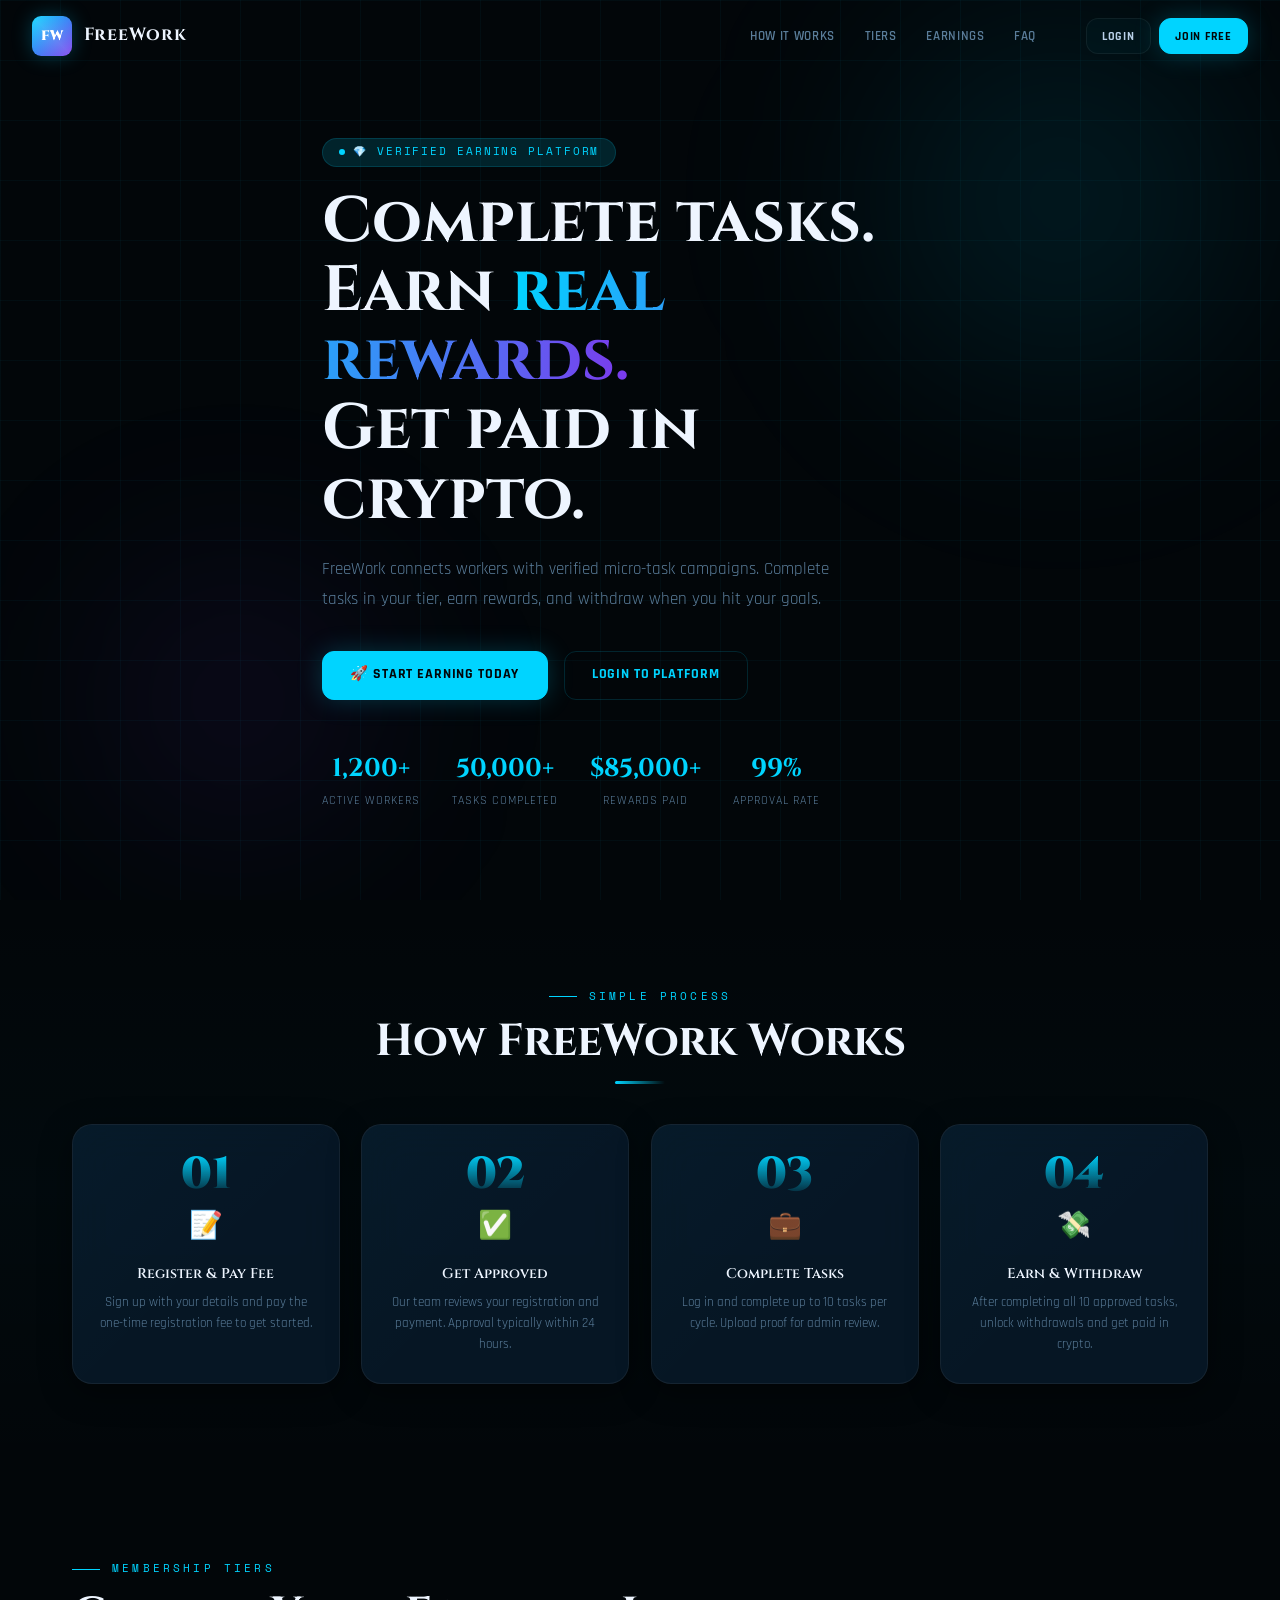
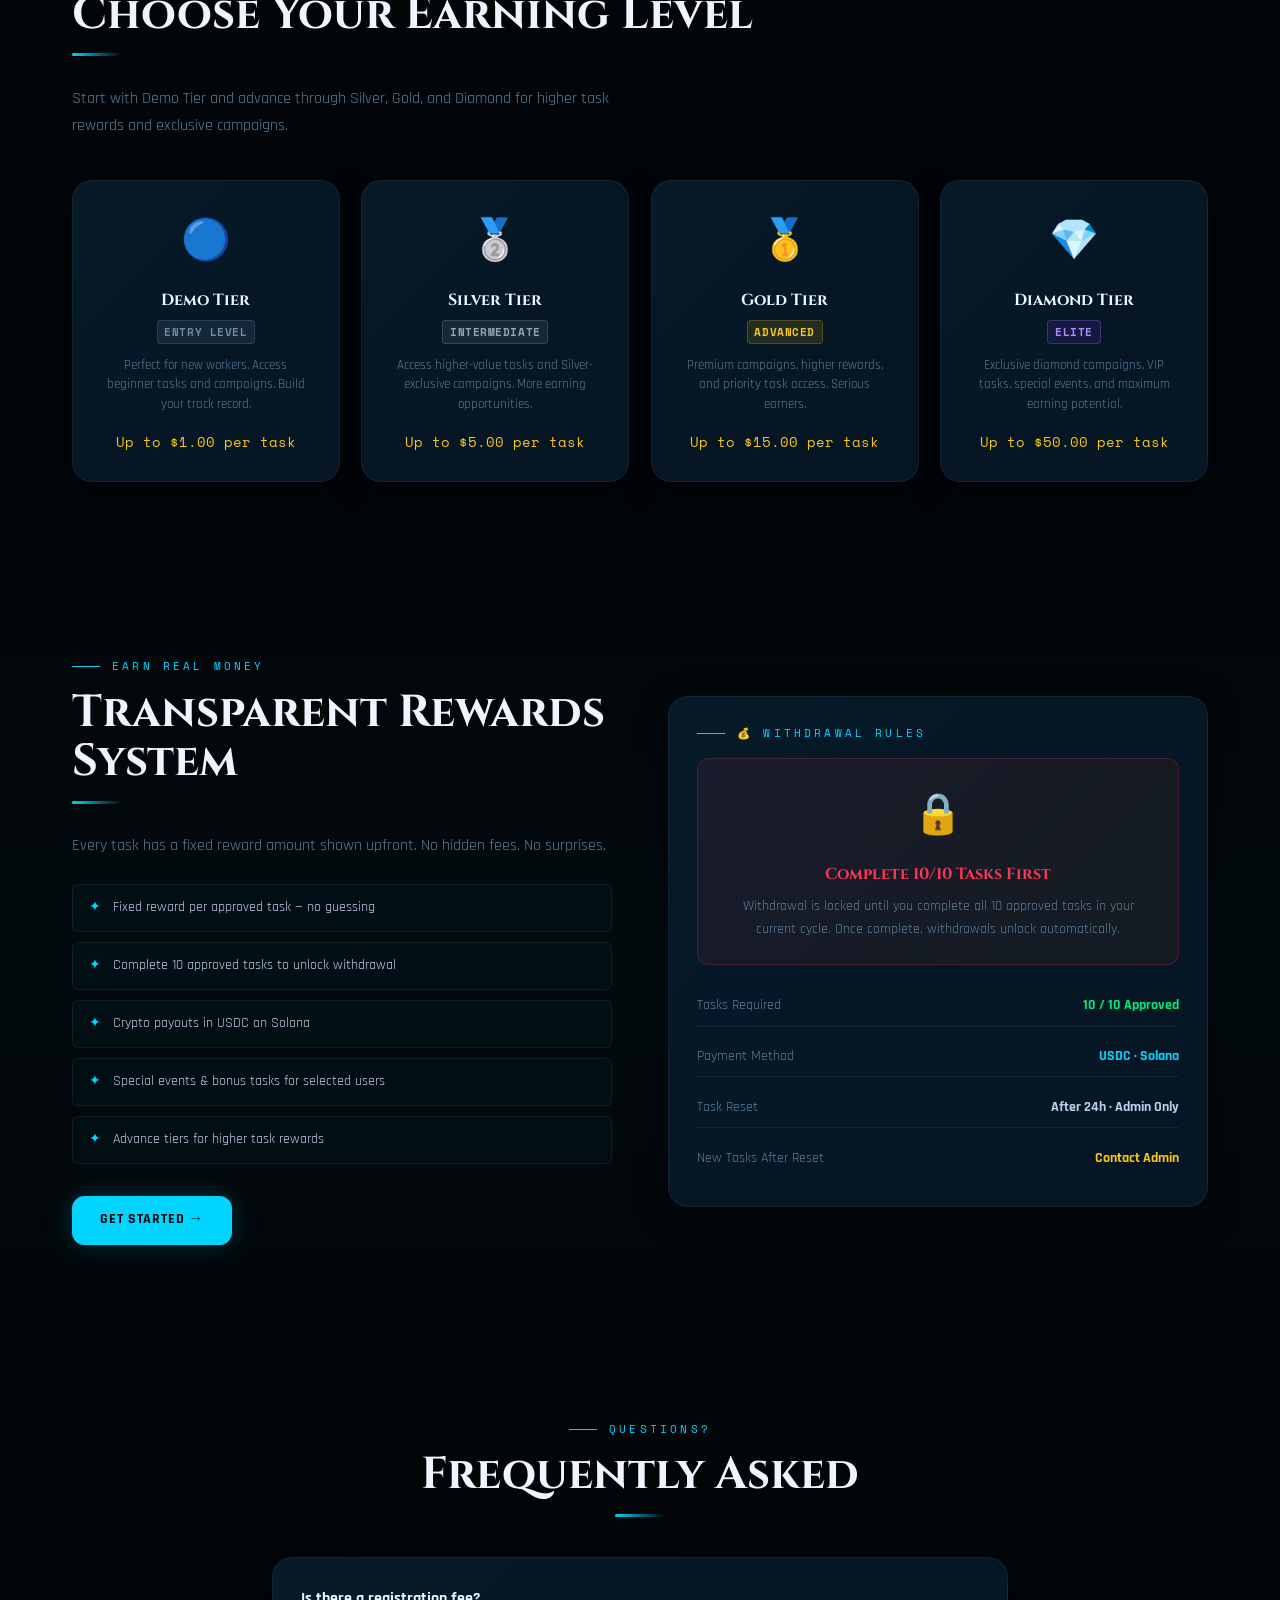
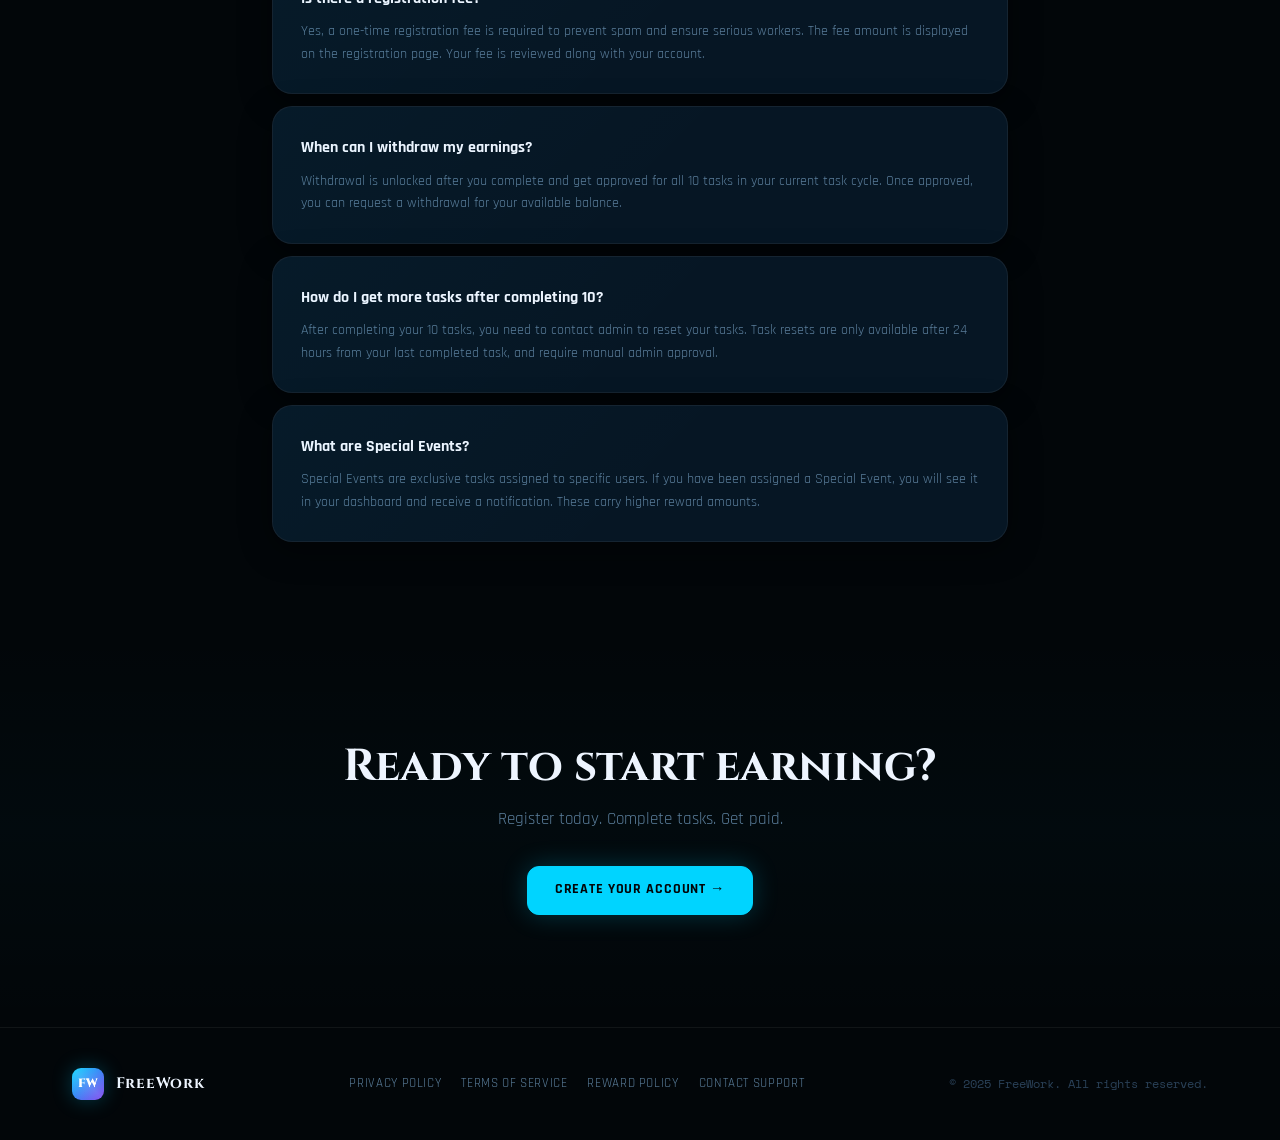
<file: index.html>
<!DOCTYPE html>
<html lang="en">
<head>
<meta charset="UTF-8"/><meta name="viewport" content="width=device-width,initial-scale=1.0"/>
<title>FreeWork — Earn Real Rewards Completing Tasks</title>
<meta name="description" content="Join FreeWork and earn real crypto rewards by completing verified micro-tasks and campaigns. Register today."/>
<link rel="stylesheet" href="style.css"/>
</head>
<body>
<nav class="nav" id="nav">
  <div class="nav-inner">
    <a class="logo" href="index.html"><div class="logo-mark">FW</div><span class="logo-name">FreeWork</span></a>
    <ul class="nav-links">
      <li><a href="#how">How It Works</a></li>
      <li><a href="#tiers">Tiers</a></li>
      <li><a href="#earnings">Earnings</a></li>
      <li><a href="#faq">FAQ</a></li>
    </ul>
    <div class="nav-cta">
      <a href="login.html" class="btn btn-ghost btn-sm">Login</a>
      <a href="register.html" class="btn btn-p btn-sm">Join Free</a>
    </div>
    <div class="nav-ham" id="navHam"><span></span><span></span><span></span></div>
  </div>
</nav>

<!-- HERO -->
<section class="hero" id="home">
  <div class="hero-bg"></div>
  <div class="orb orb1"></div><div class="orb orb2"></div>
  <div class="hero-inner">
    <div class="hero-tag">💎 Verified Earning Platform</div>
    <h1 class="hero-h1">Complete tasks.<br>Earn <span>real rewards.</span><br>Get paid in crypto.</h1>
    <p class="hero-sub">FreeWork connects workers with verified micro-task campaigns. Complete tasks in your tier, earn rewards, and withdraw when you hit your goals.</p>
    <div class="hero-btns">
      <a href="register.html" class="btn btn-p">🚀 Start Earning Today</a>
      <a href="login.html" class="btn btn-s">Login to Platform</a>
    </div>
    <div class="hero-stats">
      <div class="h-stat"><div class="h-stat-val" data-c="1200" data-sfx="+">—</div><div class="h-stat-lbl">Active Workers</div></div>
      <div class="h-stat"><div class="h-stat-val" data-c="50000" data-sfx="+">—</div><div class="h-stat-lbl">Tasks Completed</div></div>
      <div class="h-stat"><div class="h-stat-val" data-c="85000" data-sfx="$+">—</div><div class="h-stat-lbl">Rewards Paid</div></div>
      <div class="h-stat"><div class="h-stat-val" data-c="99" data-sfx="%">—</div><div class="h-stat-lbl">Approval Rate</div></div>
    </div>
  </div>
</section>

<!-- HOW IT WORKS -->
<section class="sec sec-alt" id="how">
  <div class="wrap">
    <div class="reveal" style="text-align:center;margin-bottom:2.5rem">
      <div class="eyebrow" style="justify-content:center">Simple Process</div>
      <h2 class="sec-title" style="text-align:center">How FreeWork Works</h2>
      <div class="rule" style="margin:.8rem auto"></div>
    </div>
    <div class="how-grid">
      <div class="how-card card reveal d1"><div class="how-num">01</div><div class="how-ico">📝</div><div class="how-t">Register & Pay Fee</div><div class="how-d">Sign up with your details and pay the one-time registration fee to get started.</div></div>
      <div class="how-card card reveal d2"><div class="how-num">02</div><div class="how-ico">✅</div><div class="how-t">Get Approved</div><div class="how-d">Our team reviews your registration and payment. Approval typically within 24 hours.</div></div>
      <div class="how-card card reveal d3"><div class="how-num">03</div><div class="how-ico">💼</div><div class="how-t">Complete Tasks</div><div class="how-d">Log in and complete up to 10 tasks per cycle. Upload proof for admin review.</div></div>
      <div class="how-card card reveal d4"><div class="how-num">04</div><div class="how-ico">💸</div><div class="how-t">Earn & Withdraw</div><div class="how-d">After completing all 10 approved tasks, unlock withdrawals and get paid in crypto.</div></div>
    </div>
  </div>
</section>

<!-- TIERS -->
<section class="sec" id="tiers">
  <div class="wrap">
    <div class="reveal">
      <div class="eyebrow">Membership Tiers</div>
      <h2 class="sec-title">Choose Your Earning Level</h2>
      <div class="rule"></div>
      <p class="sec-sub">Start with Demo Tier and advance through Silver, Gold, and Diamond for higher task rewards and exclusive campaigns.</p>
    </div>
    <div class="tier-grid" style="margin-top:2.5rem">
      <div class="tier-card card reveal d1">
        <div class="tier-ico">🔵</div>
        <div class="tier-name">Demo Tier</div>
        <div class="badge tier-demo" style="margin:0 auto .75rem">Entry Level</div>
        <div class="tier-desc">Perfect for new workers. Access beginner tasks and campaigns. Build your track record.</div>
        <div class="tier-reward">Up to $1.00 per task</div>
      </div>
      <div class="tier-card card reveal d2">
        <div class="tier-ico">🥈</div>
        <div class="tier-name">Silver Tier</div>
        <div class="badge tier-silver" style="margin:0 auto .75rem">Intermediate</div>
        <div class="tier-desc">Access higher-value tasks and Silver-exclusive campaigns. More earning opportunities.</div>
        <div class="tier-reward">Up to $5.00 per task</div>
      </div>
      <div class="tier-card card reveal d3">
        <div class="tier-ico">🥇</div>
        <div class="tier-name">Gold Tier</div>
        <div class="badge tier-gold" style="margin:0 auto .75rem">Advanced</div>
        <div class="tier-desc">Premium campaigns, higher rewards, and priority task access. Serious earners.</div>
        <div class="tier-reward">Up to $15.00 per task</div>
      </div>
      <div class="tier-card card reveal d4">
        <div class="tier-ico">💎</div>
        <div class="tier-name">Diamond Tier</div>
        <div class="badge tier-diamond" style="margin:0 auto .75rem">Elite</div>
        <div class="tier-desc">Exclusive diamond campaigns, VIP tasks, special events, and maximum earning potential.</div>
        <div class="tier-reward">Up to $50.00 per task</div>
      </div>
    </div>
  </div>
</section>

<!-- EARNINGS INFO -->
<section class="sec sec-alt" id="earnings">
  <div class="wrap">
    <div style="display:grid;grid-template-columns:1fr 1fr;gap:3.5rem;align-items:center">
      <div class="reveal">
        <div class="eyebrow">Earn Real Money</div>
        <h2 class="sec-title">Transparent Rewards System</h2>
        <div class="rule"></div>
        <p class="sec-sub" style="margin-bottom:1.5rem">Every task has a fixed reward amount shown upfront. No hidden fees. No surprises.</p>
        <ul style="list-style:none;display:flex;flex-direction:column;gap:.62rem">
          <li style="display:flex;align-items:flex-start;gap:.75rem;padding:.7rem 1rem;background:var(--glass);border:1px solid var(--b2);border-radius:var(--r1);font-size:.9rem;color:var(--t2)"><span style="color:var(--cyan);flex-shrink:0">✦</span> Fixed reward per approved task — no guessing</li>
          <li style="display:flex;align-items:flex-start;gap:.75rem;padding:.7rem 1rem;background:var(--glass);border:1px solid var(--b2);border-radius:var(--r1);font-size:.9rem;color:var(--t2)"><span style="color:var(--cyan);flex-shrink:0">✦</span> Complete 10 approved tasks to unlock withdrawal</li>
          <li style="display:flex;align-items:flex-start;gap:.75rem;padding:.7rem 1rem;background:var(--glass);border:1px solid var(--b2);border-radius:var(--r1);font-size:.9rem;color:var(--t2)"><span style="color:var(--cyan);flex-shrink:0">✦</span> Crypto payouts in USDC on Solana</li>
          <li style="display:flex;align-items:flex-start;gap:.75rem;padding:.7rem 1rem;background:var(--glass);border:1px solid var(--b2);border-radius:var(--r1);font-size:.9rem;color:var(--t2)"><span style="color:var(--cyan);flex-shrink:0">✦</span> Special events &amp; bonus tasks for selected users</li>
          <li style="display:flex;align-items:flex-start;gap:.75rem;padding:.7rem 1rem;background:var(--glass);border:1px solid var(--b2);border-radius:var(--r1);font-size:.9rem;color:var(--t2)"><span style="color:var(--cyan);flex-shrink:0">✦</span> Advance tiers for higher task rewards</li>
        </ul>
        <div style="margin-top:2rem"><a href="register.html" class="btn btn-p">Get Started →</a></div>
      </div>
      <div class="reveal d2">
        <div class="card card-p">
          <div class="eyebrow" style="margin-bottom:1rem">💰 Withdrawal Rules</div>
          <div class="wd-locked" style="margin-bottom:1.25rem">
            <div class="wd-locked-ico">🔒</div>
            <div class="wd-locked-t">Complete 10/10 Tasks First</div>
            <div class="wd-locked-msg">Withdrawal is locked until you complete all 10 approved tasks in your current cycle. Once complete, withdrawals unlock automatically.</div>
          </div>
          <div style="display:flex;flex-direction:column;gap:.62rem">
            <div style="display:flex;justify-content:space-between;padding:.55rem 0;border-bottom:1px solid var(--b2);font-size:.85rem"><span style="color:var(--t3)">Tasks Required</span><span style="color:var(--green);font-weight:700">10 / 10 Approved</span></div>
            <div style="display:flex;justify-content:space-between;padding:.55rem 0;border-bottom:1px solid var(--b2);font-size:.85rem"><span style="color:var(--t3)">Payment Method</span><span style="color:var(--cyan);font-weight:700">USDC · Solana</span></div>
            <div style="display:flex;justify-content:space-between;padding:.55rem 0;border-bottom:1px solid var(--b2);font-size:.85rem"><span style="color:var(--t3)">Task Reset</span><span style="color:var(--t2);font-weight:700">After 24h · Admin Only</span></div>
            <div style="display:flex;justify-content:space-between;padding:.55rem 0;font-size:.85rem"><span style="color:var(--t3)">New Tasks After Reset</span><span style="color:var(--gold);font-weight:700">Contact Admin</span></div>
          </div>
        </div>
      </div>
    </div>
  </div>
</section>

<!-- FAQ -->
<section class="sec" id="faq">
  <div class="wrap" style="max-width:800px">
    <div class="reveal" style="text-align:center;margin-bottom:2.5rem">
      <div class="eyebrow" style="justify-content:center">Questions?</div>
      <h2 class="sec-title" style="text-align:center">Frequently Asked</h2>
      <div class="rule" style="margin:.8rem auto"></div>
    </div>
    <div style="display:flex;flex-direction:column;gap:.75rem">
      <div class="card card-p reveal d1">
        <div style="font-weight:700;color:var(--t1);margin-bottom:.5rem">Is there a registration fee?</div>
        <div style="font-size:.88rem;color:var(--t3);line-height:1.6">Yes, a one-time registration fee is required to prevent spam and ensure serious workers. The fee amount is displayed on the registration page. Your fee is reviewed along with your account.</div>
      </div>
      <div class="card card-p reveal d2">
        <div style="font-weight:700;color:var(--t1);margin-bottom:.5rem">When can I withdraw my earnings?</div>
        <div style="font-size:.88rem;color:var(--t3);line-height:1.6">Withdrawal is unlocked after you complete and get approved for all 10 tasks in your current task cycle. Once approved, you can request a withdrawal for your available balance.</div>
      </div>
      <div class="card card-p reveal d3">
        <div style="font-weight:700;color:var(--t1);margin-bottom:.5rem">How do I get more tasks after completing 10?</div>
        <div style="font-size:.88rem;color:var(--t3);line-height:1.6">After completing your 10 tasks, you need to contact admin to reset your tasks. Task resets are only available after 24 hours from your last completed task, and require manual admin approval.</div>
      </div>
      <div class="card card-p reveal d4">
        <div style="font-weight:700;color:var(--t1);margin-bottom:.5rem">What are Special Events?</div>
        <div style="font-size:.88rem;color:var(--t3);line-height:1.6">Special Events are exclusive tasks assigned to specific users. If you have been assigned a Special Event, you will see it in your dashboard and receive a notification. These carry higher reward amounts.</div>
      </div>
    </div>
  </div>
</section>

<!-- CTA -->
<section class="sec sec-alt" style="text-align:center;padding:7rem 0">
  <div class="wrap">
    <div class="reveal">
      <h2 class="sec-title">Ready to start earning?</h2>
      <p style="font-size:1.05rem;color:var(--t3);margin-bottom:2rem">Register today. Complete tasks. Get paid.</p>
      <a href="register.html" class="btn btn-p">Create Your Account →</a>
    </div>
  </div>
</section>

<!-- FOOTER -->
<footer class="footer">
  <div class="footer-in">
    <a class="logo" href="index.html"><div class="logo-mark" style="width:32px;height:32px;font-size:.75rem">FW</div><span class="logo-name" style="font-size:.95rem">FreeWork</span></a>
    <ul class="footer-links">
      <li><a href="#">Privacy Policy</a></li>
      <li><a href="#">Terms of Service</a></li>
      <li><a href="#">Reward Policy</a></li>
      <li><a href="#">Contact Support</a></li>
    </ul>
    <span class="footer-copy">© 2025 FreeWork. All rights reserved.</span>
  </div>
</footer>

<script src="core.js"></script>
<script>
// Redirect if already logged in
if(FW.auth.session()) window.location.href='platform.html';

// Nav scroll
const nav=document.getElementById('nav');
window.addEventListener('scroll',()=>nav.classList.toggle('scrolled',window.scrollY>55),{passive:true});

// Counters
function animCount(el,target,sfx){
  const dur=1800,start=performance.now();
  const tick=now=>{
    const p=Math.min((now-start)/dur,1);
    const e=1-Math.pow(1-p,3);
    const v=Math.floor(target*e);
    el.textContent=(sfx.startsWith('$')?'$':'')+v.toLocaleString()+(sfx.startsWith('$')?sfx.slice(1):sfx);
    if(p<1)requestAnimationFrame(tick);
  };
  requestAnimationFrame(tick);
}
const obs=new IntersectionObserver(entries=>{
  entries.forEach(e=>{if(e.isIntersecting){animCount(e.target,+e.target.dataset.c,e.target.dataset.sfx||'');obs.unobserve(e.target)}});
},{threshold:0.5});
document.querySelectorAll('[data-c]').forEach(el=>obs.observe(el));

// Reveal
const robs=new IntersectionObserver(entries=>{entries.forEach(e=>{if(e.isIntersecting){e.target.classList.add('vis');robs.unobserve(e.target)}});},{threshold:0.1});
document.querySelectorAll('.reveal').forEach(el=>robs.observe(el));
</script>
</body>
</html>
</file>
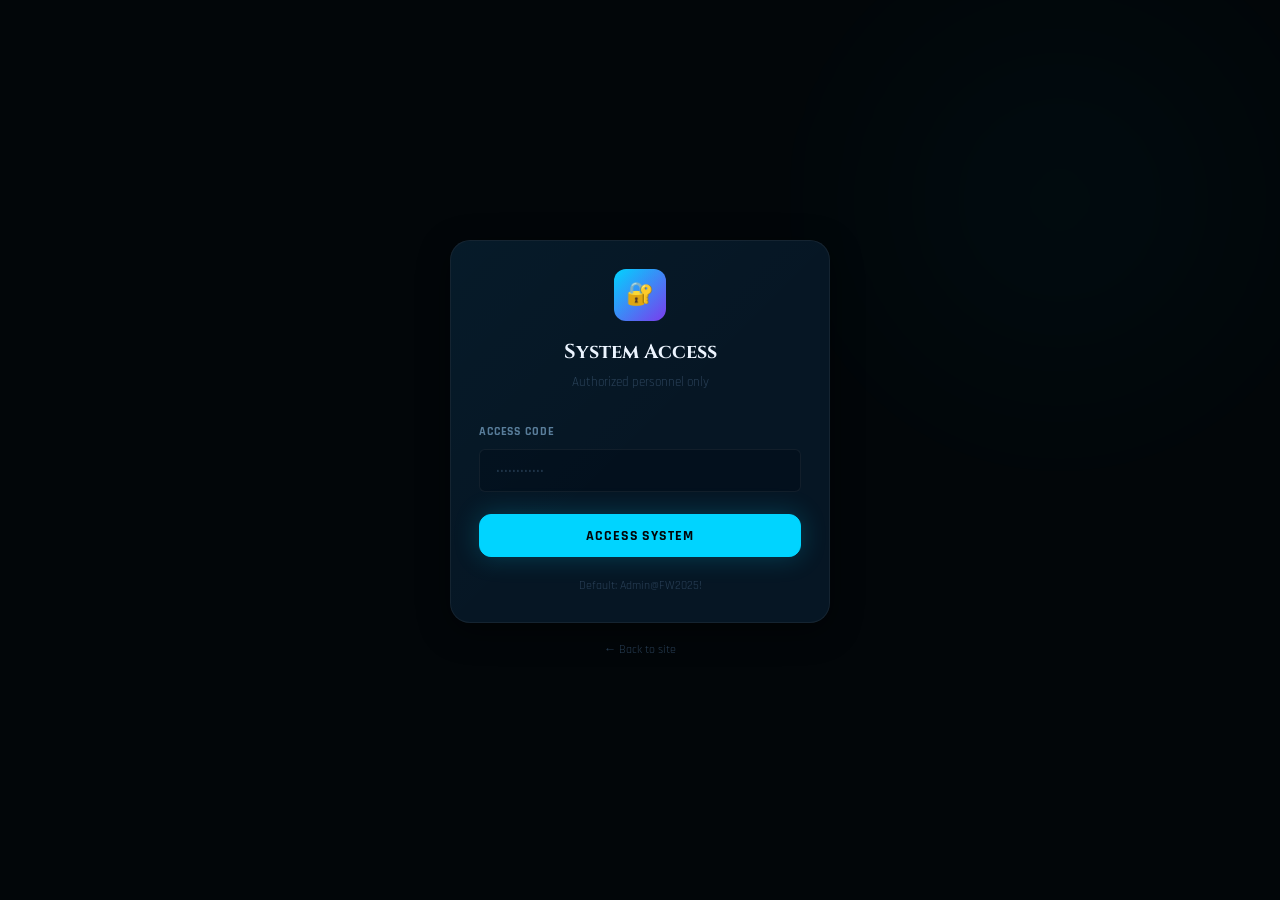
<file: admin-login.html>
<!DOCTYPE html>
<html lang="en">
<head>
<meta charset="UTF-8"/><meta name="viewport" content="width=device-width,initial-scale=1.0"/>
<title>System Access</title>
<link rel="stylesheet" href="style.css"/>
</head>
<body style="min-height:100vh;display:flex;align-items:center;justify-content:center;padding:2rem;background:var(--void);overflow:hidden;position:relative">
<div class="orb orb1" style="opacity:.3"></div>
<div style="width:100%;max-width:380px;position:relative;z-index:1">
  <div class="card card-p">
    <div style="text-align:center;margin-bottom:1.75rem">
      <div style="width:52px;height:52px;background:linear-gradient(135deg,var(--cyan),var(--violet));border-radius:12px;display:flex;align-items:center;justify-content:center;font-size:1.4rem;margin:0 auto .9rem">🔐</div>
      <h2 style="font-family:var(--fd);font-size:1.25rem;font-weight:700;color:var(--t1);margin-bottom:.25rem">System Access</h2>
      <p style="font-size:.83rem;color:var(--t4)">Authorized personnel only</p>
    </div>
    <div class="nbar danger" id="errBar" style="display:none;margin-bottom:1rem"><span class="nbar-ico">❌</span><span id="errMsg">Invalid credentials.</span></div>
    <form id="adminLoginForm">
      <div class="fg"><label class="flabel">Access Code</label>
        <input class="finput" type="password" id="adminPass" placeholder="••••••••••••" required autocomplete="off"/>
      </div>
      <button type="submit" class="btn btn-p btn-full" id="loginBtn" style="margin-top:.25rem">Access System</button>
    </form>
    <div style="margin-top:1.25rem;font-size:.72rem;color:var(--t4);text-align:center;line-height:1.5">
      Default: Admin@FW2025!<br>
      <span style="color:var(--void)"><!-- Hidden admin panel --></span>
    </div>
  </div>
  <a href="index.html" style="display:block;text-align:center;margin-top:1rem;font-size:.78rem;color:var(--t4)">← Back to site</a>
</div>
<script src="core.js"></script>
<script>
if(FW.auth.adminSession()) window.location.href='admin.html';
document.getElementById('adminLoginForm').addEventListener('submit',function(e){
  e.preventDefault();
  const btn=document.getElementById('loginBtn');
  const err=document.getElementById('errBar');
  btn.textContent='Verifying...'; btn.disabled=true; err.style.display='none';
  setTimeout(()=>{
    if(FW.auth.adminLogin(document.getElementById('adminPass').value)){
      window.location.href='admin.html';
    } else {
      document.getElementById('errMsg').textContent='Invalid access code.';
      err.style.display='flex'; btn.textContent='Access System'; btn.disabled=false;
    }
  },600);
});
</script>
</body>
</html>
</file>
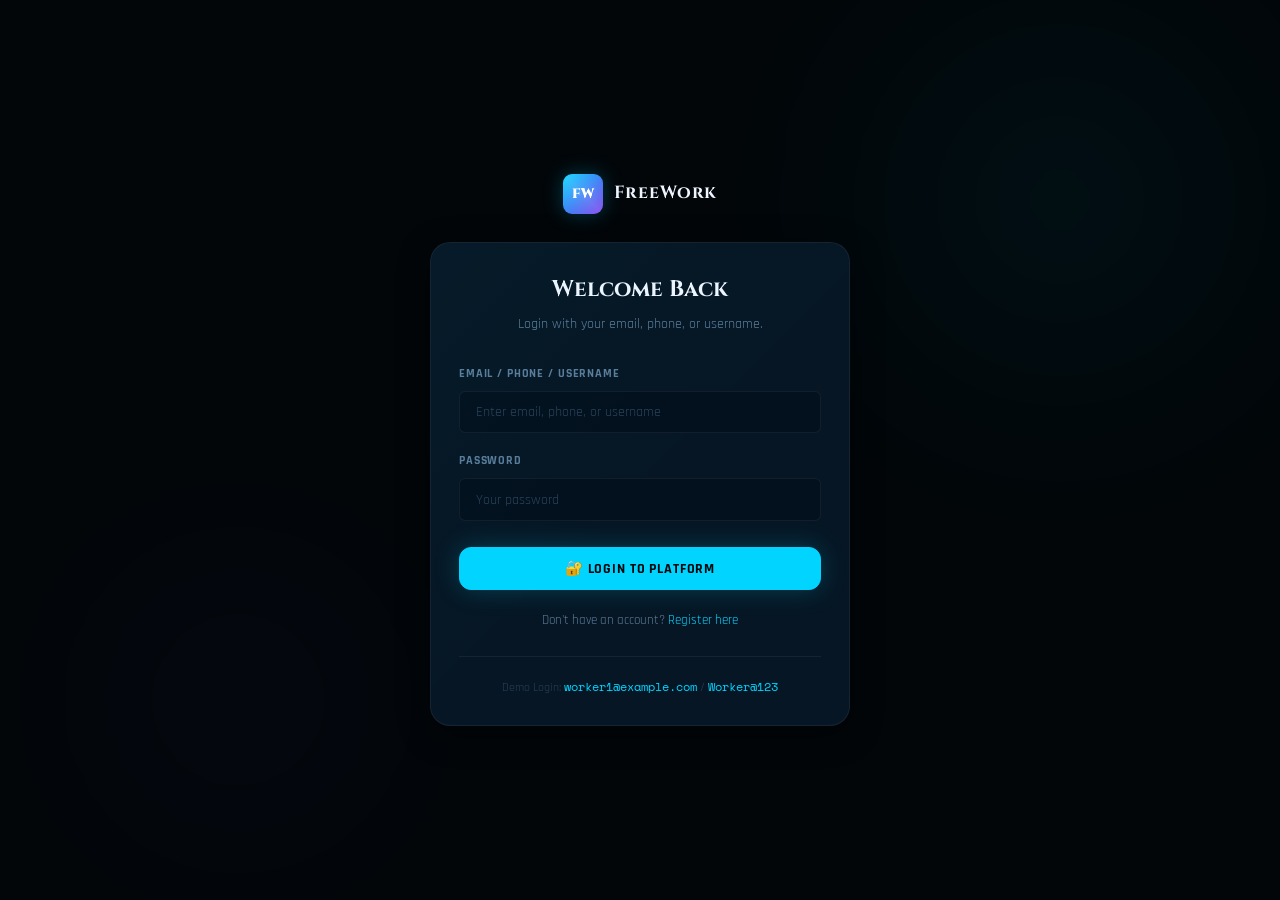
<file: admin.html>
<!DOCTYPE html>
<html lang="en">
<head>
<meta charset="UTF-8"/><meta name="viewport" content="width=device-width,initial-scale=1.0"/>
<title>FW Control System</title>
<link rel="stylesheet" href="style.css"/>
<style>
body.admin-body{display:flex;min-height:100vh}
.ad-sb{width:250px;height:100vh;position:fixed;left:0;top:0;background:var(--deep);border-right:1px solid var(--b2);display:flex;flex-direction:column;z-index:200;overflow-y:auto;transition:transform .3s ease}
.ad-sb-logo{display:flex;align-items:center;gap:.65rem;padding:1.2rem;border-bottom:1px solid var(--b2)}
.ad-sb-menu{list-style:none;padding:.65rem .55rem;flex:1}
.ad-sb-menu li{margin-bottom:.14rem}
.ad-sb-menu a{display:flex;align-items:center;gap:.62rem;padding:.65rem .88rem;border-radius:var(--r1);color:var(--t3);font-size:.8rem;font-weight:600;text-transform:uppercase;letter-spacing:.04em;transition:var(--tx);cursor:pointer;text-decoration:none}
.ad-sb-menu a:hover{background:var(--glass-h);color:var(--t1)}
.ad-sb-menu a.active{background:var(--cyan-d);color:var(--cyan);border:1px solid var(--b1)}
.ad-sb-badge{margin-left:auto;background:var(--red);color:#fff;font-size:.55rem;padding:.08em .42em;border-radius:10px;font-family:var(--fm)}
.ad-sb-foot{padding:.75rem;border-top:1px solid var(--b2)}
.ad-sb-foot a{display:flex;align-items:center;gap:.45rem;font-size:.75rem;color:var(--t4);padding:.38rem;text-decoration:none}
.ad-sb-foot a:hover{color:var(--red)}
.ad-main{margin-left:250px;flex:1;display:flex;flex-direction:column;min-height:100vh}
.ad-tb{height:58px;background:var(--deep);border-bottom:1px solid var(--b2);display:flex;align-items:center;padding:0 1.75rem;gap:1rem;position:sticky;top:0;z-index:100}
.ad-tb-title{font-family:var(--fd);font-size:.93rem;font-weight:600;color:var(--t1)}
.ad-ham{display:none;flex-direction:column;gap:4px;cursor:pointer;padding:.5rem}
.ad-ham span{width:20px;height:2px;background:var(--t2);border-radius:2px}
.ad-content{flex:1;padding:1.75rem}
.ad-sec{display:none}
.ad-sec.active{display:block;animation:sfade .25s ease}
.ad-ov{display:none;position:fixed;inset:0;background:rgba(2,6,9,.7);z-index:199}
.ad-ov.show{display:block}
.tw{overflow-x:auto;border-radius:var(--r2);border:1px solid var(--b2)}
table{width:100%;border-collapse:collapse;font-size:.82rem;min-width:700px}
thead th{padding:.75rem .9rem;text-align:left;font-family:var(--fm);font-size:.58rem;letter-spacing:.12em;text-transform:uppercase;color:var(--t4);background:var(--surface);border-bottom:1px solid var(--b2);white-space:nowrap}
tbody td{padding:.75rem .9rem;border-bottom:1px solid var(--b2);color:var(--t2);vertical-align:middle}
tbody tr:last-child td{border-bottom:none}
tbody tr:hover td{background:var(--glass)}
.abtns{display:flex;gap:.28rem;flex-wrap:wrap}
.tc2{display:flex;gap:.75rem;align-items:center;margin-bottom:.9rem;flex-wrap:wrap}
.si{flex:1;min-width:160px;padding:.52rem .9rem;background:rgba(4,16,30,.95);border:1px solid var(--b2);border-radius:var(--r1);color:var(--t1);font-size:.83rem}
.si:focus{border-color:var(--cyan);outline:none;box-shadow:0 0 0 2px var(--cyan-d)}
.si::placeholder{color:var(--t4)}
.fs{padding:.52rem .9rem;background:rgba(4,16,30,.95);border:1px solid var(--b2);border-radius:var(--r1);color:var(--t2);font-size:.81rem;cursor:pointer}
.sg{display:grid;grid-template-columns:repeat(4,1fr);gap:.9rem;margin-bottom:1.4rem}
.sc{padding:1.1rem}
.sc-lbl{font-family:var(--fm);font-size:.58rem;letter-spacing:.15em;text-transform:uppercase;color:var(--t4);margin-bottom:.5rem}
.sc-val{font-family:var(--fd);font-size:1.75rem;font-weight:700;color:var(--t1);line-height:1;margin-bottom:.15rem}
.sc-sub{font-size:.7rem;color:var(--t3)}
.setg{display:grid;grid-template-columns:1fr 1fr;gap:1.5rem}
.set-grp{padding:1.6rem}
.set-grp-t{font-family:var(--fd);font-size:.88rem;font-weight:700;color:var(--t1);margin-bottom:1rem;padding-bottom:.65rem;border-bottom:1px solid var(--b2)}
.set-row{display:flex;align-items:center;justify-content:space-between;padding:.65rem 0;border-bottom:1px solid var(--b2);gap:1rem;flex-wrap:wrap}
.set-row:last-child{border-bottom:none}
.set-n{font-size:.84rem;font-weight:600;color:var(--t2)}
.set-d{font-size:.7rem;color:var(--t4)}
.set-inp{width:130px;padding:.38rem .65rem;background:rgba(4,16,30,.95);border:1px solid var(--b2);border-radius:var(--r1);color:var(--t1);font-size:.83rem;text-align:right}
.set-inp:focus{border-color:var(--cyan);outline:none}
.uc{display:flex;align-items:center;gap:.5rem}
.uav{width:30px;height:30px;background:linear-gradient(135deg,var(--cyan),var(--violet));border-radius:50%;display:flex;align-items:center;justify-content:center;font-size:.65rem;font-weight:700;color:#fff;flex-shrink:0}
.un{font-weight:600;color:var(--t1);font-size:.85rem}
.ue{font-size:.71rem;color:var(--t3)}
.mono{font-family:var(--fm);font-size:.71rem;color:var(--cyan)}
.rb{display:inline-flex;align-items:center;padding:.15em .5em;border-radius:4px;font-family:var(--fm);font-size:.67rem;font-weight:700}
.rl{background:var(--green-d);color:var(--green)}.rr{background:var(--gold-d);color:var(--gold)}.rs{background:var(--red-d);color:var(--red)}
@media(max-width:768px){.ad-sb{transform:translateX(-100%)}.ad-sb.open{transform:translateX(0)}.ad-main{margin-left:0}.ad-ham{display:flex}.sg{grid-template-columns:1fr 1fr}.setg{grid-template-columns:1fr}}
</style>
</head>
<body class="admin-body">
<div class="ad-ov" id="adOv"></div>

<!-- ADMIN SIDEBAR -->
<aside class="ad-sb" id="adSb">
  <div class="ad-sb-logo">
    <div class="logo-mark" style="width:32px;height:32px;font-size:.75rem">FW</div>
    <div>
      <div style="font-family:var(--fd);font-size:.9rem;font-weight:700;color:var(--t1)">Control Panel</div>
      <div style="font-size:.65rem;color:var(--t4)">Admin System</div>
    </div>
  </div>
  <ul class="ad-sb-menu">
    <li><a href="#" data-as="overview" class="active">📊 Overview</a></li>
    <li><a href="#" data-as="registrations">📝 Registrations <span class="ad-sb-badge" id="sbRegBadge">0</span></a></li>
    <li><a href="#" data-as="users">👥 Users</a></li>
    <li><a href="#" data-as="tasks">💼 Tasks</a></li>
    <li><a href="#" data-as="upload-task">📤 Upload Task</a></li>
    <li><a href="#" data-as="campaigns">🚀 Campaigns</a></li>
    <li><a href="#" data-as="upload-campaign">➕ New Campaign</a></li>
    <li><a href="#" data-as="events">⭐ Special Events</a></li>
    <li><a href="#" data-as="create-event">✨ Create Event</a></li>
    <li><a href="#" data-as="submissions">📸 Submissions <span class="ad-sb-badge" id="sbSubBadge">0</span></a></li>
    <li><a href="#" data-as="deposits">💳 Deposits <span class="ad-sb-badge" id="sbDepBadge">0</span></a></li>
    <li><a href="#" data-as="withdrawals">💸 Withdrawals <span class="ad-sb-badge" id="sbWdBadge">0</span></a></li>
    <li><a href="#" data-as="notifications-admin">🔔 Send Notification</a></li>
    <li><a href="#" data-as="audit">📋 Audit Log</a></li>
    <li><a href="#" data-as="settings-admin">⚙️ Settings</a></li>
  </ul>
  <div class="ad-sb-foot">
    <a href="#" id="adLogout">🚪 Logout</a>
  </div>
</aside>

<!-- MAIN -->
<main class="ad-main">
  <header class="ad-tb">
    <div class="ad-ham" id="adHam"><span></span><span></span><span></span></div>
    <span class="ad-tb-title" id="adTbTitle">Overview</span>
    <div style="margin-left:auto;display:flex;align-items:center;gap:.75rem">
      <span style="font-size:.75rem;color:var(--t4);font-family:var(--fm)">ADMIN</span>
      <div style="width:30px;height:30px;background:linear-gradient(135deg,var(--red),var(--violet));border-radius:50%;display:flex;align-items:center;justify-content:center;font-size:.65rem;font-weight:700;color:#fff">AD</div>
    </div>
  </header>

  <div class="ad-content">

    <!-- ══ OVERVIEW ══ -->
    <section class="ad-sec active" id="as-overview">
      <div class="sg" id="ovStats"></div>
      <div style="display:grid;grid-template-columns:1fr 1fr;gap:1.25rem">
        <div class="card card-p">
          <div style="font-family:var(--fd);font-size:.9rem;font-weight:700;color:var(--t1);margin-bottom:1rem">⚡ Pending Actions</div>
          <div id="pendingActions" style="display:flex;flex-direction:column;gap:.6rem"></div>
        </div>
        <div class="card card-p">
          <div style="font-family:var(--fd);font-size:.9rem;font-weight:700;color:var(--t1);margin-bottom:1rem">📊 Quick Stats</div>
          <div id="quickStats" style="display:flex;flex-direction:column;gap:.5rem"></div>
        </div>
      </div>
    </section>

    <!-- ══ REGISTRATIONS ══ -->
    <section class="ad-sec" id="as-registrations">
      <div style="display:flex;align-items:center;justify-content:space-between;margin-bottom:1.25rem;flex-wrap:wrap;gap:.75rem">
        <div><div style="font-family:var(--fd);font-size:1.15rem;font-weight:700;color:var(--t1)">Registration Requests</div><div style="font-size:.82rem;color:var(--t3)">Review and approve new user registrations</div></div>
      </div>
      <div class="tc2">
        <input type="text" class="si" placeholder="Search registrations..." id="regSearch"/>
        <select class="fs" id="regFilter"><option value="">All Statuses</option><option value="pending">Pending</option><option value="approved">Approved</option><option value="rejected">Rejected</option></select>
      </div>
      <div class="tw card" style="padding:0"><table id="regTable">
        <thead><tr><th>User</th><th>Contact</th><th>Country</th><th>TXID</th><th>Screenshot</th><th>Status</th><th>Submitted</th><th>Actions</th></tr></thead>
        <tbody id="regBody"></tbody>
      </table></div>
    </section>

    <!-- ══ USERS ══ -->
    <section class="ad-sec" id="as-users">
      <div style="font-family:var(--fd);font-size:1.15rem;font-weight:700;color:var(--t1);margin-bottom:1.25rem">User Management</div>
      <div class="tc2">
        <input type="text" class="si" placeholder="Search users..." id="userSearch"/>
        <select class="fs" id="userTierFilter"><option value="">All Tiers</option><option value="demo">Demo</option><option value="silver">Silver</option><option value="gold">Gold</option><option value="diamond">Diamond</option></select>
        <select class="fs" id="userStatusFilter"><option value="">All Statuses</option><option value="approved">Approved</option><option value="pending">Pending</option><option value="rejected">Rejected</option><option value="suspended">Suspended</option></select>
      </div>
      <div class="tw card" style="padding:0"><table id="userTable">
        <thead><tr><th>User</th><th>Tier</th><th>Balance</th><th>Tasks</th><th>Approved</th><th>Eligible</th><th>Last Task</th><th>Status</th><th>Actions</th></tr></thead>
        <tbody id="userBody"></tbody>
      </table></div>
    </section>

    <!-- ══ TASKS ══ -->
    <section class="ad-sec" id="as-tasks">
      <div style="display:flex;align-items:center;justify-content:space-between;margin-bottom:1.25rem;flex-wrap:wrap;gap:.75rem">
        <div style="font-family:var(--fd);font-size:1.15rem;font-weight:700;color:var(--t1)">Task Management</div>
        <button class="btn btn-p btn-sm" onclick="adNav('upload-task')">+ Upload New Task</button>
      </div>
      <div class="tw card" style="padding:0"><table>
        <thead><tr><th>Title</th><th>Tier</th><th>Type</th><th>Reward</th><th>Status</th><th>Created</th><th>Actions</th></tr></thead>
        <tbody id="taskAdminBody"></tbody>
      </table></div>
    </section>

    <!-- ══ UPLOAD TASK ══ -->
    <section class="ad-sec" id="as-upload-task">
      <div style="font-family:var(--fd);font-size:1.15rem;font-weight:700;color:var(--t1);margin-bottom:1.25rem">Upload New Task</div>
      <div class="card card-p" style="max-width:700px">
        <div id="taskUploadSuccess" class="nbar success" style="display:none;margin-bottom:1rem"><span class="nbar-ico">✅</span><span>Task created successfully!</span></div>
        <div style="display:grid;grid-template-columns:1fr 1fr;gap:1.1rem">
          <div class="fg"><label class="flabel">Task Title *</label><input class="finput" id="tuTitle" placeholder="Task title"/></div>
          <div class="fg"><label class="flabel">Reward Amount ($) *</label><input class="finput" type="number" id="tuReward" placeholder="0.50" step="0.01" min="0"/></div>
        </div>
        <div class="fg"><label class="flabel">Description *</label><textarea class="ftextarea" id="tuDesc" placeholder="Describe exactly what workers need to do..."></textarea></div>
        <div class="fg"><label class="flabel">Task Link</label><input class="finput" id="tuLink" placeholder="https://..."/></div>
        <div style="display:grid;grid-template-columns:1fr 1fr;gap:1.1rem">
          <div class="fg"><label class="flabel">Tier *</label>
            <select class="fselect" id="tuTier"><option value="all">All Tiers</option><option value="demo">Demo</option><option value="silver">Silver</option><option value="gold">Gold</option><option value="diamond">Diamond</option></select>
          </div>
          <div class="fg"><label class="flabel">Task Type *</label>
            <select class="fselect" id="tuType" onchange="toggleAssigned()">
              <option value="normal">Normal Campaign</option>
              <option value="new-user">New User Campaign</option>
              <option value="specific">Specific Person</option>
              <option value="shared">Shared Campaign</option>
            </select>
          </div>
        </div>
        <div class="fg"><label class="flabel">Max Completions (0=unlimited)</label><input class="finput" type="number" id="tuMax" value="0" min="0"/></div>
        <div class="fg" id="tuAssignedWrap" style="display:none">
          <label class="flabel">Assign to User *</label>
          <select class="fselect" id="tuAssigned"><option value="">Select user...</option></select>
        </div>
        <div style="display:flex;gap:.75rem;margin-top:.5rem">
          <button class="btn btn-p" id="tuSubmitBtn">📤 Create Task</button>
          <button class="btn btn-ghost" onclick="document.getElementById('as-upload-task').querySelectorAll('input,select,textarea').forEach(el=>el.tagName==='SELECT'?el.selectedIndex=0:el.value='');document.getElementById('taskUploadSuccess').style.display='none'">Reset</button>
        </div>
      </div>
    </section>

    <!-- ══ CAMPAIGNS ══ -->
    <section class="ad-sec" id="as-campaigns">
      <div style="display:flex;align-items:center;justify-content:space-between;margin-bottom:1.25rem;flex-wrap:wrap;gap:.75rem">
        <div style="font-family:var(--fd);font-size:1.15rem;font-weight:700;color:var(--t1)">Campaigns</div>
        <button class="btn btn-p btn-sm" onclick="adNav('upload-campaign')">+ New Campaign</button>
      </div>
      <div class="tw card" style="padding:0"><table>
        <thead><tr><th>Title</th><th>Type</th><th>Tier</th><th>Reward</th><th>Status</th><th>Created</th><th>Actions</th></tr></thead>
        <tbody id="campAdminBody"></tbody>
      </table></div>
    </section>

    <!-- ══ NEW CAMPAIGN ══ -->
    <section class="ad-sec" id="as-upload-campaign">
      <div style="font-family:var(--fd);font-size:1.15rem;font-weight:700;color:var(--t1);margin-bottom:1.25rem">Create New Campaign</div>
      <div class="card card-p" style="max-width:700px">
        <div id="campSuccess" class="nbar success" style="display:none;margin-bottom:1rem"><span class="nbar-ico">✅</span><span>Campaign created!</span></div>
        <div class="fg"><label class="flabel">Campaign Title *</label><input class="finput" id="cpTitle" placeholder="Campaign title"/></div>
        <div class="fg"><label class="flabel">Description *</label><textarea class="ftextarea" id="cpDesc" placeholder="Campaign description..."></textarea></div>
        <div style="display:grid;grid-template-columns:1fr 1fr;gap:1.1rem">
          <div class="fg"><label class="flabel">Type *</label>
            <select class="fselect" id="cpType" onchange="toggleCampAssigned()">
              <option value="normal">Normal Campaign</option>
              <option value="new-user">New User Campaign</option>
              <option value="specific">Specific Person</option>
              <option value="shared">Shared Campaign</option>
            </select>
          </div>
          <div class="fg"><label class="flabel">Tier</label>
            <select class="fselect" id="cpTier"><option value="all">All Tiers</option><option value="demo">Demo</option><option value="silver">Silver</option><option value="gold">Gold</option><option value="diamond">Diamond</option></select>
          </div>
        </div>
        <div class="fg"><label class="flabel">Reward ($)</label><input class="finput" type="number" id="cpReward" value="0" step="0.01" min="0"/></div>
        <div class="fg" id="cpAssignedWrap" style="display:none">
          <label class="flabel">Assign to User *</label>
          <select class="fselect" id="cpAssigned"><option value="">Select user...</option></select>
        </div>
        <button class="btn btn-p" id="cpSubmitBtn">🚀 Create Campaign</button>
      </div>
    </section>

    <!-- ══ SPECIAL EVENTS ══ -->
    <section class="ad-sec" id="as-events">
      <div style="display:flex;align-items:center;justify-content:space-between;margin-bottom:1.25rem;flex-wrap:wrap;gap:.75rem">
        <div style="font-family:var(--fd);font-size:1.15rem;font-weight:700;color:var(--t1)">Special Events</div>
        <button class="btn btn-p btn-sm" onclick="adNav('create-event')">✨ Create Event</button>
      </div>
      <div class="tw card" style="padding:0"><table>
        <thead><tr><th>Title</th><th>Assigned User</th><th>Reward</th><th>Status</th><th>Submission</th><th>End Date</th><th>Actions</th></tr></thead>
        <tbody id="evAdminBody"></tbody>
      </table></div>
    </section>

    <!-- ══ CREATE EVENT ══ -->
    <section class="ad-sec" id="as-create-event">
      <div style="font-family:var(--fd);font-size:1.15rem;font-weight:700;color:var(--t1);margin-bottom:1.25rem">Create Special Event</div>
      <div class="card card-p" style="max-width:700px">
        <div id="evSuccess" class="nbar success" style="display:none;margin-bottom:1rem"><span class="nbar-ico">✅</span><span>Special event created and user notified!</span></div>
        <div class="fg"><label class="flabel">Event Title *</label><input class="finput" id="evTitle" placeholder="Special event title"/></div>
        <div class="fg"><label class="flabel">Description *</label><textarea class="ftextarea" id="evDesc" placeholder="Describe the special event task..."></textarea></div>
        <div class="fg"><label class="flabel">Event Link</label><input class="finput" id="evLink" placeholder="https://..."/></div>
        <div style="display:grid;grid-template-columns:1fr 1fr;gap:1.1rem">
          <div class="fg"><label class="flabel">Reward Amount ($) *</label><input class="finput" type="number" id="evReward" placeholder="10.00" step="0.01" min="0"/></div>
          <div class="fg"><label class="flabel">Assign to User *</label>
            <select class="fselect" id="evAssigned"><option value="">Select user...</option></select>
          </div>
        </div>
        <div style="display:grid;grid-template-columns:1fr 1fr;gap:1.1rem">
          <div class="fg"><label class="flabel">Start Date</label><input class="finput" type="date" id="evStart"/></div>
          <div class="fg"><label class="flabel">End Date</label><input class="finput" type="date" id="evEnd"/></div>
        </div>
        <button class="btn btn-p" id="evSubmitBtn">⭐ Create Special Event</button>
      </div>
    </section>

    <!-- ══ SUBMISSIONS ══ -->
    <section class="ad-sec" id="as-submissions">
      <div style="font-family:var(--fd);font-size:1.15rem;font-weight:700;color:var(--t1);margin-bottom:1.25rem">Task Submissions</div>
      <div class="tc2">
        <input type="text" class="si" placeholder="Search submissions..." id="subSearch"/>
        <select class="fs" id="subFilter"><option value="">All Statuses</option><option value="pending">Pending</option><option value="approved">Approved</option><option value="rejected">Rejected</option></select>
      </div>
      <div class="tw card" style="padding:0"><table>
        <thead><tr><th>User</th><th>Task</th><th>Reward</th><th>Note</th><th>Status</th><th>Submitted</th><th>Actions</th></tr></thead>
        <tbody id="subBody"></tbody>
      </table></div>
    </section>

    <!-- ══ DEPOSITS ══ -->
    <section class="ad-sec" id="as-deposits">
      <div style="font-family:var(--fd);font-size:1.15rem;font-weight:700;color:var(--t1);margin-bottom:1.25rem">Deposit Requests</div>
      <div class="tw card" style="padding:0"><table>
        <thead><tr><th>User</th><th>Amount</th><th>Method</th><th>TXID</th><th>Screenshot</th><th>Status</th><th>Date</th><th>Actions</th></tr></thead>
        <tbody id="depBody"></tbody>
      </table></div>
    </section>

    <!-- ══ WITHDRAWALS ══ -->
    <section class="ad-sec" id="as-withdrawals">
      <div style="font-family:var(--fd);font-size:1.15rem;font-weight:700;color:var(--t1);margin-bottom:1.25rem">Withdrawal Requests</div>
      <div class="tw card" style="padding:0"><table>
        <thead><tr><th>User</th><th>Amount</th><th>Method</th><th>Account</th><th>Tasks Appr.</th><th>Eligible</th><th>Status</th><th>Date</th><th>Actions</th></tr></thead>
        <tbody id="wdBody"></tbody>
      </table></div>
    </section>

    <!-- ══ NOTIFICATIONS ══ -->
    <section class="ad-sec" id="as-notifications-admin">
      <div style="font-family:var(--fd);font-size:1.15rem;font-weight:700;color:var(--t1);margin-bottom:1.25rem">Send Notification</div>
      <div class="card card-p" style="max-width:580px">
        <div id="notifSuccess" class="nbar success" style="display:none;margin-bottom:1rem"><span class="nbar-ico">✅</span><span>Notification sent successfully!</span></div>
        <div class="fg"><label class="flabel">Send To *</label>
          <select class="fselect" id="notifTarget" onchange="toggleNotifUser()">
            <option value="all">All Active Users</option>
            <option value="tier">Specific Tier</option>
            <option value="user">Specific User</option>
          </select>
        </div>
        <div class="fg" id="notifTierWrap" style="display:none">
          <label class="flabel">Select Tier</label>
          <select class="fselect" id="notifTier"><option value="demo">Demo</option><option value="silver">Silver</option><option value="gold">Gold</option><option value="diamond">Diamond</option></select>
        </div>
        <div class="fg" id="notifUserWrap" style="display:none">
          <label class="flabel">Select User</label>
          <select class="fselect" id="notifUser"><option value="">Select user...</option></select>
        </div>
        <div class="fg"><label class="flabel">Notification Title *</label><input class="finput" id="notifTitle" placeholder="e.g. New Tasks Available!"/></div>
        <div class="fg"><label class="flabel">Message *</label><textarea class="ftextarea" id="notifMsg" placeholder="Notification message..."></textarea></div>
        <div class="fg"><label class="flabel">Type</label>
          <select class="fselect" id="notifType"><option value="info">Info</option><option value="task">Task</option><option value="deposit">Deposit</option><option value="withdrawal">Withdrawal</option><option value="account">Account</option><option value="special">Special</option><option value="balance">Balance</option></select>
        </div>
        <button class="btn btn-p" id="notifSendBtn">📢 Send Notification</button>
      </div>
    </section>

    <!-- ══ AUDIT LOG ══ -->
    <section class="ad-sec" id="as-audit">
      <div style="font-family:var(--fd);font-size:1.15rem;font-weight:700;color:var(--t1);margin-bottom:1.25rem">Audit Log</div>
      <div class="tw card" style="padding:0"><table>
        <thead><tr><th>Action</th><th>Performed By</th><th>Target User</th><th>Details</th><th>Timestamp</th></tr></thead>
        <tbody id="auditBody"></tbody>
      </table></div>
    </section>

    <!-- ══ SETTINGS ══ -->
    <section class="ad-sec" id="as-settings-admin">
      <div style="display:flex;align-items:center;justify-content:space-between;margin-bottom:1.25rem;flex-wrap:wrap;gap:.75rem">
        <div style="font-family:var(--fd);font-size:1.15rem;font-weight:700;color:var(--t1)">Platform Settings</div>
        <button class="btn btn-p btn-sm" id="saveSettingsBtn">💾 Save Settings</button>
      </div>
      <div class="setg">
        <div class="set-grp card">
          <div class="set-grp-t">💳 Registration & Fees</div>
          <div class="set-row"><div><div class="set-n">Registration Fee ($)</div><div class="set-d">Amount users must pay to register</div></div><input type="number" class="set-inp" id="sRegFee" step="0.01" min="0"/></div>
          <div class="set-row"><div><div class="set-n">Accepted Coin</div></div><input type="text" class="set-inp" id="sCoin"/></div>
          <div class="set-row"><div><div class="set-n">Accepted Network</div></div><input type="text" class="set-inp" id="sNetwork"/></div>
          <div class="set-row" style="flex-direction:column;align-items:flex-start;gap:.5rem">
            <div class="set-n">Company Wallet Address</div>
            <input type="text" class="finput" id="sWallet" style="font-family:var(--fm);font-size:.74rem;width:100%"/>
          </div>
        </div>
        <div class="set-grp card">
          <div class="set-grp-t">📋 Tasks & Limits</div>
          <div class="set-row"><div><div class="set-n">Max Tasks Per User</div><div class="set-d">Tasks per cycle (default 10)</div></div><input type="number" class="set-inp" id="sMaxTasks" min="1"/></div>
          <div class="set-row"><div><div class="set-n">Task Reset Hours</div><div class="set-d">Hours before reset allowed</div></div><input type="number" class="set-inp" id="sResetHours" min="1"/></div>
          <div class="set-row"><div><div class="set-n">Withdrawal Hold Hours</div></div><input type="number" class="set-inp" id="sWdHold" min="0"/></div>
          <div class="set-row"><div><div class="set-n">Minimum Withdrawal ($)</div></div><input type="number" class="set-inp" id="sMinWd" step="0.01" min="0"/></div>
          <div class="set-row"><div><div class="set-n">Platform Name</div></div><input type="text" class="set-inp" id="sPlatName"/></div>
          <div class="set-row"><div><div class="set-n">Support Email</div></div><input type="text" class="set-inp" id="sSupportEmail" style="width:200px"/></div>
        </div>
      </div>
    </section>

  </div><!-- /ad-content -->
</main>

<!-- User Detail Modal -->
<div class="modal" id="userModal">
  <div class="modal-box" style="max-width:640px">
    <div class="modal-hd"><span class="modal-hd-t" id="umTitle">User Details</span><div class="modal-x" id="umClose">✕</div></div>
    <div class="modal-bd" id="umBody"></div>
  </div>
</div>

<!-- Reject / Action Modal -->
<div class="modal" id="actionModal">
  <div class="modal-box" style="max-width:420px">
    <div class="modal-hd"><span class="modal-hd-t" id="amTitle">Confirm Action</span><div class="modal-x" id="amClose">✕</div></div>
    <div class="modal-bd">
      <div class="fg"><label class="flabel" id="amLabel">Reason (optional)</label><textarea class="ftextarea" id="amReason" style="min-height:70px"></textarea></div>
      <button class="btn btn-danger btn-full" id="amConfirm">Confirm</button>
    </div>
  </div>
</div>

<script src="core.js"></script>
<script>
'use strict';
if(!FW.auth.requireAdmin()) throw new Error('Unauthorized');

function showToast(msg,type='info'){
  let w=document.querySelector('.toast-wrap');
  if(!w){w=document.createElement('div');w.className='toast-wrap';document.body.appendChild(w);}
  const icons={success:'✅',error:'❌',warning:'⚠️',info:'💡'};
  const el=document.createElement('div');el.className=`toast ${type}`;
  el.innerHTML=`<span>${icons[type]||'💡'}</span><span>${msg}</span>`;
  w.appendChild(el);
  setTimeout(()=>{el.classList.add('hiding');setTimeout(()=>el.remove(),280);},3500);
}

function fmt(n){ return '$'+(+n||0).toFixed(2); }
function fmtDate(d){ if(!d) return '—'; return new Date(d).toLocaleString('en-US',{month:'short',day:'numeric',year:'numeric',hour:'2-digit',minute:'2-digit'}); }
function tierLabel(t){ const m={demo:'Demo',silver:'Silver',gold:'Gold',diamond:'Diamond',all:'All'}; return m[t]||t||'—'; }
function tierBadge(t){ const m={demo:'bgr',silver:'bgr',gold:'bgold',diamond:'bv',all:'bc'}; return `<span class="badge ${m[t]||'bgr'}">${tierLabel(t)}</span>`; }
function statusBadge(s){ const m={approved:'bg',rejected:'br',pending:'bgold',suspended:'bor',active:'bg',completed:'bg',cancelled:'br',expired:'bgold'}; return `<span class="badge ${m[s]||'bgr'}">${s}</span>`; }

function adNav(name){
  document.querySelectorAll('.ad-sec').forEach(s=>s.classList.remove('active'));
  document.querySelectorAll('.ad-sb-menu a').forEach(a=>a.classList.remove('active'));
  const sec=document.getElementById('as-'+name);
  if(sec) sec.classList.add('active');
  const link=document.querySelector(`.ad-sb-menu a[data-as="${name}"]`);
  if(link) link.classList.add('active');
  document.getElementById('adTbTitle').textContent = link ? link.textContent.trim().replace(/\d+$/,'') : name;
  document.getElementById('adSb').classList.remove('open');
  document.getElementById('adOv').classList.remove('show');
  const renders = {overview:renderOverview,registrations:renderRegistrations,users:renderUsers,'upload-task':renderUploadTask,tasks:renderTasks,campaigns:renderCampaigns,'upload-campaign':renderUploadCamp,events:renderEvents,'create-event':renderCreateEvent,submissions:renderSubmissions,deposits:renderDeposits,withdrawals:renderWithdrawals,'notifications-admin':renderNotifAdmin,audit:renderAudit,'settings-admin':renderSettings};
  if(renders[name]) renders[name]();
}

function renderOverview(){
  const users=FW.users.all(), subs=FW.submissions.all(), deps=FW.deposits.all(), wds=FW.withdrawals.all();
  const pending=users.filter(u=>u.status==='pending').length;
  const pendSubs=subs.filter(s=>s.status==='pending').length;
  const pendDeps=deps.filter(d=>d.status==='pending').length;
  const pendWds=wds.filter(w=>w.status==='pending').length;
  document.getElementById('sbRegBadge').textContent=pending;
  document.getElementById('sbSubBadge').textContent=pendSubs;
  document.getElementById('sbDepBadge').textContent=pendDeps;
  document.getElementById('sbWdBadge').textContent=pendWds;
  document.getElementById('ovStats').innerHTML=`
    <div class="sc card"><div class="sc-lbl">Total Users</div><div class="sc-val">${users.length}</div><div class="sc-sub">${users.filter(u=>u.status==='approved').length} approved</div></div>
    <div class="sc card"><div class="sc-lbl">Pending Registrations</div><div class="sc-val" style="color:var(--gold)">${pending}</div><div class="sc-sub">Needs review</div></div>
    <div class="sc card"><div class="sc-lbl">Pending Submissions</div><div class="sc-val" style="color:var(--cyan)">${pendSubs}</div><div class="sc-sub">Task proofs</div></div>
    <div class="sc card"><div class="sc-lbl">Pending Deposits</div><div class="sc-val" style="color:var(--green)">${pendDeps}</div><div class="sc-sub">Need approval</div></div>
    <div class="sc card"><div class="sc-lbl">Pending Withdrawals</div><div class="sc-val" style="color:var(--violet)">${pendWds}</div><div class="sc-sub">Need processing</div></div>
    <div class="sc card"><div class="sc-lbl">Total Tasks</div><div class="sc-val">${FW.tasks.all().length}</div><div class="sc-sub">${FW.tasks.all().filter(t=>t.status==='active').length} active</div></div>
    <div class="sc card"><div class="sc-lbl">Total Campaigns</div><div class="sc-val">${FW.campaigns.all().length}</div><div class="sc-sub">All campaigns</div></div>
    <div class="sc card"><div class="sc-lbl">Special Events</div><div class="sc-val" style="color:var(--violet)">${FW.events.all().length}</div><div class="sc-sub">Created</div></div>`;
  document.getElementById('pendingActions').innerHTML=`
    <button class="btn btn-warn btn-sm" onclick="adNav('registrations')" style="justify-content:flex-start">📝 ${pending} Pending Registrations</button>
    <button class="btn btn-warn btn-sm" onclick="adNav('submissions')" style="justify-content:flex-start">📸 ${pendSubs} Pending Task Proofs</button>
    <button class="btn btn-warn btn-sm" onclick="adNav('deposits')" style="justify-content:flex-start">💳 ${pendDeps} Pending Deposits</button>
    <button class="btn btn-warn btn-sm" onclick="adNav('withdrawals')" style="justify-content:flex-start">💸 ${pendWds} Pending Withdrawals</button>`;
  const totalBal=users.reduce((s,u)=>s+(u.balance||0),0);
  const totalEarned=users.reduce((s,u)=>s+(u.totalEarned||0),0);
  document.getElementById('quickStats').innerHTML=`
    <div style="display:flex;justify-content:space-between;padding:.45rem 0;border-bottom:1px solid var(--b2);font-size:.84rem"><span style="color:var(--t3)">Total User Balances</span><span style="font-weight:700;color:var(--gold)">${fmt(totalBal)}</span></div>
    <div style="display:flex;justify-content:space-between;padding:.45rem 0;border-bottom:1px solid var(--b2);font-size:.84rem"><span style="color:var(--t3)">Total Earnings Paid</span><span style="font-weight:700;color:var(--green)">${fmt(totalEarned)}</span></div>
    <div style="display:flex;justify-content:space-between;padding:.45rem 0;border-bottom:1px solid var(--b2);font-size:.84rem"><span style="color:var(--t3)">Total Submissions</span><span style="font-weight:700;color:var(--cyan)">${subs.length}</span></div>
    <div style="display:flex;justify-content:space-between;padding:.45rem 0;font-size:.84rem"><span style="color:var(--t3)">Approved Submissions</span><span style="font-weight:700;color:var(--green)">${subs.filter(s=>s.status==='approved').length}</span></div>`;
}

function renderRegistrations(){
  const search=document.getElementById('regSearch').value.toLowerCase();
  const filter=document.getElementById('regFilter').value;
  const users=FW.users.all().filter(u=>(!filter||u.status===filter)&&(!search||(u.fullName+u.email+u.username+u.phone).toLowerCase().includes(search)));
  document.getElementById('regBody').innerHTML=users.map(u=>`<tr id="rr-${u.id}">
    <td><div class="uc"><div class="uav">${u.fullName.slice(0,2).toUpperCase()}</div><div><div class="un">${u.fullName}</div><div class="ue">${u.username}</div></div></div></td>
    <td><div style="font-size:.8rem">${u.email}</div><div class="ue">${u.phone}</div></td>
    <td>${u.country||'—'}</td>
    <td><span class="mono">${u.registrationTxid?u.registrationTxid.slice(0,14)+'...':'—'}</span></td>
    <td>${u.registrationScreenshot?`<img src="${u.registrationScreenshot}" style="width:48px;height:36px;object-fit:cover;border-radius:4px;cursor:pointer;border:1px solid var(--b2)" onclick="window.open('${u.registrationScreenshot}','_blank')" title="View screenshot"/>`:'—'}</td>
    <td class="st-${u.id}">${statusBadge(u.status)}</td>
    <td style="font-size:.75rem;color:var(--t3)">${fmtDate(u.createdAt)}</td>
    <td><div class="abtns">
      <button class="btn btn-success btn-xs" onclick="doApproveUser('${u.id}')">✅ Approve</button>
      <button class="btn btn-danger btn-xs" onclick="openActionModal('reject-user','${u.id}','Reject Registration','Reason for rejection:')">❌ Reject</button>
      <button class="btn btn-ghost btn-xs" onclick="openUserModal('${u.id}')">👁 View</button>
    </div></td>
  </tr>`).join('') || '<tr><td colspan="8" style="text-align:center;color:var(--t3);padding:2rem">No registrations found.</td></tr>';
}

function renderUsers(){
  const search=document.getElementById('userSearch').value.toLowerCase();
  const tierF=document.getElementById('userTierFilter').value;
  const statF=document.getElementById('userStatusFilter').value;
  const users=FW.users.all().filter(u=>
    (!tierF||u.tier===tierF)&&(!statF||u.status===statF)&&
    (!search||(u.fullName+u.email+u.username+u.phone).toLowerCase().includes(search))
  );
  const s=FW.settings.get();
  document.getElementById('userBody').innerHTML=users.map(u=>{
    const elig=FW.users.checkWithdrawEligibility(u.id);
    return `<tr id="ur-${u.id}">
      <td><div class="uc"><div class="uav">${u.fullName.slice(0,2).toUpperCase()}</div><div><div class="un">${u.fullName}</div><div class="ue">${u.email}</div></div></div></td>
      <td>${tierBadge(u.tier)}</td>
      <td style="color:var(--gold);font-weight:700">${fmt(u.balance)}</td>
      <td>${u.tasksTotal||0}</td>
      <td style="color:var(--green);font-weight:600">${u.tasksApproved||0}/${s.maxTasksPerUser}</td>
      <td>${elig.eligible?'<span class="badge bg">Yes</span>':'<span class="badge br">No</span>'}</td>
      <td style="font-size:.75rem;color:var(--t3)">${u.lastTaskCompletedAt?fmtDate(u.lastTaskCompletedAt):'—'}</td>
      <td class="st-${u.id}">${statusBadge(u.status)}</td>
      <td><div class="abtns">
        <button class="btn btn-ghost btn-xs" onclick="openUserModal('${u.id}')">View</button>
        <button class="btn btn-success btn-xs" onclick="doApproveUser('${u.id}')">Approve</button>
        <button class="btn btn-danger btn-xs" onclick="doSuspendUser('${u.id}')">Suspend</button>
        <button class="btn btn-warn btn-xs" onclick="doResetTasks('${u.id}',false)">Reset Tasks</button>
        <button class="btn btn-ghost btn-xs" onclick="openBalanceModal('${u.id}')">+ Balance</button>
        <select class="fs" onchange="doChangeTier('${u.id}',this.value);this.selectedIndex=0" style="font-size:.7rem;padding:.2rem">
          <option>Change Tier</option><option value="demo">Demo</option><option value="silver">Silver</option><option value="gold">Gold</option><option value="diamond">Diamond</option>
        </select>
      </div></td>
    </tr>`;
  }).join('') || '<tr><td colspan="9" style="text-align:center;color:var(--t3);padding:2rem">No users found.</td></tr>';
}

function renderUploadTask(){
  const users=FW.users.all().filter(u=>u.status==='approved');
  document.getElementById('tuAssigned').innerHTML='<option value="">Select user...</option>'+users.map(u=>`<option value="${u.id}">${u.fullName} (${u.username})</option>`).join('');
}
function toggleAssigned(){
  const t=document.getElementById('tuType').value;
  document.getElementById('tuAssignedWrap').style.display=(t==='specific'||t==='shared')?'block':'none';
}

function renderTasks(){
  document.getElementById('taskAdminBody').innerHTML=FW.tasks.all().sort((a,b)=>new Date(b.createdAt)-new Date(a.createdAt)).map(t=>`<tr>
    <td style="color:var(--t1);font-weight:600">${t.title}</td>
    <td>${tierBadge(t.tier)}</td>
    <td><span class="badge bgr">${t.type}</span></td>
    <td style="color:var(--gold);font-weight:700">${fmt(t.reward)}</td>
    <td>${statusBadge(t.status)}</td>
    <td style="font-size:.75rem;color:var(--t3)">${fmtDate(t.createdAt)}</td>
    <td><div class="abtns">
      <button class="btn btn-warn btn-xs" onclick="FW.tasks.update('${t.id}',{status:t.status==='active'?'paused':'active'});showToast('Status updated','success');renderTasks()">Toggle</button>
      <button class="btn btn-danger btn-xs" onclick="if(confirm('Delete task?')){FW.db.setList('tasks',FW.tasks.all().filter(x=>x.id!=='${t.id}'));showToast('Task deleted','success');renderTasks()}">Del</button>
    </div></td>
  </tr>`).join('') || '<tr><td colspan="7" style="text-align:center;color:var(--t3);padding:2rem">No tasks yet.</td></tr>';
}

function renderCampaigns(){
  document.getElementById('campAdminBody').innerHTML=FW.campaigns.all().sort((a,b)=>new Date(b.createdAt)-new Date(a.createdAt)).map(c=>`<tr>
    <td style="color:var(--t1);font-weight:600">${c.title}</td>
    <td><span class="badge bgr">${c.type}</span></td>
    <td>${tierBadge(c.tier)}</td>
    <td style="color:var(--gold);font-weight:700">${fmt(c.reward)}</td>
    <td>${statusBadge(c.status)}</td>
    <td style="font-size:.75rem;color:var(--t3)">${fmtDate(c.createdAt)}</td>
    <td><button class="btn btn-warn btn-xs" onclick="FW.campaigns.update('${c.id}',{status:c.status==='active'?'paused':'active'});showToast('Updated','success');renderCampaigns()">Toggle</button></td>
  </tr>`).join('') || '<tr><td colspan="7" style="text-align:center;color:var(--t3);padding:2rem">No campaigns yet.</td></tr>';
}

function renderUploadCamp(){
  const users=FW.users.all().filter(u=>u.status==='approved');
  document.getElementById('cpAssigned').innerHTML='<option value="">Select user...</option>'+users.map(u=>`<option value="${u.id}">${u.fullName} (${u.username})</option>`).join('');
}
function toggleCampAssigned(){
  const t=document.getElementById('cpType').value;
  document.getElementById('cpAssignedWrap').style.display=(t==='specific'||t==='shared')?'block':'none';
}

function renderEvents(){
  const users=FW.users.all();
  document.getElementById('evAdminBody').innerHTML=FW.events.all().sort((a,b)=>new Date(b.createdAt)-new Date(a.createdAt)).map(ev=>{
    const u=users.find(x=>x.id===ev.assignedUser);
    return `<tr>
      <td style="color:var(--t1);font-weight:600">${ev.title}</td>
      <td>${u?`<div class="uc"><div class="uav" style="width:24px;height:24px;font-size:.6rem">${u.fullName.slice(0,2).toUpperCase()}</div>${u.fullName}</div>`:'—'}</td>
      <td style="color:var(--gold);font-weight:700">${fmt(ev.reward)}</td>
      <td>${statusBadge(ev.status)}</td>
      <td>${ev.submissionStatus?statusBadge(ev.submissionStatus):'<span style="color:var(--t4);font-size:.8rem">Not submitted</span>'}</td>
      <td style="font-size:.75rem;color:var(--t3)">${ev.endDate?new Date(ev.endDate).toLocaleDateString():'—'}</td>
      <td><div class="abtns">
        <button class="btn btn-success btn-xs" onclick="doApproveEvent('${ev.id}')">✅ Approve</button>
        <button class="btn btn-danger btn-xs" onclick="openActionModal('reject-event','${ev.id}','Reject Event','Rejection reason:')">❌ Reject</button>
        <button class="btn btn-danger btn-xs" onclick="FW.events.update('${ev.id}',{status:'cancelled'});showToast('Event cancelled','warning');renderEvents()">Cancel</button>
      </div></td>
    </tr>`;
  }).join('') || '<tr><td colspan="7" style="text-align:center;color:var(--t3);padding:2rem">No special events yet.</td></tr>';
}

function renderCreateEvent(){
  const users=FW.users.all().filter(u=>u.status==='approved');
  document.getElementById('evAssigned').innerHTML='<option value="">Select user...</option>'+users.map(u=>`<option value="${u.id}">${u.fullName} (${u.username})</option>`).join('');
}

function renderSubmissions(){
  const search=document.getElementById('subSearch').value.toLowerCase();
  const filter=document.getElementById('subFilter').value;
  const users=FW.users.all();
  const subs=FW.submissions.all().filter(s=>(!filter||s.status===filter)&&(!search||s.taskTitle.toLowerCase().includes(search)||((users.find(u=>u.id===s.userId)||{}).fullName||'').toLowerCase().includes(search))).sort((a,b)=>new Date(b.submittedAt)-new Date(a.submittedAt));
  document.getElementById('subBody').innerHTML=subs.map(s=>{
    const u=users.find(x=>x.id===s.userId);
    return `<tr id="sr-${s.id}">
      <td>${u?`<div class="uc"><div class="uav" style="width:26px;height:26px;font-size:.6rem">${u.fullName.slice(0,2).toUpperCase()}</div><div><div class="un">${u.fullName}</div><div class="ue">${u.username}</div></div></div>`:'—'}</td>
      <td style="color:var(--t1);max-width:180px;white-space:nowrap;overflow:hidden;text-overflow:ellipsis">${s.taskTitle}</td>
      <td style="color:var(--gold);font-weight:700">${fmt(s.reward)}</td>
      <td style="max-width:150px;font-size:.8rem;color:var(--t3)">${s.note?s.note.slice(0,50)+'...':'—'}</td>
      <td class="ss-${s.id}">${statusBadge(s.status)}</td>
      <td style="font-size:.75rem;color:var(--t3)">${fmtDate(s.submittedAt)}</td>
      <td><div class="abtns">
        ${s.screenshot?`<button class="btn btn-ghost btn-xs" onclick="window.open('${s.screenshot}','_blank')">📸 Proof</button>`:''}
        <button class="btn btn-success btn-xs" onclick="doApproveSub('${s.id}')">✅ Approve</button>
        <button class="btn btn-danger btn-xs" onclick="openActionModal('reject-sub','${s.id}','Reject Submission','Rejection reason:')">❌ Reject</button>
      </div></td>
    </tr>`;
  }).join('') || '<tr><td colspan="7" style="text-align:center;color:var(--t3);padding:2rem">No submissions found.</td></tr>';
}

function renderDeposits(){
  const users=FW.users.all();
  const deps=FW.deposits.all().sort((a,b)=>new Date(b.submittedAt)-new Date(a.submittedAt));
  document.getElementById('depBody').innerHTML=deps.map(d=>{
    const u=users.find(x=>x.id===d.userId);
    return `<tr id="dr-${d.id}">
      <td>${u?`<div class="uc"><div class="uav" style="width:26px;height:26px;font-size:.6rem">${u.fullName.slice(0,2).toUpperCase()}</div>${u.fullName}</div>`:'—'}</td>
      <td style="color:var(--gold);font-weight:700">${fmt(d.amount)}</td>
      <td>${d.method||'—'}</td>
      <td><span class="mono">${d.txid?d.txid.slice(0,16)+'...':'—'}</span></td>
      <td>${d.screenshot?`<img src="${d.screenshot}" style="width:48px;height:36px;object-fit:cover;border-radius:4px;cursor:pointer;border:1px solid var(--b2)" onclick="window.open('${d.screenshot}','_blank')" title="View"/>`:'—'}</td>
      <td class="ds-${d.id}">${statusBadge(d.status)}</td>
      <td style="font-size:.75rem;color:var(--t3)">${fmtDate(d.submittedAt)}</td>
      <td><div class="abtns">
        <button class="btn btn-success btn-xs" onclick="doApproveDeposit('${d.id}')">✅ Approve</button>
        <button class="btn btn-danger btn-xs" onclick="openActionModal('reject-dep','${d.id}','Reject Deposit','Rejection reason:')">❌ Reject</button>
      </div></td>
    </tr>`;
  }).join('') || '<tr><td colspan="8" style="text-align:center;color:var(--t3);padding:2rem">No deposits.</td></tr>';
}

function renderWithdrawals(){
  const users=FW.users.all();
  const wds=FW.withdrawals.all().sort((a,b)=>new Date(b.submittedAt)-new Date(a.submittedAt));
  const s=FW.settings.get();
  document.getElementById('wdBody').innerHTML=wds.map(w=>{
    const u=users.find(x=>x.id===w.userId);
    const elig=FW.users.checkWithdrawEligibility(w.userId);
    return `<tr id="wr-${w.id}">
      <td>${u?`<div class="uc"><div class="uav" style="width:26px;height:26px;font-size:.6rem">${u.fullName.slice(0,2).toUpperCase()}</div><div><div class="un">${u.fullName}</div><div class="ue">${u.username}</div></div></div>`:'—'}</td>
      <td style="color:var(--cyan);font-weight:700">${fmt(w.amount)}</td>
      <td>${w.method||'—'}</td>
      <td style="font-size:.78rem;max-width:140px;overflow:hidden;text-overflow:ellipsis;white-space:nowrap">${w.accountDetails||'—'}</td>
      <td style="color:var(--green);font-weight:600">${w.tasksApproved||0}/${s.maxTasksPerUser}</td>
      <td>${(w.tasksApproved||0)>=s.maxTasksPerUser?'<span class="badge bg">Yes</span>':'<span class="badge br">No</span>'}</td>
      <td class="ws-${w.id}">${statusBadge(w.status)}</td>
      <td style="font-size:.75rem;color:var(--t3)">${fmtDate(w.submittedAt)}</td>
      <td><div class="abtns">
        <button class="btn btn-success btn-xs" onclick="doApproveWd('${w.id}')">✅ Approve</button>
        <button class="btn btn-danger btn-xs" onclick="openActionModal('reject-wd','${w.id}','Reject Withdrawal','Rejection reason:')">❌ Reject</button>
      </div></td>
    </tr>`;
  }).join('') || '<tr><td colspan="9" style="text-align:center;color:var(--t3);padding:2rem">No withdrawals.</td></tr>';
}

function renderNotifAdmin(){
  const users=FW.users.all().filter(u=>u.status==='approved');
  document.getElementById('notifUser').innerHTML='<option value="">Select user...</option>'+users.map(u=>`<option value="${u.id}">${u.fullName} (${u.username})</option>`).join('');
}
function toggleNotifUser(){
  const v=document.getElementById('notifTarget').value;
  document.getElementById('notifTierWrap').style.display=v==='tier'?'block':'none';
  document.getElementById('notifUserWrap').style.display=v==='user'?'block':'none';
}

function renderAudit(){
  const logs=FW.audit.all().slice(0,200);
  document.getElementById('auditBody').innerHTML=logs.map(l=>`<tr>
    <td><span class="badge bgr" style="font-size:.66rem">${l.action}</span></td>
    <td style="font-size:.8rem">${l.performedBy==='admin'?'<span style="color:var(--red)">Admin</span>':l.performedBy||'—'}</td>
    <td>${l.targetUser?l.targetUser.slice(0,8)+'...':'—'}</td>
    <td style="font-size:.75rem;color:var(--t3);max-width:200px">${JSON.stringify(l.details||{}).slice(0,80)}</td>
    <td style="font-size:.73rem;color:var(--t3)">${fmtDate(l.timestamp)}</td>
  </tr>`).join('') || '<tr><td colspan="5" style="text-align:center;color:var(--t3);padding:2rem">No audit log entries.</td></tr>';
}

function renderSettings(){
  const s=FW.settings.get();
  document.getElementById('sRegFee').value=s.registrationFee;
  document.getElementById('sCoin').value=s.coin;
  document.getElementById('sNetwork').value=s.network;
  document.getElementById('sWallet').value=s.walletAddress;
  document.getElementById('sMaxTasks').value=s.maxTasksPerUser;
  document.getElementById('sResetHours').value=s.taskResetHours;
  document.getElementById('sWdHold').value=s.withdrawHoldHours;
  document.getElementById('sMinWd').value=s.minWithdrawal;
  document.getElementById('sPlatName').value=s.platformName;
  document.getElementById('sSupportEmail').value=s.supportEmail;
}

// Actions
function doApproveUser(id){ FW.users.approve(id); showToast('User approved!','success'); updateStatusCell(id,'approved'); renderOverview(); }
function doSuspendUser(id){ FW.users.suspend(id); showToast('User suspended.','warning'); updateStatusCell(id,'suspended'); }
function doChangeTier(id,tier){ if(!tier||tier==='Change Tier') return; FW.users.changeTier(id,tier); showToast(`Tier changed to ${tier}!`,'success'); }
function doResetTasks(id,override){
  const s=FW.settings.get();
  const u=FW.users.find(id);
  if(!override&&u.lastTaskCompletedAt){
    const hrs=(Date.now()-new Date(u.lastTaskCompletedAt).getTime())/3600000;
    if(hrs<s.taskResetHours){ if(!confirm(`Only ${hrs.toFixed(1)}h since last task. Reset hours is ${s.taskResetHours}h. Override and reset anyway?`)) return; }
  }
  FW.users.resetTasks(id,true); showToast('Tasks reset!','success');
}
function doApproveEvent(id){ FW.events.approve(id); showToast('Event approved! Reward added.','success'); renderEvents(); }
function doApproveSub(id){ FW.submissions.approve(id); showToast('Submission approved! Reward added.','success'); const el=document.querySelector('.ss-'+id); if(el) el.innerHTML='<span class="badge bg">approved</span>'; renderOverview(); }
function doApproveDeposit(id){ FW.deposits.approve(id); showToast('Deposit approved!','success'); const el=document.querySelector('.ds-'+id); if(el) el.innerHTML='<span class="badge bg">approved</span>'; renderOverview(); }
function doApproveWd(id){ FW.withdrawals.approve(id); showToast('Withdrawal approved!','success'); const el=document.querySelector('.ws-'+id); if(el) el.innerHTML='<span class="badge bg">approved</span>'; renderOverview(); }
function updateStatusCell(id,status){ const cls=status==='approved'?'bg':status==='rejected'?'br':status==='suspended'?'bor':'bgold'; ['st-','ss-','ds-','ws-'].forEach(p=>{ const el=document.querySelector('.'+p+id); if(el) el.innerHTML=`<span class="badge ${cls}">${status}</span>`; }); }

// Action modal
let pendingAction=null;
function openActionModal(type,id,title,label){
  document.getElementById('amTitle').textContent=title;
  document.getElementById('amLabel').textContent=label;
  document.getElementById('amReason').value='';
  document.getElementById('actionModal').classList.add('open');
  pendingAction={type,id};
}
document.getElementById('amConfirm').addEventListener('click',()=>{
  if(!pendingAction) return;
  const reason=document.getElementById('amReason').value.trim();
  const {type,id}=pendingAction;
  if(type==='reject-user'){ FW.users.reject(id,reason); showToast('User rejected.','error'); updateStatusCell(id,'rejected'); renderRegistrations(); renderOverview(); }
  else if(type==='reject-sub'){ FW.submissions.reject(id,reason); showToast('Submission rejected.','error'); const el=document.querySelector('.ss-'+id); if(el) el.innerHTML='<span class="badge br">rejected</span>'; }
  else if(type==='reject-dep'){ FW.deposits.reject(id,reason); showToast('Deposit rejected.','error'); const el=document.querySelector('.ds-'+id); if(el) el.innerHTML='<span class="badge br">rejected</span>'; }
  else if(type==='reject-wd'){ FW.withdrawals.reject(id,reason); showToast('Withdrawal rejected. Balance returned.','error'); const el=document.querySelector('.ws-'+id); if(el) el.innerHTML='<span class="badge br">rejected</span>'; }
  else if(type==='reject-event'){ FW.events.reject(id,reason); showToast('Event rejected.','error'); renderEvents(); }
  document.getElementById('actionModal').classList.remove('open');
  pendingAction=null;
});

// User detail modal
function openUserModal(id){
  const u=FW.users.find(id);
  if(!u) return;
  const s=FW.settings.get();
  const elig=FW.users.checkWithdrawEligibility(id);
  const subs=FW.submissions.forUser(id);
  document.getElementById('umTitle').textContent=`${u.fullName} — User Details`;
  document.getElementById('umBody').innerHTML=`
    <div style="display:grid;grid-template-columns:1fr 1fr;gap:.75rem;margin-bottom:1.25rem">
      <div><div style="font-family:var(--fm);font-size:.59rem;letter-spacing:.12em;text-transform:uppercase;color:var(--t4);margin-bottom:.2rem">Full Name</div><div style="font-weight:600;color:var(--t1)">${u.fullName}</div></div>
      <div><div style="font-family:var(--fm);font-size:.59rem;letter-spacing:.12em;text-transform:uppercase;color:var(--t4);margin-bottom:.2rem">Status</div>${statusBadge(u.status)}</div>
      <div><div style="font-family:var(--fm);font-size:.59rem;letter-spacing:.12em;text-transform:uppercase;color:var(--t4);margin-bottom:.2rem">Email</div><div style="font-family:var(--fm);font-size:.78rem;color:var(--cyan)">${u.email}</div></div>
      <div><div style="font-family:var(--fm);font-size:.59rem;letter-spacing:.12em;text-transform:uppercase;color:var(--t4);margin-bottom:.2rem">Phone</div><div style="font-size:.85rem">${u.phone}</div></div>
      <div><div style="font-family:var(--fm);font-size:.59rem;letter-spacing:.12em;text-transform:uppercase;color:var(--t4);margin-bottom:.2rem">Tier</div>${tierBadge(u.tier)}</div>
      <div><div style="font-family:var(--fm);font-size:.59rem;letter-spacing:.12em;text-transform:uppercase;color:var(--t4);margin-bottom:.2rem">Balance</div><div style="font-weight:700;color:var(--gold)">${fmt(u.balance)}</div></div>
      <div><div style="font-family:var(--fm);font-size:.59rem;letter-spacing:.12em;text-transform:uppercase;color:var(--t4);margin-bottom:.2rem">Tasks Approved</div><div style="font-weight:700;color:var(--green)">${u.tasksApproved||0} / ${s.maxTasksPerUser}</div></div>
      <div><div style="font-family:var(--fm);font-size:.59rem;letter-spacing:.12em;text-transform:uppercase;color:var(--t4);margin-bottom:.2rem">Tasks Pending</div><div style="font-weight:700;color:var(--gold)">${u.tasksPending||0}</div></div>
      <div><div style="font-family:var(--fm);font-size:.59rem;letter-spacing:.12em;text-transform:uppercase;color:var(--t4);margin-bottom:.2rem">Withdraw Eligible</div>${elig.eligible?'<span class="badge bg">Yes</span>':'<span class="badge br">No</span>'}</div>
      <div><div style="font-family:var(--fm);font-size:.59rem;letter-spacing:.12em;text-transform:uppercase;color:var(--t4);margin-bottom:.2rem">Last Withdrawal</div><div style="font-size:.8rem">${fmtDate(u.lastWithdrawalAt)}</div></div>
      <div><div style="font-family:var(--fm);font-size:.59rem;letter-spacing:.12em;text-transform:uppercase;color:var(--t4);margin-bottom:.2rem">Last Task Completed</div><div style="font-size:.8rem">${fmtDate(u.lastTaskCompletedAt)}</div></div>
      <div><div style="font-family:var(--fm);font-size:.59rem;letter-spacing:.12em;text-transform:uppercase;color:var(--t4);margin-bottom:.2rem">Reg TXID</div><div style="font-family:var(--fm);font-size:.72rem;color:var(--cyan);word-break:break-all">${u.registrationTxid||'—'}</div></div>
    </div>
    <div style="border-top:1px solid var(--b2);padding-top:1rem;margin-bottom:1rem">
      <div style="font-family:var(--fd);font-size:.85rem;font-weight:700;color:var(--t1);margin-bottom:.65rem">Quick Actions</div>
      <div style="display:flex;gap:.5rem;flex-wrap:wrap">
        <button class="btn btn-success btn-sm" onclick="doApproveUser('${u.id}');document.getElementById('userModal').classList.remove('open')">✅ Approve</button>
        <button class="btn btn-danger btn-sm" onclick="document.getElementById('userModal').classList.remove('open');openActionModal('reject-user','${u.id}','Reject User','Rejection reason:')">❌ Reject</button>
        <button class="btn btn-warn btn-sm" onclick="doSuspendUser('${u.id}');document.getElementById('userModal').classList.remove('open')">⏸ Suspend</button>
        <button class="btn btn-ghost btn-sm" onclick="doResetTasks('${u.id}',false);document.getElementById('userModal').classList.remove('open')">🔄 Reset Tasks</button>
      </div>
    </div>
    <div style="border-top:1px solid var(--b2);padding-top:1rem">
      <div style="font-family:var(--fd);font-size:.85rem;font-weight:700;color:var(--t1);margin-bottom:.65rem">Recent Submissions (${subs.length})</div>
      ${subs.length?subs.slice(0,5).map(s=>`<div style="display:flex;justify-content:space-between;padding:.45rem 0;border-bottom:1px solid var(--b2);font-size:.82rem"><span style="color:var(--t2)">${s.taskTitle}</span><span style="display:flex;gap:.5rem;align-items:center">${fmt(s.reward)} ${statusBadge(s.status)}</span></div>`).join(''):'<div style="color:var(--t4);font-size:.83rem">No submissions yet.</div>'}
    </div>`;
  document.getElementById('userModal').classList.add('open');
}

function openBalanceModal(id){
  const amt=prompt('Add balance amount ($):');
  if(!amt||isNaN(amt)||+amt<=0) return;
  const note=prompt('Note (optional):') || '';
  FW.users.addBalance(id,+amt,note);
  showToast(`$${(+amt).toFixed(2)} added to user balance!`,'success');
  renderUsers();
}

// Form submissions
document.getElementById('tuSubmitBtn').addEventListener('click',()=>{
  const title=document.getElementById('tuTitle').value.trim();
  const reward=document.getElementById('tuReward').value;
  const desc=document.getElementById('tuDesc').value.trim();
  if(!title||!reward||!desc){ showToast('Please fill required fields.','error'); return; }
  const type=document.getElementById('tuType').value;
  const assignedUser=(type==='specific'||type==='shared')?document.getElementById('tuAssigned').value:'';
  if((type==='specific'||type==='shared')&&!assignedUser){ showToast('Please select a user.','error'); return; }
  FW.tasks.create({title,reward,description:desc,link:document.getElementById('tuLink').value.trim(),tier:document.getElementById('tuTier').value,type,assignedUser,maxCompletions:document.getElementById('tuMax').value});
  document.getElementById('taskUploadSuccess').style.display='flex';
  showToast('Task created!','success');
  document.getElementById('as-upload-task').querySelectorAll('input[type=text],input[type=number],textarea').forEach(el=>el.value='');
});

document.getElementById('cpSubmitBtn').addEventListener('click',()=>{
  const title=document.getElementById('cpTitle').value.trim();
  const desc=document.getElementById('cpDesc').value.trim();
  if(!title||!desc){ showToast('Please fill required fields.','error'); return; }
  const type=document.getElementById('cpType').value;
  const assignedUser=(type==='specific'||type==='shared')?document.getElementById('cpAssigned').value:'';
  if((type==='specific'||type==='shared')&&!assignedUser){ showToast('Please select a user.','error'); return; }
  FW.campaigns.create({title,description:desc,type,tier:document.getElementById('cpTier').value,reward:document.getElementById('cpReward').value,assignedUser});
  document.getElementById('campSuccess').style.display='flex';
  showToast('Campaign created!','success');
});

document.getElementById('evSubmitBtn').addEventListener('click',()=>{
  const title=document.getElementById('evTitle').value.trim();
  const desc=document.getElementById('evDesc').value.trim();
  const reward=document.getElementById('evReward').value;
  const assignedUser=document.getElementById('evAssigned').value;
  if(!title||!desc||!reward||!assignedUser){ showToast('Please fill all required fields.','error'); return; }
  FW.events.create({title,description:desc,link:document.getElementById('evLink').value,reward,assignedUser,startDate:document.getElementById('evStart').value,endDate:document.getElementById('evEnd').value});
  document.getElementById('evSuccess').style.display='flex';
  showToast('Special event created and user notified!','success');
});

document.getElementById('notifSendBtn').addEventListener('click',()=>{
  const target=document.getElementById('notifTarget').value;
  const title=document.getElementById('notifTitle').value.trim();
  const msg=document.getElementById('notifMsg').value.trim();
  const type=document.getElementById('notifType').value;
  if(!title||!msg){ showToast('Title and message required.','error'); return; }
  if(target==='all') FW.notifications.sendAll(title,msg,type);
  else if(target==='tier') FW.notifications.sendTier(document.getElementById('notifTier').value,title,msg,type);
  else if(target==='user'){ const uid=document.getElementById('notifUser').value; if(!uid){showToast('Select a user.','error');return;} FW.notifications.send(uid,title,msg,type); }
  document.getElementById('notifSuccess').style.display='flex';
  document.getElementById('notifTitle').value=''; document.getElementById('notifMsg').value='';
  showToast('Notification sent!','success');
});

document.getElementById('saveSettingsBtn').addEventListener('click',()=>{
  const s={
    registrationFee:document.getElementById('sRegFee').value,
    coin:document.getElementById('sCoin').value,
    network:document.getElementById('sNetwork').value,
    walletAddress:document.getElementById('sWallet').value,
    maxTasksPerUser:+document.getElementById('sMaxTasks').value,
    taskResetHours:+document.getElementById('sResetHours').value,
    withdrawHoldHours:+document.getElementById('sWdHold').value,
    minWithdrawal:document.getElementById('sMinWd').value,
    platformName:document.getElementById('sPlatName').value,
    supportEmail:document.getElementById('sSupportEmail').value
  };
  FW.settings.save(s);
  FW.audit.log('settings_updated','admin',null,{});
  showToast('Settings saved!','success');
});

// Search listeners
['regSearch','regFilter'].forEach(id=>document.getElementById(id)?.addEventListener('input',renderRegistrations));
['userSearch','userTierFilter','userStatusFilter'].forEach(id=>document.getElementById(id)?.addEventListener('change',renderUsers));
['subSearch','subFilter'].forEach(id=>document.getElementById(id)?.addEventListener('input',renderSubmissions));

// Sidebar nav
document.querySelectorAll('.ad-sb-menu a[data-as]').forEach(a=>a.addEventListener('click',e=>{e.preventDefault();adNav(a.dataset.as);}));

// Mobile
document.getElementById('adHam').addEventListener('click',()=>{document.getElementById('adSb').classList.toggle('open');document.getElementById('adOv').classList.toggle('show');});
document.getElementById('adOv').addEventListener('click',()=>{document.getElementById('adSb').classList.remove('open');document.getElementById('adOv').classList.remove('show');});

// Modal closes
document.getElementById('umClose').addEventListener('click',()=>document.getElementById('userModal').classList.remove('open'));
document.getElementById('amClose').addEventListener('click',()=>{document.getElementById('actionModal').classList.remove('open');pendingAction=null;});
[document.getElementById('userModal'),document.getElementById('actionModal')].forEach(m=>m.addEventListener('click',e=>{if(e.target===m){m.classList.remove('open');pendingAction=null;}}));

// Logout
document.getElementById('adLogout').addEventListener('click',e=>{e.preventDefault();FW.auth.adminLogout();});

// Init
renderOverview();
</script>
</body>
</html>
</file>
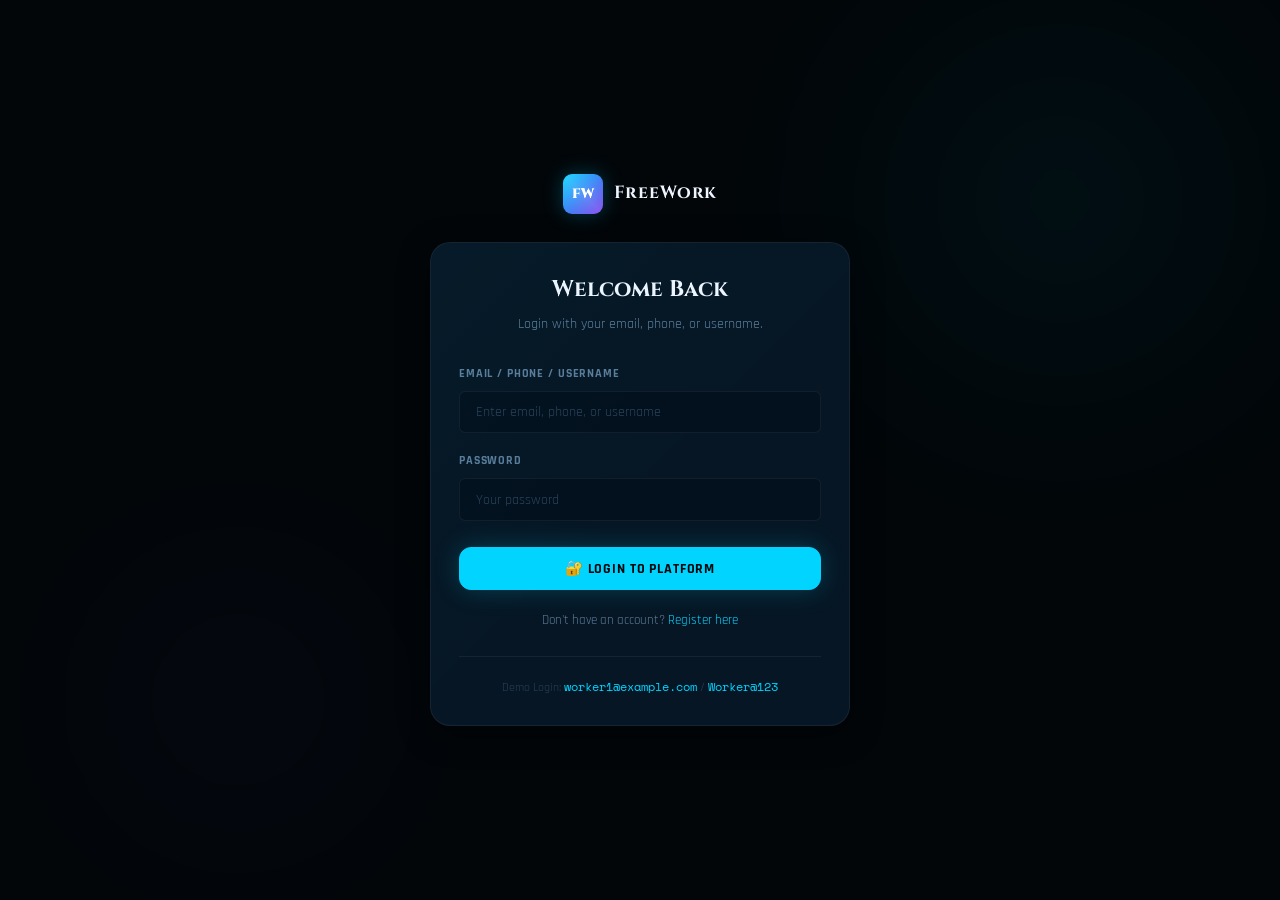
<file: login.html>
<!DOCTYPE html>
<html lang="en">
<head>
<meta charset="UTF-8"/><meta name="viewport" content="width=device-width,initial-scale=1.0"/>
<title>FreeWork — Login</title>
<link rel="stylesheet" href="style.css"/>
</head>
<body style="min-height:100vh;display:flex;align-items:center;justify-content:center;padding:2rem;position:relative;overflow:hidden;background:var(--void)">
<div class="orb orb1" style="opacity:.5"></div><div class="orb orb2" style="opacity:.4"></div>
<div style="width:100%;max-width:420px;position:relative;z-index:1">
  <a class="logo" href="index.html" style="justify-content:center;margin-bottom:1.75rem;text-decoration:none;display:flex;align-items:center;gap:.72rem">
    <div class="logo-mark">FW</div><span class="logo-name">FreeWork</span>
  </a>
  <div class="card card-p">
    <h2 style="font-family:var(--fd);font-size:1.4rem;font-weight:700;color:var(--t1);text-align:center;margin-bottom:.3rem">Welcome Back</h2>
    <p style="font-size:.87rem;color:var(--t3);text-align:center;margin-bottom:1.75rem">Login with your email, phone, or username.</p>
    <div class="nbar danger" id="errBar" style="display:none">
      <span class="nbar-ico">❌</span><span id="errMsg">Invalid credentials.</span>
    </div>
    <form id="loginForm">
      <div class="fg">
        <label class="flabel">Email / Phone / Username</label>
        <input class="finput" id="identifier" placeholder="Enter email, phone, or username" required/>
      </div>
      <div class="fg">
        <label class="flabel">Password</label>
        <input class="finput" type="password" id="password" placeholder="Your password" required/>
      </div>
      <button type="submit" class="btn btn-p btn-full" id="loginBtn" style="margin-top:.5rem">🔐 Login to Platform</button>
    </form>
    <div style="text-align:center;margin-top:1.25rem;font-size:.83rem;color:var(--t3)">
      Don't have an account? <a href="register.html" style="color:var(--cyan)">Register here</a>
    </div>
    <div style="margin-top:1.5rem;padding-top:1.25rem;border-top:1px solid var(--b2);font-size:.75rem;color:var(--t4);text-align:center;line-height:1.6">
      Demo Login: <span style="font-family:var(--fm);color:var(--cyan)">worker1@example.com</span> / <span style="font-family:var(--fm);color:var(--cyan)">Worker@123</span>
    </div>
  </div>
</div>
<script src="core.js"></script>
<script>
if (FW.auth.session()) window.location.href = 'platform.html';
document.getElementById('loginForm').addEventListener('submit', function(e) {
  e.preventDefault();
  const btn = document.getElementById('loginBtn');
  const errBar = document.getElementById('errBar');
  const errMsg = document.getElementById('errMsg');
  btn.textContent = 'Logging in...'; btn.disabled = true; errBar.style.display = 'none';
  const result = FW.auth.login(
    document.getElementById('identifier').value.trim(),
    document.getElementById('password').value
  );
  if (result.ok) {
    window.location.href = 'platform.html';
  } else {
    errMsg.textContent = result.msg;
    errBar.style.display = 'flex';
    btn.textContent = '🔐 Login to Platform'; btn.disabled = false;
  }
});
</script>
</body>
</html>
</file>
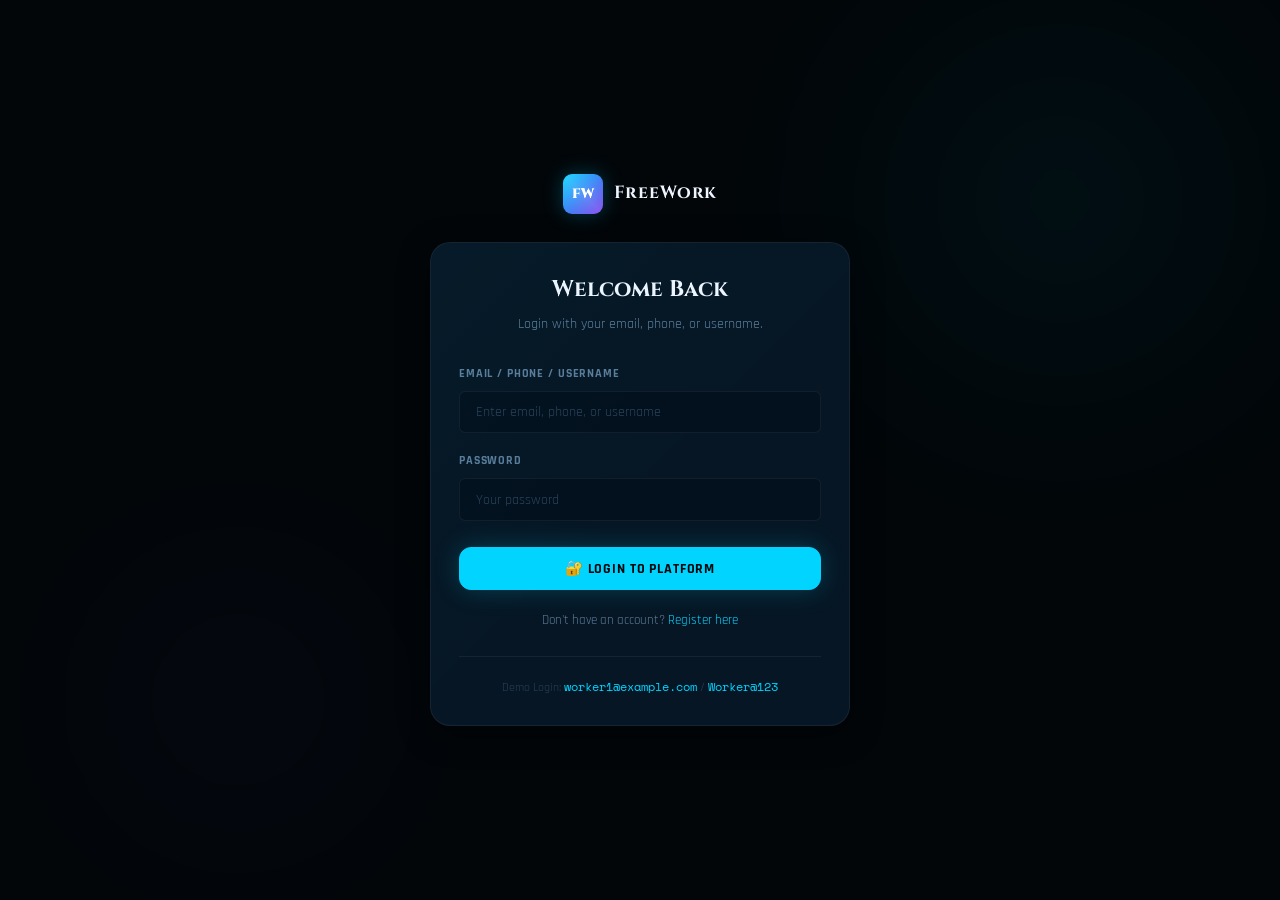
<file: platform.html>
<!DOCTYPE html>
<html lang="en">
<head>
<meta charset="UTF-8"/><meta name="viewport" content="width=device-width,initial-scale=1.0"/>
<title>FreeWork — Worker Platform</title>
<link rel="stylesheet" href="style.css"/>
</head>
<body class="platform">
<div class="wl-overlay" id="wlOv"></div>

<!-- SIDEBAR -->
<aside class="wl-sb" id="wlSb">
  <div class="wl-sb-head">
    <a class="logo" href="index.html" style="text-decoration:none">
      <div class="logo-mark" style="width:34px;height:34px;font-size:.78rem">FW</div>
      <span class="logo-name" style="font-size:.98rem">FreeWork</span>
    </a>
  </div>
  <ul class="wl-sb-menu">
    <li><a href="#" data-sec="dashboard" class="active"><span class="sb-ico">📊</span><span>Dashboard</span></a></li>
    <li><a href="#" data-sec="tasks"><span class="sb-ico">💼</span><span>My Tasks</span></a></li>
    <li><a href="#" data-sec="campaigns"><span class="sb-ico">🚀</span><span>Campaigns</span></a></li>
    <li><a href="#" data-sec="events"><span class="sb-ico">⭐</span><span>Special Events</span></a></li>
    <li><a href="#" data-sec="submit"><span class="sb-ico">📤</span><span>Submit Proof</span></a></li>
    <li><a href="#" data-sec="history"><span class="sb-ico">📋</span><span>Task History</span></a></li>
    <li><a href="#" data-sec="balance"><span class="sb-ico">💰</span><span>Balance</span></a></li>
    <li><a href="#" data-sec="deposit"><span class="sb-ico">➕</span><span>Deposit</span></a></li>
    <li id="wdMenuLi"><a href="#" data-sec="withdraw" id="wdMenuLink"><span class="sb-ico">💸</span><span>Withdraw</span><span class="sb-lock" id="wdLock">🔒</span></a></li>
    <li><a href="#" data-sec="notifications"><span class="sb-ico">🔔</span><span>Notifications</span><span class="sb-notif" id="sbNotifBadge" style="display:none">0</span></a></li>
    <li><a href="#" data-sec="profile"><span class="sb-ico">👤</span><span>Profile</span></a></li>
  </ul>
  <div class="wl-sb-foot">
    <a href="#" id="logoutBtn">🚪 Logout</a>
  </div>
</aside>

<!-- MAIN -->
<main class="wl-main">
  <header class="wl-topbar">
    <div class="wl-ham" id="wlHam"><span></span><span></span><span></span></div>
    <span class="wl-tb-title" id="tbTitle">Dashboard</span>
    <div class="wl-tb-right">
      <div class="wl-bell" id="bellBtn">🔔<span class="wl-bell-dot" id="bellDot" style="display:none"></span></div>
      <div class="wl-av" id="userAv">?</div>
    </div>
  </header>

  <div class="wl-content">

    <!-- ═══ DASHBOARD ═══ -->
    <section class="wl-sec active" id="sec-dashboard">
      <div class="sec-hd">
        <div><div class="sec-hd-t" id="greetUser">Welcome back!</div><div class="sec-hd-s" id="greetSub">Here's your overview</div></div>
        <span class="badge" id="tierBadge">—</span>
      </div>

      <!-- Withdrawal eligibility banner -->
      <div id="wdEligBanner" style="margin-bottom:1.25rem;display:none"></div>

      <div class="stats-row">
        <div class="stat-c card"><div class="stat-lbl">Available Balance</div><div class="stat-val" id="dashBal" style="color:var(--gold)">$0.00</div><div class="stat-sub">Ready to withdraw</div></div>
        <div class="stat-c card"><div class="stat-lbl">Total Earned</div><div class="stat-val" id="dashEarned" style="color:var(--green)">$0.00</div><div class="stat-sub">All time</div></div>
        <div class="stat-c card"><div class="stat-lbl">Tasks Progress</div><div class="stat-val" id="dashTasksApproved" style="color:var(--cyan)">0/10</div><div class="stat-sub" id="dashTaskSub">Approved tasks</div></div>
        <div class="stat-c card"><div class="stat-lbl">Pending Tasks</div><div class="stat-val" id="dashTasksPending" style="color:var(--gold)">0</div><div class="stat-sub">Awaiting review</div></div>
      </div>

      <!-- Task progress bar -->
      <div class="card card-p" style="margin-bottom:1.25rem">
        <div style="display:flex;align-items:center;justify-content:space-between;margin-bottom:.75rem">
          <span style="font-family:var(--fd);font-size:.92rem;font-weight:600;color:var(--t1)">Task Completion Progress</span>
          <span id="taskProgressLabel" style="font-family:var(--fm);font-size:.78rem;color:var(--cyan)">0 / 10</span>
        </div>
        <div class="pb-track"><div class="pb-fill" id="taskProgressBar" data-w="0" style="width:0%"></div></div>
        <div style="display:flex;justify-content:space-between;margin-top:.65rem;font-size:.77rem;color:var(--t4)">
          <span>Complete 10 approved tasks to unlock withdrawal</span>
          <span id="taskResetInfo" style="color:var(--t3)"></span>
        </div>
      </div>

      <!-- Recent notifications -->
      <div class="card" style="margin-bottom:1.25rem">
        <div style="padding:1rem 1.25rem;border-bottom:1px solid var(--b2);display:flex;align-items:center;justify-content:space-between">
          <span style="font-family:var(--fd);font-size:.9rem;font-weight:600;color:var(--t1)">Recent Notifications</span>
          <a href="#" data-sec="notifications" class="sb-nav-link" style="font-size:.78rem;color:var(--cyan)">View all →</a>
        </div>
        <div id="dashNotifs" style="max-height:240px;overflow-y:auto"></div>
      </div>

      <!-- Quick access -->
      <div style="display:grid;grid-template-columns:repeat(3,1fr);gap:1rem">
        <div class="card card-sm" style="text-align:center;cursor:pointer" data-sec="tasks">
          <div style="font-size:1.8rem;margin-bottom:.5rem">💼</div>
          <div style="font-weight:600;color:var(--t1);font-size:.88rem">View Tasks</div>
        </div>
        <div class="card card-sm" style="text-align:center;cursor:pointer" data-sec="submit">
          <div style="font-size:1.8rem;margin-bottom:.5rem">📤</div>
          <div style="font-weight:600;color:var(--t1);font-size:.88rem">Submit Proof</div>
        </div>
        <div class="card card-sm" style="text-align:center;cursor:pointer" data-sec="deposit">
          <div style="font-size:1.8rem;margin-bottom:.5rem">➕</div>
          <div style="font-weight:600;color:var(--t1);font-size:.88rem">Make Deposit</div>
        </div>
      </div>
    </section>

    <!-- ═══ MY TASKS ═══ -->
    <section class="wl-sec" id="sec-tasks">
      <div class="sec-hd"><div><div class="sec-hd-t">Available Tasks</div><div class="sec-hd-s" id="taskSecSub">Complete tasks to earn rewards</div></div></div>
      <div class="nbar info" style="margin-bottom:1.25rem">
        <span class="nbar-ico">ℹ️</span>
        You can have up to 10 tasks per cycle. After completing all tasks, contact admin to reset for the next cycle.
      </div>
      <div id="tasksList" class="task-grid"></div>
      <div id="noTasksMsg" style="display:none;text-align:center;padding:3rem 1rem">
        <div style="font-size:2.5rem;margin-bottom:.75rem">📭</div>
        <div style="font-family:var(--fd);font-size:1rem;font-weight:600;color:var(--t1);margin-bottom:.5rem">No Tasks Available</div>
        <div style="font-size:.88rem;color:var(--t3)">You have completed your available tasks.<br>Please contact admin to reset your tasks after 24 hours.</div>
      </div>
    </section>

    <!-- ═══ CAMPAIGNS ═══ -->
    <section class="wl-sec" id="sec-campaigns">
      <div class="sec-hd"><div><div class="sec-hd-t">Active Campaigns</div><div class="sec-hd-s">Campaigns available for your tier</div></div></div>
      <div id="campaignsList" class="task-grid"></div>
      <div id="noCampaigns" style="display:none;text-align:center;padding:3rem 1rem">
        <div style="font-size:2.5rem;margin-bottom:.75rem">🚀</div>
        <div style="font-family:var(--fd);font-size:1rem;font-weight:600;color:var(--t1);margin-bottom:.5rem">No Active Campaigns</div>
        <div style="font-size:.88rem;color:var(--t3)">No campaigns are currently available for your tier. Check back soon.</div>
      </div>
    </section>

    <!-- ═══ SPECIAL EVENTS ═══ -->
    <section class="wl-sec" id="sec-events">
      <div class="sec-hd"><div><div class="sec-hd-t">Special Events</div><div class="sec-hd-s">Exclusive events assigned to you</div></div></div>
      <div id="eventsList" class="task-grid"></div>
      <div id="noEvents" style="display:none;text-align:center;padding:3rem 1rem">
        <div style="font-size:2.5rem;margin-bottom:.75rem">⭐</div>
        <div style="font-family:var(--fd);font-size:1rem;font-weight:600;color:var(--t1);margin-bottom:.5rem">No Special Events</div>
        <div style="font-size:.88rem;color:var(--t3)">You have no special events assigned. These are exclusive tasks assigned by admin.</div>
      </div>
    </section>

    <!-- ═══ SUBMIT PROOF ═══ -->
    <section class="wl-sec" id="sec-submit">
      <div class="sec-hd"><div><div class="sec-hd-t">Submit Task Proof</div><div class="sec-hd-s">Upload proof for a completed task</div></div></div>
      <div class="card card-p" style="max-width:600px">
        <div id="submitSuccess" class="nbar success" style="display:none;margin-bottom:1rem"><span class="nbar-ico">✅</span><span>Proof submitted! Your submission is now under review.</span></div>
        <div id="submitErr" class="nbar danger" style="display:none;margin-bottom:1rem"><span class="nbar-ico">❌</span><span id="submitErrMsg"></span></div>
        <div class="fg">
          <label class="flabel">Select Task *</label>
          <select class="fselect" id="submitTaskId"><option value="">Choose a task...</option></select>
        </div>
        <div class="fg"><label class="flabel">Completion Note *</label><textarea class="ftextarea" id="submitNote" placeholder="Describe what you did to complete this task..." required></textarea></div>
        <div class="fg"><label class="flabel">Screenshot Proof *</label>
          <div class="fu"><input type="file" id="submitScreenshot" accept="image/*"/>
            <div class="fu-ico">📸</div><div class="fu-txt">Upload your proof screenshot</div>
          </div>
          <img id="submitScreenshotPrev" class="fu-preview" alt="Preview"/>
        </div>
        <div class="fg"><label class="flabel">Link (Optional)</label><input class="finput" id="submitLink" placeholder="https://... (if applicable)"/></div>
        <button class="btn btn-p btn-full" id="submitProofBtn">📤 Submit for Review</button>
      </div>
    </section>

    <!-- ═══ TASK HISTORY ═══ -->
    <section class="wl-sec" id="sec-history">
      <div class="sec-hd"><div><div class="sec-hd-t">Task History</div><div class="sec-hd-s">All your task submissions</div></div></div>
      <div class="card" style="overflow-x:auto">
        <table class="hist-table" id="historyTable">
          <thead><tr><th>Task</th><th>Reward</th><th>Status</th><th>Submitted</th><th>Reviewed</th></tr></thead>
          <tbody id="historyBody"></tbody>
        </table>
        <div id="noHistory" style="display:none;text-align:center;padding:2.5rem;color:var(--t3);font-size:.88rem">No submissions yet.</div>
      </div>
    </section>

    <!-- ═══ BALANCE ═══ -->
    <section class="wl-sec" id="sec-balance">
      <div class="sec-hd"><div><div class="sec-hd-t">Account Balance</div><div class="sec-hd-s">Your earnings and financial summary</div></div></div>
      <div class="bal-cards">
        <div class="bal-c card"><div class="bal-lbl">Available Balance</div><div class="bal-val" id="balAvail" style="color:var(--gold)">$0.00</div></div>
        <div class="bal-c card"><div class="bal-lbl">Pending Withdrawal</div><div class="bal-val" id="balPending" style="color:var(--orange)">$0.00</div></div>
        <div class="bal-c card"><div class="bal-lbl">Total Earned</div><div class="bal-val" id="balEarned" style="color:var(--green)">$0.00</div></div>
        <div class="bal-c card"><div class="bal-lbl">Total Deposited</div><div class="bal-val" id="balDeposited" style="color:var(--cyan)">$0.00</div></div>
        <div class="bal-c card"><div class="bal-lbl">Total Withdrawn</div><div class="bal-val" id="balWithdrawn" style="color:var(--violet)">$0.00</div></div>
        <div class="bal-c card"><div class="bal-lbl">Tasks Approved</div><div class="bal-val" id="balTasksApproved" style="color:var(--t1)">0</div></div>
      </div>
      <div style="display:grid;grid-template-columns:1fr 1fr;gap:1.25rem;margin-top:1rem">
        <div>
          <div style="font-family:var(--fd);font-size:.9rem;font-weight:600;color:var(--t1);margin-bottom:.9rem">Deposit History</div>
          <div class="card" style="overflow-x:auto">
            <table class="hist-table"><thead><tr><th>Amount</th><th>Method</th><th>Status</th><th>Date</th></tr></thead>
            <tbody id="depHistBody"></tbody></table>
            <div id="noDepHist" style="display:none;padding:1.5rem;text-align:center;color:var(--t3);font-size:.83rem">No deposits yet.</div>
          </div>
        </div>
        <div>
          <div style="font-family:var(--fd);font-size:.9rem;font-weight:600;color:var(--t1);margin-bottom:.9rem">Withdrawal History</div>
          <div class="card" style="overflow-x:auto">
            <table class="hist-table"><thead><tr><th>Amount</th><th>Method</th><th>Status</th><th>Date</th></tr></thead>
            <tbody id="wdHistBody"></tbody></table>
            <div id="noWdHist" style="display:none;padding:1.5rem;text-align:center;color:var(--t3);font-size:.83rem">No withdrawals yet.</div>
          </div>
        </div>
      </div>
    </section>

    <!-- ═══ DEPOSIT ═══ -->
    <section class="wl-sec" id="sec-deposit">
      <div class="sec-hd"><div><div class="sec-hd-t">Make a Deposit</div><div class="sec-hd-s">Add funds to your account</div></div></div>
      <div class="card card-p" style="max-width:560px">
        <div id="depSuccess" class="nbar success" style="display:none;margin-bottom:1rem"><span class="nbar-ico">✅</span><span>Deposit submitted! It will be reviewed and credited to your balance.</span></div>
        <div id="depErr" class="nbar danger" style="display:none;margin-bottom:1rem"><span class="nbar-ico">❌</span><span id="depErrMsg"></span></div>
        <div class="wallet-box">
          <div class="wl">Send Payment To (USDC · Solana)</div>
          <div class="wa" id="depWallet">Loading...</div>
          <button class="copy-btn" id="copyDepWallet">⎘ Copy Wallet</button>
          <div style="margin-top:.65rem;font-size:.79rem;color:var(--gold)">⚠️ Send only on Solana. Wrong network = lost funds.</div>
        </div>
        <div class="frow" style="margin-top:1rem">
          <div class="fg"><label class="flabel">Amount (USDC) *</label><input class="finput" type="number" id="depAmount" placeholder="e.g. 10.00" min="1" step="0.01" required/></div>
          <div class="fg"><label class="flabel">Payment Method</label><select class="fselect" id="depMethod"><option>USDC (Solana)</option><option>USDT (Solana)</option></select></div>
        </div>
        <div class="fg"><label class="flabel">Transaction ID / TXID *</label><input class="finput" id="depTxid" placeholder="Paste your TXID here" required style="font-family:var(--fm);font-size:.82rem"/></div>
        <div class="fg"><label class="flabel">Payment Screenshot *</label>
          <div class="fu"><input type="file" id="depScreenshot" accept="image/*"/>
            <div class="fu-ico">📸</div><div class="fu-txt">Upload payment screenshot</div>
          </div>
          <img id="depScreenshotPrev" class="fu-preview" alt="Preview"/>
        </div>
        <button class="btn btn-p btn-full" id="depSubmitBtn">📤 Submit Deposit</button>
      </div>
    </section>

    <!-- ═══ WITHDRAW ═══ -->
    <section class="wl-sec" id="sec-withdraw">
      <div class="sec-hd"><div><div class="sec-hd-t">Request Withdrawal</div><div class="sec-hd-s">Withdraw your available earnings</div></div></div>
      <!-- locked state -->
      <div id="wdLocked" style="display:none">
        <div class="wd-locked">
          <div class="wd-locked-ico">🔒</div>
          <div class="wd-locked-t">Withdrawal Locked</div>
          <div class="wd-locked-msg" id="wdLockedMsg">Pending task. Please complete your tasks first, then request withdrawal.</div>
        </div>
        <div style="margin-top:1.25rem" class="card card-p">
          <div style="font-family:var(--fd);font-size:.9rem;font-weight:600;color:var(--t1);margin-bottom:1rem">Your Task Progress</div>
          <div class="pb-lbl"><span>Approved Tasks</span><span id="wdTaskCount" style="color:var(--cyan)">0 / 10</span></div>
          <div class="pb-track"><div class="pb-fill" id="wdProgressBar" style="width:0%"></div></div>
          <div style="margin-top:.75rem;font-size:.83rem;color:var(--t3)">Complete all 10 tasks and get them approved to unlock withdrawal.</div>
        </div>
      </div>
      <!-- unlocked form -->
      <div id="wdUnlocked" style="display:none">
        <div class="nbar success" style="margin-bottom:1.25rem"><span class="nbar-ico">🎉</span><span>All 10 tasks approved! Withdrawal is now available.</span></div>
        <div class="card card-p" style="max-width:560px">
          <div id="wdSuccess" class="nbar success" style="display:none;margin-bottom:1rem"><span class="nbar-ico">✅</span><span>Withdrawal request submitted! It will be processed by admin.</span></div>
          <div id="wdErr" class="nbar danger" style="display:none;margin-bottom:1rem"><span class="nbar-ico">❌</span><span id="wdErrMsg"></span></div>
          <div style="display:flex;justify-content:space-between;padding:.6rem 0;border-bottom:1px solid var(--b2);margin-bottom:1rem;font-size:.88rem">
            <span style="color:var(--t3)">Available Balance</span>
            <span style="font-weight:700;color:var(--gold)" id="wdAvailBal">$0.00</span>
          </div>
          <div class="fg"><label class="flabel">Withdrawal Amount *</label><input class="finput" type="number" id="wdAmount" placeholder="e.g. 10.00" min="1" step="0.01" required/></div>
          <div class="fg"><label class="flabel">Payment Method *</label><select class="fselect" id="wdMethod"><option>USDC (Solana)</option><option>USDT (Solana)</option><option>Bank Transfer</option></select></div>
          <div class="fg"><label class="flabel">Account / Wallet Details *</label><textarea class="ftextarea" id="wdDetails" placeholder="Enter your wallet address or bank account details" style="min-height:75px" required></textarea></div>
          <div class="nbar warn"><span class="nbar-ico">⚠️</span>Crypto payouts are final. Ensure your wallet address is correct.</div>
          <button class="btn btn-p btn-full" id="wdSubmitBtn" style="margin-top:.75rem">💸 Request Withdrawal</button>
        </div>
      </div>
    </section>

    <!-- ═══ NOTIFICATIONS ═══ -->
    <section class="wl-sec" id="sec-notifications">
      <div class="sec-hd">
        <div><div class="sec-hd-t">Notifications</div><div class="sec-hd-s">Your account updates and alerts</div></div>
        <button class="btn btn-ghost btn-sm" id="markAllReadBtn">Mark All Read</button>
      </div>
      <div class="card" id="notifList"><div style="padding:2rem;text-align:center;color:var(--t3);font-size:.88rem">No notifications yet.</div></div>
    </section>

    <!-- ═══ PROFILE ═══ -->
    <section class="wl-sec" id="sec-profile">
      <div class="sec-hd"><div><div class="sec-hd-t">My Profile</div><div class="sec-hd-s">Your account information</div></div></div>
      <div style="display:grid;grid-template-columns:1fr 1fr;gap:1.5rem">
        <div class="card card-p">
          <div style="text-align:center;margin-bottom:1.5rem">
            <div style="width:70px;height:70px;background:linear-gradient(135deg,var(--cyan),var(--violet));border-radius:50%;display:flex;align-items:center;justify-content:center;font-family:var(--fd);font-size:1.3rem;font-weight:700;color:#fff;margin:0 auto .9rem" id="profAvatar">?</div>
            <div style="font-family:var(--fd);font-size:1.05rem;font-weight:700;color:var(--t1)" id="profName">—</div>
            <div style="font-size:.82rem;color:var(--t3);margin:.25rem 0" id="profEmail">—</div>
            <span class="badge" id="profTierBadge">—</span>
            <span class="badge bg" style="margin-left:.5rem">Active</span>
          </div>
          <div style="display:flex;flex-direction:column;gap:.55rem">
            <div style="display:flex;justify-content:space-between;padding:.5rem 0;border-bottom:1px solid var(--b2);font-size:.85rem"><span style="color:var(--t3)">Username</span><span style="color:var(--t1);font-family:var(--fm)" id="profUsername">—</span></div>
            <div style="display:flex;justify-content:space-between;padding:.5rem 0;border-bottom:1px solid var(--b2);font-size:.85rem"><span style="color:var(--t3)">Phone</span><span style="color:var(--t1)" id="profPhone">—</span></div>
            <div style="display:flex;justify-content:space-between;padding:.5rem 0;border-bottom:1px solid var(--b2);font-size:.85rem"><span style="color:var(--t3)">Country</span><span style="color:var(--t1)" id="profCountry">—</span></div>
            <div style="display:flex;justify-content:space-between;padding:.5rem 0;font-size:.85rem"><span style="color:var(--t3)">Member Since</span><span style="color:var(--t1)" id="profSince">—</span></div>
          </div>
        </div>
        <div class="card card-p">
          <div style="font-family:var(--fd);font-size:.92rem;font-weight:600;color:var(--t1);margin-bottom:1rem">Task Statistics</div>
          <div style="display:flex;flex-direction:column;gap:.55rem">
            <div style="display:flex;justify-content:space-between;padding:.5rem 0;border-bottom:1px solid var(--b2);font-size:.85rem"><span style="color:var(--t3)">Total Submitted</span><span style="font-weight:700;color:var(--t1)" id="stTotal">0</span></div>
            <div style="display:flex;justify-content:space-between;padding:.5rem 0;border-bottom:1px solid var(--b2);font-size:.85rem"><span style="color:var(--t3)">Approved</span><span style="font-weight:700;color:var(--green)" id="stApproved">0</span></div>
            <div style="display:flex;justify-content:space-between;padding:.5rem 0;border-bottom:1px solid var(--b2);font-size:.85rem"><span style="color:var(--t3)">Pending</span><span style="font-weight:700;color:var(--gold)" id="stPending">0</span></div>
            <div style="display:flex;justify-content:space-between;padding:.5rem 0;border-bottom:1px solid var(--b2);font-size:.85rem"><span style="color:var(--t3)">Rejected</span><span style="font-weight:700;color:var(--red)" id="stRejected">0</span></div>
            <div style="display:flex;justify-content:space-between;padding:.5rem 0;font-size:.85rem"><span style="color:var(--t3)">Withdrawal Eligible</span><span id="stEligible">—</span></div>
          </div>
          <div style="margin-top:1.25rem;padding-top:1rem;border-top:1px solid var(--b2)">
            <div style="font-size:.78rem;color:var(--t4);margin-bottom:.5rem;font-family:var(--fm)">NEED HELP?</div>
            <p style="font-size:.83rem;color:var(--t3);line-height:1.55">To reset tasks, request withdrawal approval, or report issues, contact support.</p>
            <div style="margin-top:.75rem;font-family:var(--fm);font-size:.78rem;color:var(--cyan)" id="profSupport">—</div>
          </div>
        </div>
      </div>
    </section>

  </div><!-- /wl-content -->
</main>

<!-- Task Detail Modal -->
<div class="modal" id="taskModal">
  <div class="modal-box">
    <div class="modal-hd"><span class="modal-hd-t" id="taskModalTitle">Task Details</span><div class="modal-x" id="taskModalClose">✕</div></div>
    <div class="modal-bd">
      <div class="nbar info" style="margin-bottom:1rem"><span class="nbar-ico">💰</span><strong>Reward: <span id="taskModalReward">—</span></strong></div>
      <div style="margin-bottom:1rem;font-size:.88rem;color:var(--t2);line-height:1.65" id="taskModalDesc">—</div>
      <div style="margin-bottom:.75rem"><a href="#" id="taskModalLink" target="_blank" class="btn btn-s btn-sm">🔗 Open Task Link</a></div>
      <div style="font-size:.78rem;color:var(--t4);margin-bottom:.5rem">After completing, go to Submit Proof to submit your proof.</div>
      <button class="btn btn-p btn-full" id="taskModalGoSubmit">Go to Submit Proof →</button>
    </div>
  </div>
</div>

<script src="core.js"></script>
<script>
'use strict';
let currentUser = null;

function fmt(n){ return '$'+(+n||0).toFixed(2); }
function fmtDate(d){ if(!d) return '—'; return new Date(d).toLocaleDateString('en-US',{month:'short',day:'numeric',year:'numeric',hour:'2-digit',minute:'2-digit'}); }
function tierBadgeClass(t){ const m={demo:'tier-demo',silver:'tier-silver',gold:'tier-gold',diamond:'tier-diamond'}; return m[t]||'bgr'; }
function tierLabel(t){ return t ? t.charAt(0).toUpperCase()+t.slice(1)+' Tier' : '—'; }

function showToast(msg, type='info'){
  let w=document.querySelector('.toast-wrap');
  if(!w){w=document.createElement('div');w.className='toast-wrap';document.body.appendChild(w);}
  const icons={success:'✅',error:'❌',warning:'⚠️',info:'💡'};
  const el=document.createElement('div');el.className=`toast ${type}`;
  el.innerHTML=`<span>${icons[type]||'💡'}</span><span>${msg}</span>`;
  w.appendChild(el);
  setTimeout(()=>{el.classList.add('hiding');setTimeout(()=>el.remove(),280);},3500);
}

function navigate(secName){
  document.querySelectorAll('.wl-sec').forEach(s=>s.classList.remove('active'));
  document.querySelectorAll('.wl-sb-menu a').forEach(a=>a.classList.remove('active'));
  const sec=document.getElementById('sec-'+secName);
  if(sec) sec.classList.add('active');
  const link=document.querySelector(`.wl-sb-menu a[data-sec="${secName}"]`);
  if(link) link.classList.add('active');
  document.getElementById('tbTitle').textContent = link ? link.querySelector('span:last-of-type').textContent : secName;
  document.querySelector('.wl-sb').classList.remove('open');
  document.getElementById('wlOv').classList.remove('show');
  // render section
  if(secName==='dashboard') renderDashboard();
  else if(secName==='tasks') renderTasks();
  else if(secName==='campaigns') renderCampaigns();
  else if(secName==='events') renderEvents();
  else if(secName==='history') renderHistory();
  else if(secName==='balance') renderBalance();
  else if(secName==='deposit') renderDeposit();
  else if(secName==='withdraw') renderWithdraw();
  else if(secName==='notifications') renderNotifications();
  else if(secName==='profile') renderProfile();
  else if(secName==='submit') renderSubmit();
}

function refreshUser(){ currentUser = FW.db.find('users', currentUser.id); }

function renderDashboard(){
  refreshUser();
  const u = currentUser;
  const s = FW.settings.get();
  document.getElementById('greetUser').textContent = `Welcome back, ${u.fullName.split(' ')[0]}!`;
  document.getElementById('greetSub').textContent = `${tierLabel(u.tier)} · ${u.status}`;
  const tb = document.getElementById('tierBadge');
  tb.textContent = tierLabel(u.tier); tb.className = 'badge '+tierBadgeClass(u.tier);
  document.getElementById('dashBal').textContent = fmt(u.balance);
  document.getElementById('dashEarned').textContent = fmt(u.totalEarned);
  document.getElementById('dashTasksApproved').textContent = `${u.tasksApproved||0}/${s.maxTasksPerUser}`;
  document.getElementById('dashTasksPending').textContent = u.tasksPending||0;

  const pct = Math.round(((u.tasksApproved||0)/s.maxTasksPerUser)*100);
  document.getElementById('taskProgressBar').style.width = pct+'%';
  document.getElementById('taskProgressLabel').textContent = `${u.tasksApproved||0} / ${s.maxTasksPerUser}`;

  // eligibility banner
  const elig = FW.users.checkWithdrawEligibility(u.id);
  const banner = document.getElementById('wdEligBanner');
  if(elig.eligible){
    banner.style.display='block';
    banner.innerHTML=`<div class="nbar success"><span class="nbar-ico">🎉</span><strong>Withdrawal unlocked! You have completed all ${s.maxTasksPerUser} approved tasks. <a href="#" data-sec="withdraw" style="color:var(--green);text-decoration:underline">Request withdrawal →</a></strong></div>`;
  } else { banner.style.display='none'; }

  // lock/unlock wd menu
  const wdLock = document.getElementById('wdLock');
  if(elig.eligible){ wdLock.style.display='none'; }
  else { wdLock.style.display=''; }

  // notif badge
  const unread = FW.notifications.unreadCount(u.id);
  const dot = document.getElementById('bellDot');
  const sbBadge = document.getElementById('sbNotifBadge');
  if(unread>0){ dot.style.display='block'; sbBadge.style.display='inline'; sbBadge.textContent=unread; }
  else { dot.style.display='none'; sbBadge.style.display='none'; }

  // recent notifs
  const notifs = FW.notifications.forUser(u.id).slice(0,4);
  const dn = document.getElementById('dashNotifs');
  if(!notifs.length){ dn.innerHTML='<div style="padding:1.25rem;text-align:center;color:var(--t3);font-size:.85rem">No notifications yet.</div>'; }
  else { dn.innerHTML = notifs.map(n=>`<div class="notif-item${n.read?'':' unread'}" data-nid="${n.id}"><div class="notif-ico">${typeIco(n.type)}</div><div><div class="notif-t">${n.title}</div><div class="notif-msg">${n.message}</div><div class="notif-time">${fmtDate(n.createdAt)}</div></div></div>`).join(''); }
}

function typeIco(t){ const m={task:'💼',deposit:'💰',withdrawal:'💸',account:'👤',special:'⭐',balance:'💵',info:'💡'}; return m[t]||'🔔'; }

function renderTasks(){
  refreshUser();
  const u = currentUser;
  const tasks = FW.tasks.forUser(u);
  const list = document.getElementById('tasksList');
  const noMsg = document.getElementById('noTasksMsg');
  if(!tasks.length){ list.innerHTML=''; noMsg.style.display='block'; return; }
  noMsg.style.display='none';
  list.innerHTML = tasks.map(t=>`
    <div class="task-card card" data-tid="${t.id}">
      <div class="tc-header">
        <div class="tc-title">${t.title}</div>
        <div class="tc-reward">${fmt(t.reward)}</div>
      </div>
      <div class="tc-desc">${t.description.slice(0,120)}${t.description.length>120?'...':''}</div>
      <div class="tc-footer">
        <div class="tc-meta">
          <span class="badge ${tierBadgeClass(t.tier)}">${t.tier.charAt(0).toUpperCase()+t.tier.slice(1)}</span>
          ${t.type==='special'?'<span class="badge bv">⭐ Special</span>':''}
          ${t.type==='new-user'?'<span class="badge bc">New User</span>':''}
        </div>
        <button class="btn btn-p btn-sm view-task-btn" data-tid="${t.id}">View Task →</button>
      </div>
    </div>`).join('');
  document.querySelectorAll('.view-task-btn').forEach(btn=>{
    btn.addEventListener('click',()=>openTaskModal(btn.dataset.tid));
  });
}

function renderCampaigns(){
  refreshUser();
  const u = currentUser;
  const camps = FW.campaigns.forUser(u);
  const list = document.getElementById('campaignsList');
  const noMsg = document.getElementById('noCampaigns');
  if(!camps.length){ list.innerHTML=''; noMsg.style.display='block'; return; }
  noMsg.style.display='none';
  list.innerHTML = camps.map(c=>`
    <div class="task-card card">
      <div class="tc-header"><div class="tc-title">🚀 ${c.title}</div><div class="tc-reward">${fmt(c.reward)}</div></div>
      <div class="tc-desc">${c.description}</div>
      <div class="tc-footer">
        <span class="badge ${tierBadgeClass(c.tier)}">${c.tier.charAt(0).toUpperCase()+c.tier.slice(1)}</span>
        <span class="badge bg">Active</span>
      </div>
    </div>`).join('');
}

function renderEvents(){
  refreshUser();
  const u = currentUser;
  const evs = FW.events.forUser(u.id);
  const list = document.getElementById('eventsList');
  const noMsg = document.getElementById('noEvents');
  if(!evs.length){ list.innerHTML=''; noMsg.style.display='block'; return; }
  noMsg.style.display='none';
  list.innerHTML = evs.map(ev=>{
    const statusBadge = ev.submissionStatus==='approved'?'<span class="badge bg">Approved</span>':ev.submissionStatus==='rejected'?'<span class="badge br">Rejected</span>':ev.status==='completed'?'<span class="badge bgold">Completed</span>':'<span class="badge bc">Active</span>';
    return `<div class="task-card card" style="border-color:rgba(167,139,250,.2)">
      <div style="font-size:.65rem;font-family:var(--fm);letter-spacing:.15em;text-transform:uppercase;color:var(--violet);margin-bottom:.5rem">⭐ Special Event</div>
      <div class="tc-header"><div class="tc-title">${ev.title}</div><div class="tc-reward">${fmt(ev.reward)}</div></div>
      <div class="tc-desc">${ev.description}</div>
      <div class="tc-footer">
        ${statusBadge}
        ${ev.endDate?`<span style="font-size:.75rem;color:var(--t4)">Ends: ${new Date(ev.endDate).toLocaleDateString()}</span>`:''}
      </div>
      ${ev.link?`<a href="${ev.link}" target="_blank" class="btn btn-ghost btn-sm" style="margin-top:.75rem">🔗 Open Event Link</a>`:''}
    </div>`;
  }).join('');
}

function renderSubmit(){
  refreshUser();
  const u = currentUser;
  const tasks = FW.tasks.forUser(u);
  const sel = document.getElementById('submitTaskId');
  sel.innerHTML = '<option value="">Choose a task...</option>' + tasks.map(t=>`<option value="${t.id}">${t.title} — ${fmt(t.reward)}</option>`).join('');
}

function renderHistory(){
  refreshUser();
  const u = currentUser;
  const subs = FW.submissions.forUser(u.id).sort((a,b)=>new Date(b.submittedAt)-new Date(a.submittedAt));
  const tbody = document.getElementById('historyBody');
  const noMsg = document.getElementById('noHistory');
  if(!subs.length){ tbody.innerHTML=''; noMsg.style.display='block'; return; }
  noMsg.style.display='none';
  tbody.innerHTML = subs.map(s=>{
    const cls = s.status==='approved'?'bg':s.status==='rejected'?'br':'bgold';
    return `<tr><td style="color:var(--t1);font-weight:600">${s.taskTitle}</td><td style="color:var(--gold);font-weight:700">${fmt(s.reward)}</td><td><span class="badge ${cls}">${s.status}</span></td><td style="font-size:.77rem;color:var(--t3)">${fmtDate(s.submittedAt)}</td><td style="font-size:.77rem;color:var(--t3)">${s.reviewedAt?fmtDate(s.reviewedAt):'Pending'}</td></tr>`;
  }).join('');
}

function renderBalance(){
  refreshUser();
  const u = currentUser;
  document.getElementById('balAvail').textContent = fmt(u.balance);
  document.getElementById('balPending').textContent = fmt(u.pendingWithdrawal);
  document.getElementById('balEarned').textContent = fmt(u.totalEarned);
  document.getElementById('balDeposited').textContent = fmt(u.totalDeposited);
  document.getElementById('balWithdrawn').textContent = fmt(u.totalWithdrawn);
  document.getElementById('balTasksApproved').textContent = u.tasksApproved||0;
  // dep history
  const deps = FW.deposits.forUser(u.id).sort((a,b)=>new Date(b.submittedAt)-new Date(a.submittedAt));
  const depBody = document.getElementById('depHistBody');
  const noDepHist = document.getElementById('noDepHist');
  if(!deps.length){ depBody.innerHTML=''; noDepHist.style.display='block'; }
  else { noDepHist.style.display='none'; depBody.innerHTML=deps.map(d=>`<tr><td style="color:var(--gold);font-weight:700">${fmt(d.amount)}</td><td style="font-size:.78rem">${d.method}</td><td><span class="badge ${d.status==='approved'?'bg':d.status==='rejected'?'br':'bgold'}">${d.status}</span></td><td style="font-size:.75rem;color:var(--t3)">${fmtDate(d.submittedAt)}</td></tr>`).join(''); }
  // wd history
  const wds = FW.withdrawals.forUser(u.id).sort((a,b)=>new Date(b.submittedAt)-new Date(a.submittedAt));
  const wdBody = document.getElementById('wdHistBody');
  const noWdHist = document.getElementById('noWdHist');
  if(!wds.length){ wdBody.innerHTML=''; noWdHist.style.display='block'; }
  else { noWdHist.style.display='none'; wdBody.innerHTML=wds.map(w=>`<tr><td style="color:var(--cyan);font-weight:700">${fmt(w.amount)}</td><td style="font-size:.78rem">${w.method}</td><td><span class="badge ${w.status==='approved'?'bg':w.status==='rejected'?'br':'bgold'}">${w.status}</span></td><td style="font-size:.75rem;color:var(--t3)">${fmtDate(w.submittedAt)}</td></tr>`).join(''); }
}

function renderDeposit(){
  const s = FW.settings.get();
  document.getElementById('depWallet').textContent = s.walletAddress;
  document.getElementById('depSuccess').style.display='none';
  document.getElementById('depErr').style.display='none';
}

function renderWithdraw(){
  refreshUser();
  const u = currentUser;
  const elig = FW.users.checkWithdrawEligibility(u.id);
  const s = FW.settings.get();
  const locked = document.getElementById('wdLocked');
  const unlocked = document.getElementById('wdUnlocked');
  const cnt = document.getElementById('wdTaskCount');
  const bar = document.getElementById('wdProgressBar');
  const avail = document.getElementById('wdAvailBal');
  const wdMsg = document.getElementById('wdLockedMsg');
  const pct = Math.round(((u.tasksApproved||0)/s.maxTasksPerUser)*100);
  if(cnt) cnt.textContent = `${u.tasksApproved||0} / ${s.maxTasksPerUser}`;
  if(bar) bar.style.width = pct+'%';
  if(elig.eligible){
    locked.style.display='none'; unlocked.style.display='block';
    if(avail) avail.textContent = fmt(u.balance);
  } else {
    locked.style.display='block'; unlocked.style.display='none';
    if(wdMsg) wdMsg.textContent = elig.reason;
  }
  document.getElementById('wdSuccess').style.display='none';
  document.getElementById('wdErr').style.display='none';
}

function renderNotifications(){
  refreshUser();
  const u = currentUser;
  FW.notifications.markAllRead(u.id);
  const notifs = FW.notifications.forUser(u.id);
  const list = document.getElementById('notifList');
  const dot = document.getElementById('bellDot');
  const sbBadge = document.getElementById('sbNotifBadge');
  dot.style.display='none'; sbBadge.style.display='none';
  if(!notifs.length){ list.innerHTML='<div style="padding:2rem;text-align:center;color:var(--t3);font-size:.88rem">No notifications yet.</div>'; return; }
  list.innerHTML = notifs.map(n=>`
    <div class="notif-item">
      <div class="notif-ico">${typeIco(n.type)}</div>
      <div><div class="notif-t">${n.title}</div><div class="notif-msg">${n.message}</div><div class="notif-time">${fmtDate(n.createdAt)}</div></div>
    </div>`).join('');
}

function renderProfile(){
  refreshUser();
  const u = currentUser;
  const initials = u.fullName.split(' ').map(p=>p[0]).join('').slice(0,2).toUpperCase();
  document.getElementById('profAvatar').textContent = initials;
  document.getElementById('profName').textContent = u.fullName;
  document.getElementById('profEmail').textContent = u.email;
  document.getElementById('profUsername').textContent = u.username;
  document.getElementById('profPhone').textContent = u.phone;
  document.getElementById('profCountry').textContent = u.country;
  document.getElementById('profSince').textContent = fmtDate(u.createdAt).split(',')[0];
  const tb = document.getElementById('profTierBadge');
  tb.textContent = tierLabel(u.tier); tb.className = 'badge '+tierBadgeClass(u.tier);
  document.getElementById('stTotal').textContent = u.tasksTotal||0;
  document.getElementById('stApproved').textContent = u.tasksApproved||0;
  document.getElementById('stPending').textContent = u.tasksPending||0;
  document.getElementById('stRejected').textContent = u.tasksRejected||0;
  const el = document.getElementById('stEligible');
  const elig = FW.users.checkWithdrawEligibility(u.id);
  el.innerHTML = elig.eligible ? '<span class="badge bg">Yes</span>' : '<span class="badge br">No</span>';
  const s = FW.settings.get();
  document.getElementById('profSupport').textContent = s.supportEmail;
}

function openTaskModal(tid){
  const t = FW.tasks.find(tid);
  if(!t) return;
  document.getElementById('taskModalTitle').textContent = t.title;
  document.getElementById('taskModalReward').textContent = fmt(t.reward);
  document.getElementById('taskModalDesc').textContent = t.description;
  const lnk = document.getElementById('taskModalLink');
  if(t.link){ lnk.href=t.link; lnk.style.display='inline-flex'; } else { lnk.style.display='none'; }
  document.getElementById('taskModal').classList.add('open');
}

// Init
currentUser = FW.auth.require();
if(!currentUser){ window.location.href='login.html'; }
else {
  const initials = currentUser.fullName.split(' ').map(p=>p[0]).join('').slice(0,2).toUpperCase();
  document.getElementById('userAv').textContent = initials;
  renderDashboard();

  // Sidebar nav
  document.querySelectorAll('.wl-sb-menu a[data-sec]').forEach(a=>{
    a.addEventListener('click', e=>{ e.preventDefault(); navigate(a.dataset.sec); });
  });
  // Quick access cards
  document.querySelectorAll('[data-sec]').forEach(el=>{
    if(!el.matches('.wl-sb-menu a')) el.addEventListener('click',()=>navigate(el.dataset.sec));
  });
  // Inline links
  document.querySelectorAll('.sb-nav-link').forEach(a=>{ a.addEventListener('click',e=>{ e.preventDefault(); navigate(a.dataset.sec); }); });

  // Mobile sidebar
  document.getElementById('wlHam').addEventListener('click',()=>{ document.getElementById('wlSb').classList.toggle('open'); document.getElementById('wlOv').classList.toggle('show'); });
  document.getElementById('wlOv').addEventListener('click',()=>{ document.getElementById('wlSb').classList.remove('open'); document.getElementById('wlOv').classList.remove('show'); });

  // Bell
  document.getElementById('bellBtn').addEventListener('click',()=>navigate('notifications'));

  // Logout
  document.getElementById('logoutBtn').addEventListener('click', e=>{ e.preventDefault(); FW.auth.logout(); });

  // Task modal close
  document.getElementById('taskModalClose').addEventListener('click',()=>document.getElementById('taskModal').classList.remove('open'));
  document.getElementById('taskModal').addEventListener('click',e=>{ if(e.target===document.getElementById('taskModal')) document.getElementById('taskModal').classList.remove('open'); });
  document.getElementById('taskModalGoSubmit').addEventListener('click',()=>{ document.getElementById('taskModal').classList.remove('open'); navigate('submit'); });

  // Mark all read
  document.getElementById('markAllReadBtn').addEventListener('click',()=>{ FW.notifications.markAllRead(currentUser.id); renderNotifications(); });

  // Screenshot previews
  ['submitScreenshot','depScreenshot'].forEach(id=>{
    document.getElementById(id)?.addEventListener('change',function(){
      const prev = document.getElementById(id+'Prev');
      if(this.files[0]&&prev){ const r=new FileReader(); r.onload=e=>{prev.src=e.target.result;prev.style.display='block';}; r.readAsDataURL(this.files[0]); }
    });
  });

  // Copy deposit wallet
  document.getElementById('copyDepWallet')?.addEventListener('click',function(){
    const s=FW.settings.get(); navigator.clipboard.writeText(s.walletAddress).catch(()=>{});
    this.innerHTML='✓ Copied'; this.classList.add('copied');
    setTimeout(()=>{this.innerHTML='⎘ Copy Wallet';this.classList.remove('copied');},2000);
  });

  // Submit proof
  document.getElementById('submitProofBtn').addEventListener('click',()=>{
    const taskId = document.getElementById('submitTaskId').value;
    const note = document.getElementById('submitNote').value.trim();
    const ss = document.getElementById('submitScreenshot').files[0];
    const link = document.getElementById('submitLink').value.trim();
    const errEl = document.getElementById('submitErr');
    const errMsg = document.getElementById('submitErrMsg');
    const sucEl = document.getElementById('submitSuccess');
    errEl.style.display='none'; sucEl.style.display='none';
    if(!taskId){ errMsg.textContent='Please select a task.'; errEl.style.display='flex'; return; }
    if(!note){ errMsg.textContent='Please enter a completion note.'; errEl.style.display='flex'; return; }
    if(!ss){ errMsg.textContent='Please upload a screenshot.'; errEl.style.display='flex'; return; }
    const r=new FileReader();
    r.onload=function(ev){
      const result = FW.submissions.submit(currentUser.id, taskId, { note, screenshot:ev.target.result, link });
      if(result.ok){
        sucEl.style.display='flex';
        document.getElementById('submitNote').value=''; document.getElementById('submitLink').value='';
        document.getElementById('submitScreenshot').value='';
        document.getElementById('submitScreenshotPrev').style.display='none';
        document.getElementById('submitTaskId').value='';
        refreshUser();
        showToast('Proof submitted successfully!','success');
      } else { errMsg.textContent=result.msg; errEl.style.display='flex'; }
    };
    r.readAsDataURL(ss);
  });

  // Deposit submit
  document.getElementById('depSubmitBtn').addEventListener('click',()=>{
    const amt = document.getElementById('depAmount').value;
    const method = document.getElementById('depMethod').value;
    const txid = document.getElementById('depTxid').value.trim();
    const ss = document.getElementById('depScreenshot').files[0];
    const errEl = document.getElementById('depErr'); const errMsg = document.getElementById('depErrMsg');
    const sucEl = document.getElementById('depSuccess');
    errEl.style.display='none'; sucEl.style.display='none';
    if(!amt||isNaN(amt)||+amt<=0){ errMsg.textContent='Enter a valid amount.'; errEl.style.display='flex'; return; }
    if(!txid){ errMsg.textContent='TXID is required.'; errEl.style.display='flex'; return; }
    if(!ss){ errMsg.textContent='Payment screenshot is required.'; errEl.style.display='flex'; return; }
    const r=new FileReader();
    r.onload=function(ev){
      FW.deposits.submit(currentUser.id,{amount:+amt,method,txid,screenshot:ev.target.result});
      sucEl.style.display='flex';
      document.getElementById('depAmount').value=''; document.getElementById('depTxid').value='';
      document.getElementById('depScreenshot').value=''; document.getElementById('depScreenshotPrev').style.display='none';
      showToast('Deposit submitted!','success');
    };
    r.readAsDataURL(ss);
  });

  // Withdrawal submit
  document.getElementById('wdSubmitBtn')?.addEventListener('click',()=>{
    const amt = document.getElementById('wdAmount').value;
    const method = document.getElementById('wdMethod').value;
    const details = document.getElementById('wdDetails').value.trim();
    const errEl = document.getElementById('wdErr'); const errMsg = document.getElementById('wdErrMsg');
    const sucEl = document.getElementById('wdSuccess');
    errEl.style.display='none'; sucEl.style.display='none';
    if(!amt||isNaN(amt)||+amt<=0){ errMsg.textContent='Enter a valid amount.'; errEl.style.display='flex'; return; }
    if(!details){ errMsg.textContent='Account/wallet details are required.'; errEl.style.display='flex'; return; }
    const result = FW.withdrawals.submit(currentUser.id,{amount:+amt,method,accountDetails:details});
    if(result.ok){ sucEl.style.display='flex'; document.getElementById('wdAmount').value=''; document.getElementById('wdDetails').value=''; refreshUser(); renderWithdraw(); showToast('Withdrawal request submitted!','success'); }
    else { errMsg.textContent=result.msg; errEl.style.display='flex'; }
  });
}
</script>
</body>
</html>
</file>
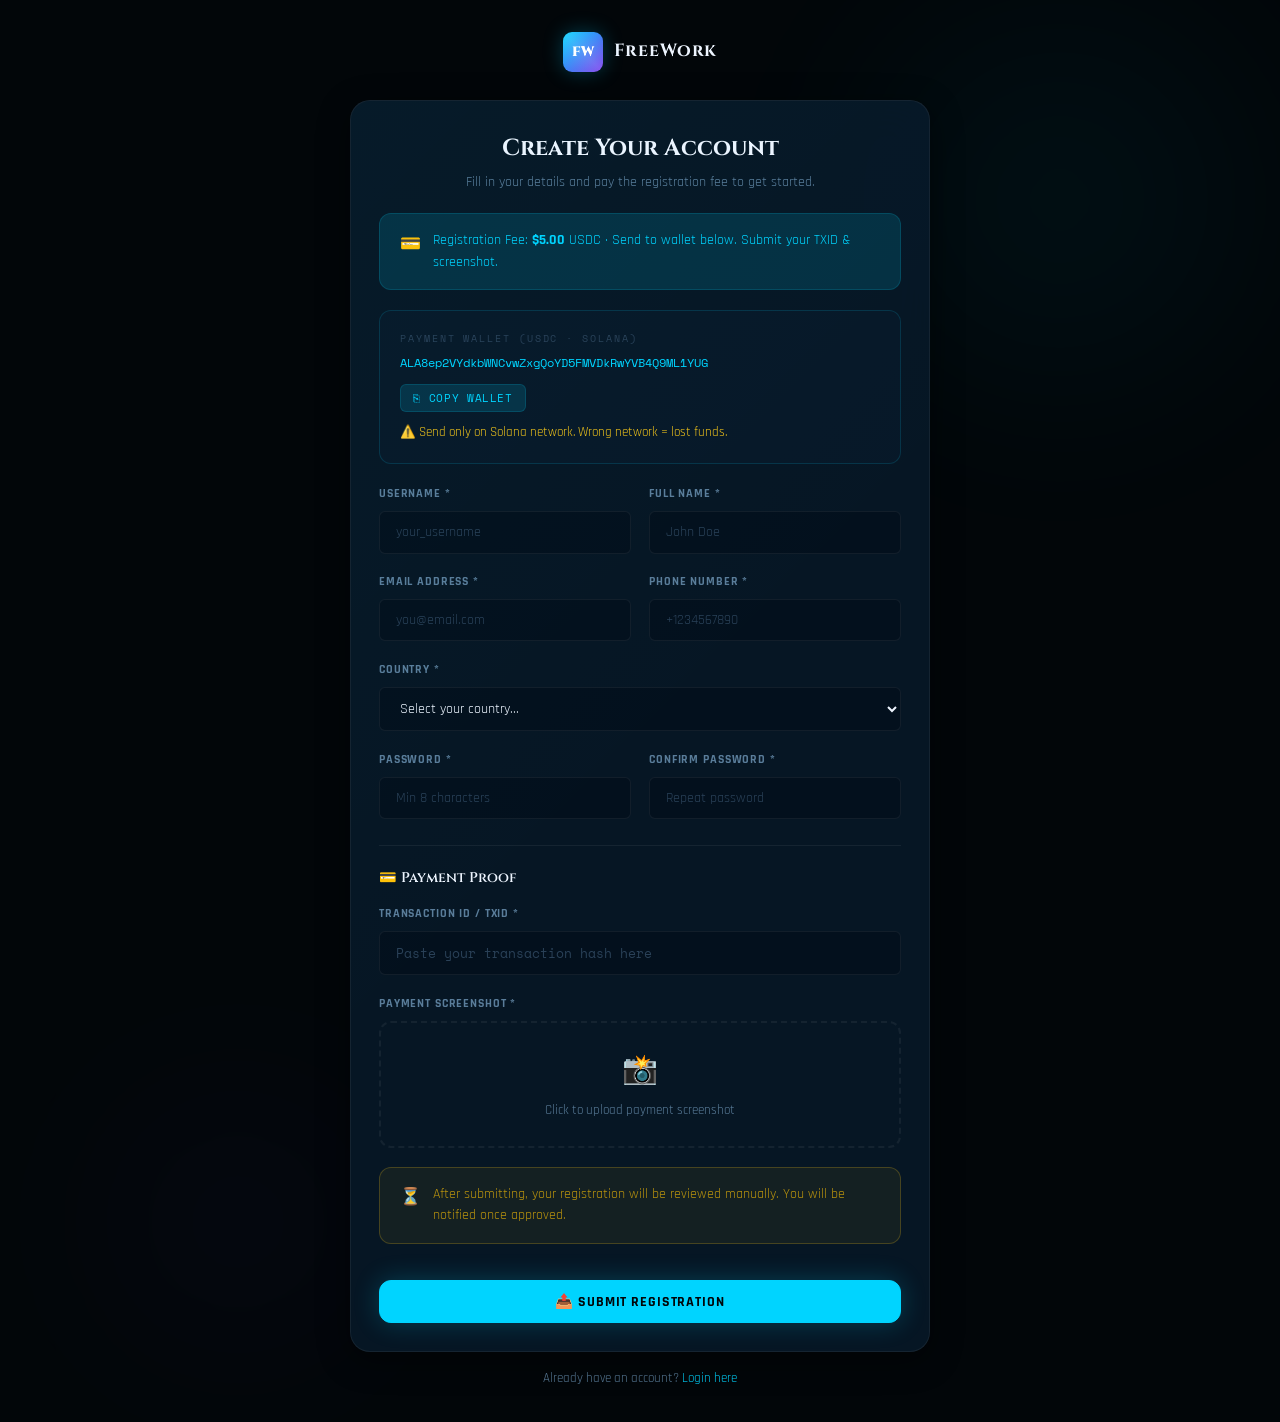
<file: register.html>
<!DOCTYPE html>
<html lang="en">
<head>
<meta charset="UTF-8"/><meta name="viewport" content="width=device-width,initial-scale=1.0"/>
<title>FreeWork — Register</title>
<link rel="stylesheet" href="style.css"/>
</head>
<body style="min-height:100vh;display:flex;align-items:center;justify-content:center;padding:2rem;position:relative;overflow:hidden;background:var(--void)">
<div class="orb orb1" style="opacity:.5"></div><div class="orb orb2" style="opacity:.4"></div>
<div style="width:100%;max-width:580px;position:relative;z-index:1">
  <a class="logo" href="index.html" style="justify-content:center;margin-bottom:1.75rem;text-decoration:none;display:flex;align-items:center;gap:.72rem">
    <div class="logo-mark">FW</div><span class="logo-name">FreeWork</span>
  </a>
  <div class="card card-p">
    <h2 style="font-family:var(--fd);font-size:1.45rem;font-weight:700;color:var(--t1);text-align:center;margin-bottom:.3rem">Create Your Account</h2>
    <p style="font-size:.87rem;color:var(--t3);text-align:center;margin-bottom:.75rem;line-height:1.5">Fill in your details and pay the registration fee to get started.</p>

    <div class="nbar info" id="feeNotice" style="margin-bottom:1.25rem">
      <span class="nbar-ico">💳</span>
      <span>Registration Fee: <strong id="feeAmount">Loading...</strong> USDC · Send to wallet below. Submit your TXID &amp; screenshot.</span>
    </div>

    <div class="wallet-box" style="margin-bottom:1.25rem">
      <div class="wl">Payment Wallet (USDC · Solana)</div>
      <div class="wa" id="payWallet">Loading...</div>
      <button class="copy-btn" id="copyWallet">⎘ Copy Wallet</button>
      <div style="margin-top:.65rem;font-size:.79rem;color:var(--gold)">⚠️ Send only on Solana network. Wrong network = lost funds.</div>
    </div>

    <form id="regForm" autocomplete="off">
      <div class="frow">
        <div class="fg"><label class="flabel">Username *</label><input class="finput" id="username" placeholder="your_username" required/><div class="ferr" id="err-username"></div></div>
        <div class="fg"><label class="flabel">Full Name *</label><input class="finput" id="fullName" placeholder="John Doe" required/></div>
      </div>
      <div class="frow">
        <div class="fg"><label class="flabel">Email Address *</label><input class="finput" type="email" id="email" placeholder="you@email.com" required/><div class="ferr" id="err-email"></div></div>
        <div class="fg"><label class="flabel">Phone Number *</label><input class="finput" id="phone" placeholder="+1234567890" required/><div class="ferr" id="err-phone"></div></div>
      </div>
      <div class="fg"><label class="flabel">Country *</label>
        <select class="fselect" id="country" required>
          <option value="">Select your country...</option>
          <option>United Arab Emirates</option><option>United Kingdom</option><option>United States</option>
          <option>Bangladesh</option><option>Pakistan</option><option>India</option><option>Philippines</option>
          <option>Nigeria</option><option>Ghana</option><option>Kenya</option><option>Indonesia</option>
          <option>Malaysia</option><option>Saudi Arabia</option><option>Other</option>
        </select>
      </div>
      <div class="frow">
        <div class="fg"><label class="flabel">Password *</label><input class="finput" type="password" id="password" placeholder="Min 8 characters" required/></div>
        <div class="fg"><label class="flabel">Confirm Password *</label><input class="finput" type="password" id="confirmPassword" placeholder="Repeat password" required/></div>
      </div>
      <div style="border-top:1px solid var(--b2);padding-top:1.25rem;margin-top:.5rem">
        <div style="font-family:var(--fd);font-size:.88rem;font-weight:600;color:var(--t1);margin-bottom:.9rem">💳 Payment Proof</div>
        <div class="fg"><label class="flabel">Transaction ID / TXID *</label><input class="finput" id="txid" placeholder="Paste your transaction hash here" required style="font-family:var(--fm);font-size:.82rem"/></div>
        <div class="fg"><label class="flabel">Payment Screenshot *</label>
          <div class="fu"><input type="file" id="screenshot" accept="image/*" required/>
            <div class="fu-ico">📸</div><div class="fu-txt">Click to upload payment screenshot</div>
          </div>
          <img id="screenshotPrev" class="fu-preview" alt="Preview"/>
          <div class="ferr" id="err-screenshot"></div>
        </div>
      </div>
      <div class="nbar warn" style="margin-top:.5rem">
        <span class="nbar-ico">⏳</span>
        After submitting, your registration will be reviewed manually. You will be notified once approved.
      </div>
      <button type="submit" class="btn btn-p btn-full" style="margin-top:1rem" id="submitBtn">📤 Submit Registration</button>
    </form>
  </div>
  <div style="text-align:center;margin-top:1rem;font-size:.83rem;color:var(--t3)">Already have an account? <a href="login.html" style="color:var(--cyan)">Login here</a></div>
</div>

<!-- Success Modal -->
<div class="modal" id="successModal">
  <div class="modal-box">
    <div class="modal-bd" style="text-align:center;padding:2.5rem">
      <div style="font-size:3.5rem;margin-bottom:1rem">🎉</div>
      <h3 style="font-family:var(--fd);font-size:1.3rem;font-weight:700;color:var(--t1);margin-bottom:.75rem">Registration Submitted!</h3>
      <p style="font-size:.88rem;color:var(--t3);line-height:1.65;margin-bottom:1.5rem">Your registration has been submitted for review. Our team will verify your payment and approve your account within 24 hours. You will receive a notification once reviewed.</p>
      <a href="login.html" class="btn btn-p">Go to Login →</a>
    </div>
  </div>
</div>

<script src="core.js"></script>
<script>
// Load settings
const s = FW.settings.get();
document.getElementById('feeAmount').textContent = '$' + s.registrationFee;
document.getElementById('payWallet').textContent = s.walletAddress;

// Copy wallet
document.getElementById('copyWallet').addEventListener('click', function() {
  navigator.clipboard.writeText(s.walletAddress).catch(()=>{});
  this.innerHTML = '✓ Copied'; this.classList.add('copied');
  setTimeout(() => { this.innerHTML = '⎘ Copy Wallet'; this.classList.remove('copied'); }, 2000);
});

// Screenshot preview
document.getElementById('screenshot').addEventListener('change', function() {
  const p = document.getElementById('screenshotPrev');
  if (this.files[0]) {
    const r = new FileReader();
    r.onload = e => { p.src = e.target.result; p.style.display = 'block'; };
    r.readAsDataURL(this.files[0]);
  }
});

// Submit
document.getElementById('regForm').addEventListener('submit', function(e) {
  e.preventDefault();
  const btn = document.getElementById('submitBtn');
  btn.textContent = 'Submitting...'; btn.disabled = true;

  const pw = document.getElementById('password').value;
  const cpw = document.getElementById('confirmPassword').value;
  if (pw !== cpw) {
    alert('Passwords do not match.'); btn.textContent = '📤 Submit Registration'; btn.disabled = false; return;
  }
  if (pw.length < 8) {
    alert('Password must be at least 8 characters.'); btn.textContent = '📤 Submit Registration'; btn.disabled = false; return;
  }
  const ss = document.getElementById('screenshot').files[0];
  if (!ss) {
    document.getElementById('err-screenshot').textContent = 'Payment screenshot is required.';
    document.getElementById('err-screenshot').classList.add('show');
    btn.textContent = '📤 Submit Registration'; btn.disabled = false; return;
  }
  // Read screenshot as base64
  const reader = new FileReader();
  reader.onload = function(ev) {
    const result = FW.users.register({
      username: document.getElementById('username').value.trim(),
      fullName: document.getElementById('fullName').value.trim(),
      email: document.getElementById('email').value.trim().toLowerCase(),
      phone: document.getElementById('phone').value.trim(),
      country: document.getElementById('country').value,
      password: pw,
      txid: document.getElementById('txid').value.trim(),
      screenshot: ev.target.result
    });
    if (result.ok) {
      document.getElementById('successModal').classList.add('open');
    } else {
      alert(result.msg);
      btn.textContent = '📤 Submit Registration'; btn.disabled = false;
    }
  };
  reader.readAsDataURL(ss);
});
</script>
</body>
</html>
</file>
<file: style.css>
/* ═══════════════════════════════════════════════════════
   FREEWORK REAL — Global Stylesheet
   ═══════════════════════════════════════════════════════ */
@import url('https://fonts.googleapis.com/css2?family=Cinzel:wght@400;600;700;900&family=Rajdhani:wght@300;400;500;600;700&family=Space+Mono:wght@400;700&display=swap');

:root {
  --void:#020609;--deep:#04101e;--surface:#071828;--card:rgba(7,24,40,0.92);
  --glass:rgba(0,200,255,0.03);--glass-h:rgba(0,200,255,0.07);
  --cyan:#00d4ff;--cyan-d:rgba(0,212,255,0.14);--cyan-g:rgba(0,212,255,0.35);
  --violet:#7c3aed;--violet-d:rgba(124,58,237,0.14);
  --gold:#f5c518;--gold-d:rgba(245,197,24,0.12);
  --green:#00e87a;--green-d:rgba(0,232,122,0.11);
  --red:#ff3557;--red-d:rgba(255,53,87,0.11);--orange:#ff8800;
  --t1:#eef5ff;--t2:#b8d0e8;--t3:#5a7d9a;--t4:#2a4158;
  --b1:rgba(0,212,255,0.15);--b2:rgba(255,255,255,0.06);--b3:rgba(245,197,24,0.22);
  --fd:'Cinzel',Georgia,serif;--fb:'Rajdhani',sans-serif;--fm:'Space Mono',monospace;
  --sh1:0 0 60px rgba(0,212,255,0.1);--sh2:0 25px 70px rgba(0,0,0,0.65);--sh3:0 8px 32px rgba(0,0,0,0.45);
  --r1:6px;--r2:12px;--r3:20px;--tx:0.3s cubic-bezier(.4,0,.2,1);
  /* tier colors */
  --demo:#6b8aa8;--silver:#94a3b8;--gold-tier:#f5c518;--diamond:#a78bfa;
}
*,*::before,*::after{box-sizing:border-box;margin:0;padding:0}
html{scroll-behavior:smooth}
body{font-family:var(--fb);background:var(--void);color:var(--t2);line-height:1.65;overflow-x:hidden;-webkit-font-smoothing:antialiased}
a{color:var(--cyan);text-decoration:none;transition:var(--tx)}
a:hover{color:var(--t1)}
img{max-width:100%;display:block}
button,input,select,textarea{font-family:var(--fb);border:none;outline:none;background:none}
::-webkit-scrollbar{width:4px;height:4px}::-webkit-scrollbar-track{background:var(--deep)}::-webkit-scrollbar-thumb{background:var(--cyan-d);border-radius:4px}

/* Layout */
.wrap{max-width:1200px;margin:0 auto;padding:0 2rem}

/* Typography */
.eyebrow{display:flex;align-items:center;gap:.75rem;font-family:var(--fm);font-size:.66rem;letter-spacing:.3em;text-transform:uppercase;color:var(--cyan);margin-bottom:.75rem}
.eyebrow::before{content:'';width:28px;height:1px;background:var(--cyan)}
.sec-title{font-family:var(--fd);font-size:clamp(1.8rem,3.5vw,2.8rem);font-weight:700;color:var(--t1);line-height:1.1;margin-bottom:.9rem}
.sec-sub{font-size:1rem;color:var(--t3);max-width:560px;line-height:1.7}
.rule{width:50px;height:3px;background:linear-gradient(90deg,var(--cyan),transparent);border-radius:2px;margin:.8rem 0 1.8rem}

/* Badges & Status */
.badge{display:inline-flex;align-items:center;padding:.18em .62em;border-radius:4px;font-size:.69rem;font-weight:700;font-family:var(--fm);letter-spacing:.05em;text-transform:uppercase}
.bg{background:var(--green-d);color:var(--green)}.br{background:var(--red-d);color:var(--red)}
.bgold{background:var(--gold-d);color:var(--gold)}.bc{background:var(--cyan-d);color:var(--cyan)}
.bv{background:var(--violet-d);color:#a78bfa}.bgr{background:rgba(255,255,255,.06);color:var(--t3)}
.bor{background:rgba(255,136,0,.12);color:var(--orange)}

/* Tier badges */
.tier-demo{background:rgba(107,138,168,.15);color:var(--demo);border:1px solid rgba(107,138,168,.25)}
.tier-silver{background:rgba(148,163,184,.12);color:var(--silver);border:1px solid rgba(148,163,184,.25)}
.tier-gold{background:var(--gold-d);color:var(--gold);border:1px solid var(--b3)}
.tier-diamond{background:var(--violet-d);color:var(--diamond);border:1px solid rgba(167,139,250,.25)}

/* Buttons */
.btn{display:inline-flex;align-items:center;gap:.5rem;padding:.72rem 1.7rem;border-radius:var(--r2);font-family:var(--fb);font-size:.9rem;font-weight:700;letter-spacing:.06em;cursor:pointer;transition:var(--tx);border:1px solid transparent;white-space:nowrap;text-transform:uppercase}
.btn-p{background:var(--cyan);color:var(--void);border-color:var(--cyan);box-shadow:0 0 26px rgba(0,212,255,.22)}
.btn-p:hover{background:#18deff;box-shadow:0 0 48px rgba(0,212,255,.5);transform:translateY(-2px);color:var(--void)}
.btn-s{background:transparent;color:var(--cyan);border-color:var(--b1)}
.btn-s:hover{background:var(--cyan-d);border-color:var(--cyan);transform:translateY(-2px)}
.btn-g{background:var(--gold);color:#18100a;border-color:var(--gold)}
.btn-g:hover{background:#ffe040;transform:translateY(-2px);color:#18100a}
.btn-ghost{background:var(--glass);color:var(--t2);border-color:var(--b2)}
.btn-ghost:hover{background:var(--glass-h);border-color:var(--b1);color:var(--t1)}
.btn-sm{padding:.44rem .95rem;font-size:.78rem}
.btn-xs{padding:.27rem .68rem;font-size:.71rem}
.btn-danger{background:var(--red-d);color:var(--red);border-color:rgba(255,53,87,.22)}
.btn-danger:hover{background:var(--red);color:#fff}
.btn-success{background:var(--green-d);color:var(--green);border-color:rgba(0,232,122,.22)}
.btn-success:hover{background:var(--green);color:var(--void)}
.btn-warn{background:var(--gold-d);color:var(--gold);border-color:rgba(245,197,24,.22)}
.btn-warn:hover{background:var(--gold);color:#18100a}
.btn-disabled,.btn[disabled]{opacity:.45;cursor:not-allowed;pointer-events:none}
.btn-locked{background:rgba(255,53,87,.08);color:var(--red);border-color:rgba(255,53,87,.2);cursor:not-allowed}
.btn-locked:hover{transform:none}
.btn-full{width:100%;justify-content:center}

/* Card */
.card{background:var(--card);border:1px solid var(--b2);border-radius:var(--r3);backdrop-filter:blur(20px);-webkit-backdrop-filter:blur(20px);box-shadow:var(--sh3);transition:var(--tx);position:relative;overflow:hidden}
.card::before{content:'';position:absolute;inset:0;background:linear-gradient(135deg,rgba(0,212,255,.025) 0%,transparent 55%);pointer-events:none}
.card:hover{border-color:var(--b1);box-shadow:var(--sh1),var(--sh3)}
.card-p{padding:1.75rem}
.card-sm{padding:1.2rem}

/* Form elements */
.fg{margin-bottom:1.15rem}
.flabel{display:block;font-size:.77rem;font-weight:700;letter-spacing:.07em;text-transform:uppercase;color:var(--t3);margin-bottom:.42rem}
.finput,.fselect,.ftextarea{width:100%;padding:.7rem 1rem;background:rgba(4,16,30,.95);border:1px solid var(--b2);border-radius:var(--r1);color:var(--t1);font-size:.9rem;transition:var(--tx);font-family:var(--fb)}
.finput:focus,.fselect:focus,.ftextarea:focus{border-color:var(--cyan);box-shadow:0 0 0 3px var(--cyan-d);outline:none}
.finput::placeholder,.ftextarea::placeholder{color:var(--t4)}
.ftextarea{resize:vertical;min-height:90px}
.fselect{cursor:pointer}.fselect option{background:var(--surface)}
.fhint{font-size:.72rem;color:var(--t4);margin-top:.28rem}
.frow{display:grid;grid-template-columns:1fr 1fr;gap:1.15rem}
.ferr{font-size:.78rem;color:var(--red);margin-top:.28rem;display:none}
.ferr.show{display:block}

/* File upload */
.fu{border:2px dashed var(--b2);border-radius:var(--r2);padding:1.5rem;text-align:center;cursor:pointer;transition:var(--tx);position:relative;overflow:hidden}
.fu:hover{border-color:var(--cyan);background:var(--cyan-d)}
.fu input[type=file]{position:absolute;inset:0;opacity:0;cursor:pointer}
.fu-ico{font-size:1.8rem;margin-bottom:.38rem}
.fu-txt{font-size:.83rem;color:var(--t3)}
.fu-preview{max-width:100%;max-height:160px;object-fit:contain;border-radius:var(--r1);margin-top:.75rem;display:none}

/* NAV (public) */
.nav{position:fixed;top:0;left:0;right:0;z-index:1000;padding:1rem 0;transition:var(--tx)}
.nav.scrolled{background:rgba(2,6,9,.93);backdrop-filter:blur(18px);border-bottom:1px solid var(--b2);padding:.55rem 0}
.nav-inner{max-width:1360px;margin:0 auto;padding:0 2rem;display:flex;align-items:center;gap:1.5rem}
.logo{display:flex;align-items:center;gap:.72rem;text-decoration:none;flex-shrink:0}
.logo-mark{width:40px;height:40px;background:linear-gradient(135deg,var(--cyan),var(--violet));border-radius:9px;display:flex;align-items:center;justify-content:center;font-family:var(--fd);font-size:.85rem;font-weight:900;color:#fff;box-shadow:0 0 20px rgba(0,212,255,.26);overflow:hidden;position:relative}
.logo-mark::after{content:'';position:absolute;top:-50%;left:-50%;width:200%;height:200%;background:linear-gradient(45deg,transparent 30%,rgba(255,255,255,.12) 50%,transparent 70%);animation:shine 3s infinite}
@keyframes shine{0%{transform:translateX(-100%) rotate(45deg)}100%{transform:translateX(100%) rotate(45deg)}}
.logo-name{font-family:var(--fd);font-size:1.1rem;font-weight:700;color:var(--t1);letter-spacing:.05em}
.nav-links{display:flex;align-items:center;gap:.15rem;margin-left:auto;list-style:none}
.nav-links a{padding:.44rem .85rem;color:var(--t3);font-size:.82rem;font-weight:600;letter-spacing:.05em;text-transform:uppercase;border-radius:var(--r1);transition:var(--tx)}
.nav-links a:hover{color:var(--cyan);background:var(--cyan-d)}
.nav-cta{margin-left:.75rem;display:flex;gap:.5rem}
.nav-ham{display:none;flex-direction:column;gap:5px;cursor:pointer;padding:.5rem;margin-left:auto}
.nav-ham span{width:24px;height:2px;background:var(--t2);border-radius:2px}

/* HERO */
.hero{min-height:100vh;display:flex;align-items:center;position:relative;overflow:hidden;padding:8rem 0 5rem}
.hero-bg{position:absolute;inset:0;background-image:linear-gradient(rgba(0,212,255,.036) 1px,transparent 1px),linear-gradient(90deg,rgba(0,212,255,.036) 1px,transparent 1px);background-size:60px 60px;animation:gdrift 22s linear infinite}
@keyframes gdrift{0%{transform:translateY(0)}100%{transform:translateY(60px)}}
.orb{position:absolute;border-radius:50%;filter:blur(90px);pointer-events:none}
.orb1{width:560px;height:560px;background:radial-gradient(circle,rgba(0,212,255,.13),transparent 70%);top:-80px;right:-60px;animation:ofloat 9s ease-in-out infinite}
.orb2{width:400px;height:400px;background:radial-gradient(circle,rgba(124,58,237,.12),transparent 70%);bottom:0;left:3%;animation:ofloat 11s ease-in-out infinite reverse}
@keyframes ofloat{0%,100%{transform:translateY(0) scale(1)}50%{transform:translateY(-26px) scale(1.04)}}
.hero-inner{max-width:1200px;margin:0 auto;padding:0 2rem;position:relative;z-index:1;max-width:700px}
.hero-tag{display:inline-flex;align-items:center;gap:.5rem;padding:.3rem 1rem;background:var(--cyan-d);border:1px solid var(--b1);border-radius:50px;font-family:var(--fm);font-size:.66rem;color:var(--cyan);letter-spacing:.18em;text-transform:uppercase;margin-bottom:1.35rem}
.hero-tag::before{content:'';width:6px;height:6px;background:var(--cyan);border-radius:50%;animation:blink 2s infinite}
@keyframes blink{0%,100%{opacity:1;transform:scale(1)}50%{opacity:.3;transform:scale(.7)}}
.hero-h1{font-family:var(--fd);font-size:clamp(2.2rem,5vw,4rem);font-weight:700;color:var(--t1);line-height:1.08;margin-bottom:1.35rem}
.hero-h1 span{background:linear-gradient(92deg,var(--cyan),var(--violet));-webkit-background-clip:text;-webkit-text-fill-color:transparent;background-clip:text}
.hero-sub{font-size:1.05rem;color:var(--t3);max-width:520px;margin-bottom:2.3rem;line-height:1.75}
.hero-btns{display:flex;gap:1rem;flex-wrap:wrap}
.hero-stats{display:flex;gap:2rem;margin-top:3rem;flex-wrap:wrap}
.h-stat{text-align:center}
.h-stat-val{font-family:var(--fd);font-size:1.6rem;font-weight:700;color:var(--cyan)}
.h-stat-lbl{font-size:.78rem;color:var(--t3);text-transform:uppercase;letter-spacing:.08em}

/* Sections */
.sec{padding:5.5rem 0;position:relative}
.sec-alt{background:linear-gradient(180deg,transparent,rgba(0,212,255,.018),transparent)}

/* How It Works */
.how-grid{display:grid;grid-template-columns:repeat(4,1fr);gap:1.35rem;margin-top:2.5rem}
.how-card{padding:1.75rem 1.35rem;text-align:center}
.how-num{font-family:var(--fd);font-size:2.8rem;font-weight:900;background:linear-gradient(180deg,var(--cyan),transparent);-webkit-background-clip:text;-webkit-text-fill-color:transparent;background-clip:text;line-height:1;margin-bottom:.38rem}
.how-ico{font-size:1.7rem;margin-bottom:.8rem}
.how-t{font-family:var(--fd);font-size:.88rem;font-weight:600;color:var(--t1);margin-bottom:.42rem}
.how-d{font-size:.83rem;color:var(--t3);line-height:1.6}

/* Tier Cards */
.tier-grid{display:grid;grid-template-columns:repeat(4,1fr);gap:1.35rem;margin-top:2.5rem}
.tier-card{padding:1.75rem;text-align:center;cursor:default}
.tier-ico{font-size:2.5rem;margin-bottom:.75rem}
.tier-name{font-family:var(--fd);font-size:1rem;font-weight:700;color:var(--t1);margin-bottom:.35rem}
.tier-desc{font-size:.82rem;color:var(--t3);margin-bottom:1rem;line-height:1.5}
.tier-reward{font-family:var(--fm);font-size:.85rem;color:var(--gold)}

/* Notice/Alert bars */
.nbar{display:flex;gap:.72rem;align-items:flex-start;padding:1rem 1.25rem;border-radius:var(--r2);font-size:.85rem;line-height:1.6;margin:1.25rem 0}
.nbar.warn{background:rgba(245,197,24,.06);border:1px solid var(--b3);color:#b8920e}
.nbar.danger{background:var(--red-d);border:1px solid rgba(255,53,87,.22);color:#cc2240}
.nbar.info{background:var(--cyan-d);border:1px solid var(--b1);color:var(--cyan)}
.nbar.success{background:var(--green-d);border:1px solid rgba(0,232,122,.22);color:var(--green)}
.nbar-ico{font-size:1.05rem;flex-shrink:0;margin-top:.05rem}

/* Locked Withdraw Banner */
.wd-locked{background:linear-gradient(135deg,rgba(255,53,87,.08),rgba(255,136,0,.06));border:1px solid rgba(255,53,87,.2);border-radius:var(--r2);padding:1.5rem;text-align:center}
.wd-locked-ico{font-size:2.5rem;margin-bottom:.75rem}
.wd-locked-t{font-family:var(--fd);font-size:1rem;font-weight:700;color:var(--red);margin-bottom:.5rem}
.wd-locked-msg{font-size:.88rem;color:var(--t3);line-height:1.6;max-width:420px;margin:0 auto}

/* Progress bar */
.pb-wrap{margin:1rem 0}
.pb-lbl{display:flex;justify-content:space-between;font-size:.77rem;color:var(--t3);margin-bottom:.42rem}
.pb-track{height:8px;background:var(--surface);border-radius:4px;overflow:hidden}
.pb-fill{height:100%;background:linear-gradient(90deg,var(--cyan),var(--violet));border-radius:4px;transition:width 1s ease}
.pb-fill.gold{background:linear-gradient(90deg,var(--gold),var(--orange))}
.pb-fill.green{background:linear-gradient(90deg,var(--green),var(--cyan))}

/* Copy btn */
.copy-btn{display:inline-flex;align-items:center;gap:.4rem;padding:.3rem .78rem;background:var(--cyan-d);border:1px solid var(--b1);border-radius:var(--r1);color:var(--cyan);font-family:var(--fm);font-size:.66rem;cursor:pointer;transition:var(--tx);text-transform:uppercase;letter-spacing:.06em}
.copy-btn:hover{background:var(--cyan);color:var(--void)}
.copy-btn.copied{background:var(--green-d);border-color:rgba(0,232,122,.3);color:var(--green)}

/* Auth pages */
.auth-page{min-height:100vh;display:flex;align-items:center;justify-content:center;padding:2rem;position:relative;overflow:hidden}
.auth-box{width:100%;max-width:480px;position:relative;z-index:1}
.auth-logo{display:flex;align-items:center;gap:.72rem;text-decoration:none;justify-content:center;margin-bottom:2rem}
.auth-card{padding:2.25rem}
.auth-title{font-family:var(--fd);font-size:1.5rem;font-weight:700;color:var(--t1);margin-bottom:.35rem;text-align:center}
.auth-sub{font-size:.88rem;color:var(--t3);text-align:center;margin-bottom:1.75rem;line-height:1.55}
.auth-footer{text-align:center;margin-top:1.25rem;font-size:.83rem;color:var(--t3)}
.auth-footer a{color:var(--cyan)}

/* Toast */
.toast-wrap{position:fixed;top:1.35rem;right:1.35rem;z-index:9999;display:flex;flex-direction:column;gap:.42rem}
.toast{min-width:265px;max-width:345px;padding:.78rem 1.15rem;background:var(--surface);border:1px solid var(--b2);border-radius:var(--r2);font-size:.83rem;color:var(--t2);display:flex;align-items:center;gap:.68rem;box-shadow:var(--sh3);animation:tin .3s cubic-bezier(.4,0,.2,1) forwards}
.toast.success{border-color:rgba(0,232,122,.25)}.toast.error{border-color:rgba(255,53,87,.25)}.toast.warning{border-color:var(--b3)}
@keyframes tin{from{opacity:0;transform:translateX(36px)}to{opacity:1;transform:translateX(0)}}
@keyframes tout{from{opacity:1;transform:translateX(0)}to{opacity:0;transform:translateX(36px)}}
.toast.hiding{animation:tout .27s forwards}

/* Modal */
.modal{position:fixed;inset:0;background:rgba(2,6,9,.88);backdrop-filter:blur(8px);z-index:2000;display:flex;align-items:center;justify-content:center;padding:1.5rem;opacity:0;pointer-events:none;transition:opacity .3s ease}
.modal.open{opacity:1;pointer-events:auto}
.modal-box{background:var(--surface);border:1px solid var(--b1);border-radius:var(--r3);max-width:560px;width:100%;max-height:88vh;overflow-y:auto;box-shadow:var(--sh2),var(--sh1);transform:scale(.95);transition:transform .3s ease}
.modal.open .modal-box{transform:scale(1)}
.modal-hd{display:flex;align-items:center;justify-content:space-between;padding:1.25rem 1.5rem;border-bottom:1px solid var(--b2)}
.modal-hd-t{font-family:var(--fd);font-size:1rem;font-weight:700;color:var(--t1)}
.modal-x{width:30px;height:30px;background:var(--glass);border:1px solid var(--b2);border-radius:50%;display:flex;align-items:center;justify-content:center;cursor:pointer;color:var(--t3);font-size:.9rem;transition:var(--tx)}
.modal-x:hover{background:var(--red-d);color:var(--red);border-color:rgba(255,53,87,.3)}
.modal-bd{padding:1.5rem}

/* Reveal animation */
.reveal{opacity:0;transform:translateY(32px);transition:opacity .75s cubic-bezier(.4,0,.2,1),transform .75s cubic-bezier(.4,0,.2,1)}
.reveal.vis{opacity:1;transform:translateY(0)}
.d1{transition-delay:.1s}.d2{transition-delay:.2s}.d3{transition-delay:.3s}.d4{transition-delay:.4s}

/* Footer */
.footer{border-top:1px solid var(--b2);padding:2.5rem 0}
.footer-in{max-width:1200px;margin:0 auto;padding:0 2rem;display:flex;align-items:center;justify-content:space-between;flex-wrap:wrap;gap:1.5rem}
.footer-links{display:flex;gap:1.25rem;flex-wrap:wrap;list-style:none}
.footer-links a{font-size:.79rem;color:var(--t3);text-transform:uppercase;letter-spacing:.05em}
.footer-links a:hover{color:var(--cyan)}
.footer-copy{font-size:.73rem;color:var(--t4);font-family:var(--fm)}

/* ═══ WORKER PLATFORM ═══ */
.platform{display:flex;min-height:100vh}

/* Sidebar */
.wl-sb{width:240px;height:100vh;position:fixed;left:0;top:0;background:var(--deep);border-right:1px solid var(--b2);display:flex;flex-direction:column;z-index:200;transition:transform var(--tx);overflow-y:auto}
.wl-sb-head{padding:1.25rem;border-bottom:1px solid var(--b2)}
.wl-sb-menu{list-style:none;padding:.75rem .62rem;flex:1}
.wl-sb-menu li{margin-bottom:.16rem}
.wl-sb-menu a{display:flex;align-items:center;gap:.65rem;padding:.68rem .9rem;border-radius:var(--r1);color:var(--t3);font-size:.82rem;font-weight:600;text-transform:uppercase;letter-spacing:.04em;transition:var(--tx);cursor:pointer;text-decoration:none;position:relative}
.wl-sb-menu a:hover{background:var(--glass-h);color:var(--t1)}
.wl-sb-menu a.active{background:var(--cyan-d);color:var(--cyan);border:1px solid var(--b1)}
.wl-sb-menu a.locked-menu{color:var(--t4);cursor:not-allowed}
.wl-sb-menu a.locked-menu:hover{background:transparent;color:var(--t4)}
.sb-ico{font-size:.9rem;width:18px;text-align:center}
.sb-notif{position:absolute;right:.75rem;top:50%;transform:translateY(-50%);background:var(--red);color:#fff;font-size:.55rem;padding:.1em .46em;border-radius:10px;font-family:var(--fm)}
.sb-lock{margin-left:auto;font-size:.7rem;color:var(--red);opacity:.6}
.wl-sb-foot{padding:.75rem;border-top:1px solid var(--b2)}
.wl-sb-foot a{display:flex;align-items:center;gap:.5rem;font-size:.76rem;color:var(--t4);padding:.4rem;text-decoration:none;transition:var(--tx)}
.wl-sb-foot a:hover{color:var(--red)}
.wl-overlay{display:none;position:fixed;inset:0;background:rgba(2,6,9,.75);z-index:199}
.wl-overlay.show{display:block}

/* Worker main area */
.wl-main{margin-left:240px;flex:1;display:flex;flex-direction:column;min-height:100vh}
.wl-topbar{height:60px;background:var(--deep);border-bottom:1px solid var(--b2);display:flex;align-items:center;padding:0 1.75rem;gap:1rem;position:sticky;top:0;z-index:100}
.wl-ham{display:none;flex-direction:column;gap:4px;cursor:pointer;padding:.5rem}
.wl-ham span{width:20px;height:2px;background:var(--t2);border-radius:2px}
.wl-tb-title{font-family:var(--fd);font-size:.95rem;font-weight:600;color:var(--t1)}
.wl-tb-right{margin-left:auto;display:flex;align-items:center;gap:.85rem}
.wl-bell{position:relative;cursor:pointer;font-size:1.1rem;color:var(--t3);transition:var(--tx)}
.wl-bell:hover{color:var(--cyan)}
.wl-bell-dot{position:absolute;top:0;right:0;width:7px;height:7px;background:var(--red);border-radius:50%;border:2px solid var(--deep)}
.wl-av{width:34px;height:34px;background:linear-gradient(135deg,var(--cyan),var(--violet));border-radius:50%;display:flex;align-items:center;justify-content:center;font-size:.7rem;font-weight:700;color:#fff;font-family:var(--fd);cursor:pointer}
.wl-content{flex:1;padding:1.75rem}
.wl-sec{display:none}
.wl-sec.active{display:block;animation:sfade .3s ease}
@keyframes sfade{from{opacity:0;transform:translateY(8px)}to{opacity:1;transform:translateY(0)}}

/* Stats row */
.stats-row{display:grid;grid-template-columns:repeat(4,1fr);gap:1rem;margin-bottom:1.5rem}
.stat-c{padding:1.15rem}
.stat-lbl{font-family:var(--fm);font-size:.6rem;letter-spacing:.15em;text-transform:uppercase;color:var(--t4);margin-bottom:.5rem}
.stat-val{font-family:var(--fd);font-size:1.7rem;font-weight:700;color:var(--t1);line-height:1}
.stat-sub{font-size:.72rem;color:var(--t3);margin-top:.2rem}

/* Task card */
.task-grid{display:grid;grid-template-columns:repeat(2,1fr);gap:1rem;margin-top:1rem}
.task-card{padding:1.35rem;cursor:pointer;transition:var(--tx)}
.task-card:hover{transform:translateY(-3px)}
.tc-header{display:flex;align-items:flex-start;justify-content:space-between;gap:.75rem;margin-bottom:.75rem}
.tc-title{font-family:var(--fd);font-size:.95rem;font-weight:600;color:var(--t1)}
.tc-reward{font-family:var(--fd);font-size:1.15rem;font-weight:700;color:var(--gold);white-space:nowrap}
.tc-desc{font-size:.82rem;color:var(--t3);line-height:1.55;margin-bottom:.88rem}
.tc-footer{display:flex;align-items:center;justify-content:space-between;flex-wrap:wrap;gap:.5rem}
.tc-meta{display:flex;gap:.5rem;flex-wrap:wrap}

/* History table */
.hist-table{width:100%;border-collapse:collapse;font-size:.83rem;margin-top:1rem}
.hist-table th{padding:.72rem .88rem;text-align:left;font-family:var(--fm);font-size:.59rem;letter-spacing:.12em;text-transform:uppercase;color:var(--t4);background:var(--surface);border-bottom:1px solid var(--b2)}
.hist-table td{padding:.72rem .88rem;border-bottom:1px solid var(--b2);color:var(--t2);vertical-align:middle}
.hist-table tr:last-child td{border-bottom:none}
.hist-table tr:hover td{background:var(--glass)}
.mono{font-family:var(--fm);font-size:.73rem;color:var(--cyan)}

/* Section headers */
.sec-hd{display:flex;align-items:center;justify-content:space-between;margin-bottom:1.25rem;flex-wrap:wrap;gap:.75rem}
.sec-hd-t{font-family:var(--fd);font-size:1.2rem;font-weight:700;color:var(--t1)}
.sec-hd-s{font-size:.82rem;color:var(--t3);margin-top:.15rem}

/* Notification items */
.notif-item{display:flex;gap:1rem;padding:1rem;border-bottom:1px solid var(--b2);transition:var(--tx);cursor:pointer}
.notif-item:last-child{border-bottom:none}
.notif-item:hover{background:var(--glass)}
.notif-item.unread{background:rgba(0,212,255,.03);border-left:3px solid var(--cyan)}
.notif-ico{font-size:1.35rem;flex-shrink:0;margin-top:.1rem}
.notif-t{font-weight:600;color:var(--t1);font-size:.88rem;margin-bottom:.22rem}
.notif-msg{font-size:.8rem;color:var(--t3);line-height:1.5}
.notif-time{font-size:.7rem;color:var(--t4);margin-top:.25rem;font-family:var(--fm)}

/* Wallet display */
.wallet-box{padding:1.25rem;background:var(--surface);border:1px solid var(--b1);border-radius:var(--r2);margin:1rem 0}
.wl{font-family:var(--fm);font-size:.6rem;letter-spacing:.2em;color:var(--t4);text-transform:uppercase;margin-bottom:.38rem}
.wa{font-family:var(--fm);font-size:.78rem;color:var(--cyan);word-break:break-all;margin-bottom:.65rem}

/* Balance cards */
.bal-cards{display:grid;grid-template-columns:repeat(3,1fr);gap:1rem;margin-bottom:1.5rem}
.bal-c{padding:1.25rem;text-align:center}
.bal-lbl{font-family:var(--fm);font-size:.59rem;letter-spacing:.15em;text-transform:uppercase;color:var(--t4);margin-bottom:.5rem}
.bal-val{font-family:var(--fd);font-size:1.6rem;font-weight:700;line-height:1}

/* Responsive */
@media(max-width:900px){
  .how-grid{grid-template-columns:repeat(2,1fr)}
  .tier-grid{grid-template-columns:repeat(2,1fr)}
  .stats-row{grid-template-columns:repeat(2,1fr)}
  .task-grid{grid-template-columns:1fr}
  .bal-cards{grid-template-columns:repeat(2,1fr)}
  .frow{grid-template-columns:1fr}
}
@media(max-width:768px){
  .nav-links,.nav-cta{display:none}
  .nav-ham{display:flex}
  .wl-sb{transform:translateX(-100%);box-shadow:var(--sh2)}
  .wl-sb.open{transform:translateX(0)}
  .wl-main{margin-left:0}
  .wl-ham{display:flex}
  .how-grid{grid-template-columns:1fr}
  .tier-grid{grid-template-columns:1fr 1fr}
}
@media(max-width:480px){
  .stats-row{grid-template-columns:1fr 1fr}
  .bal-cards{grid-template-columns:1fr}
  .hero-h1{font-size:2rem}
  .sec-title{font-size:1.7rem}
  .btn{font-size:.79rem;padding:.6rem 1.15rem}
  .wrap{padding:0 1rem}
}
</file>
